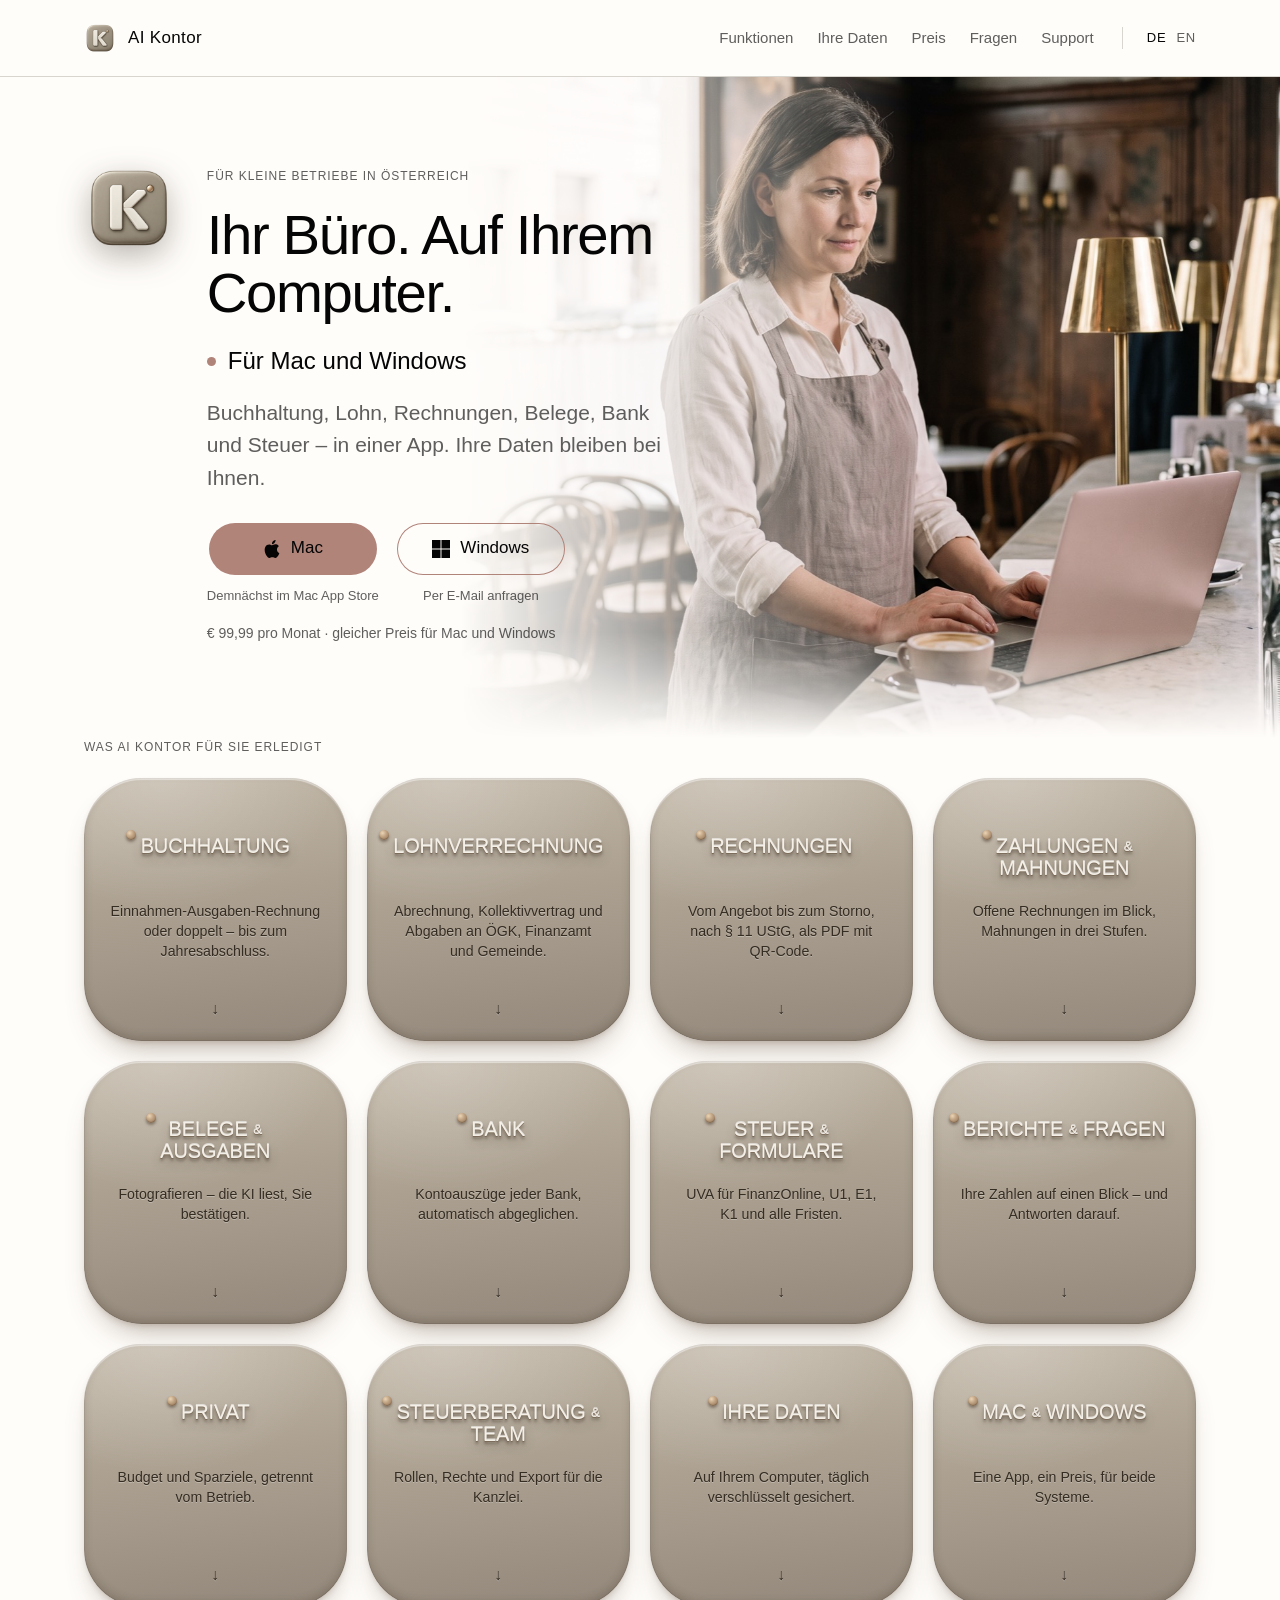
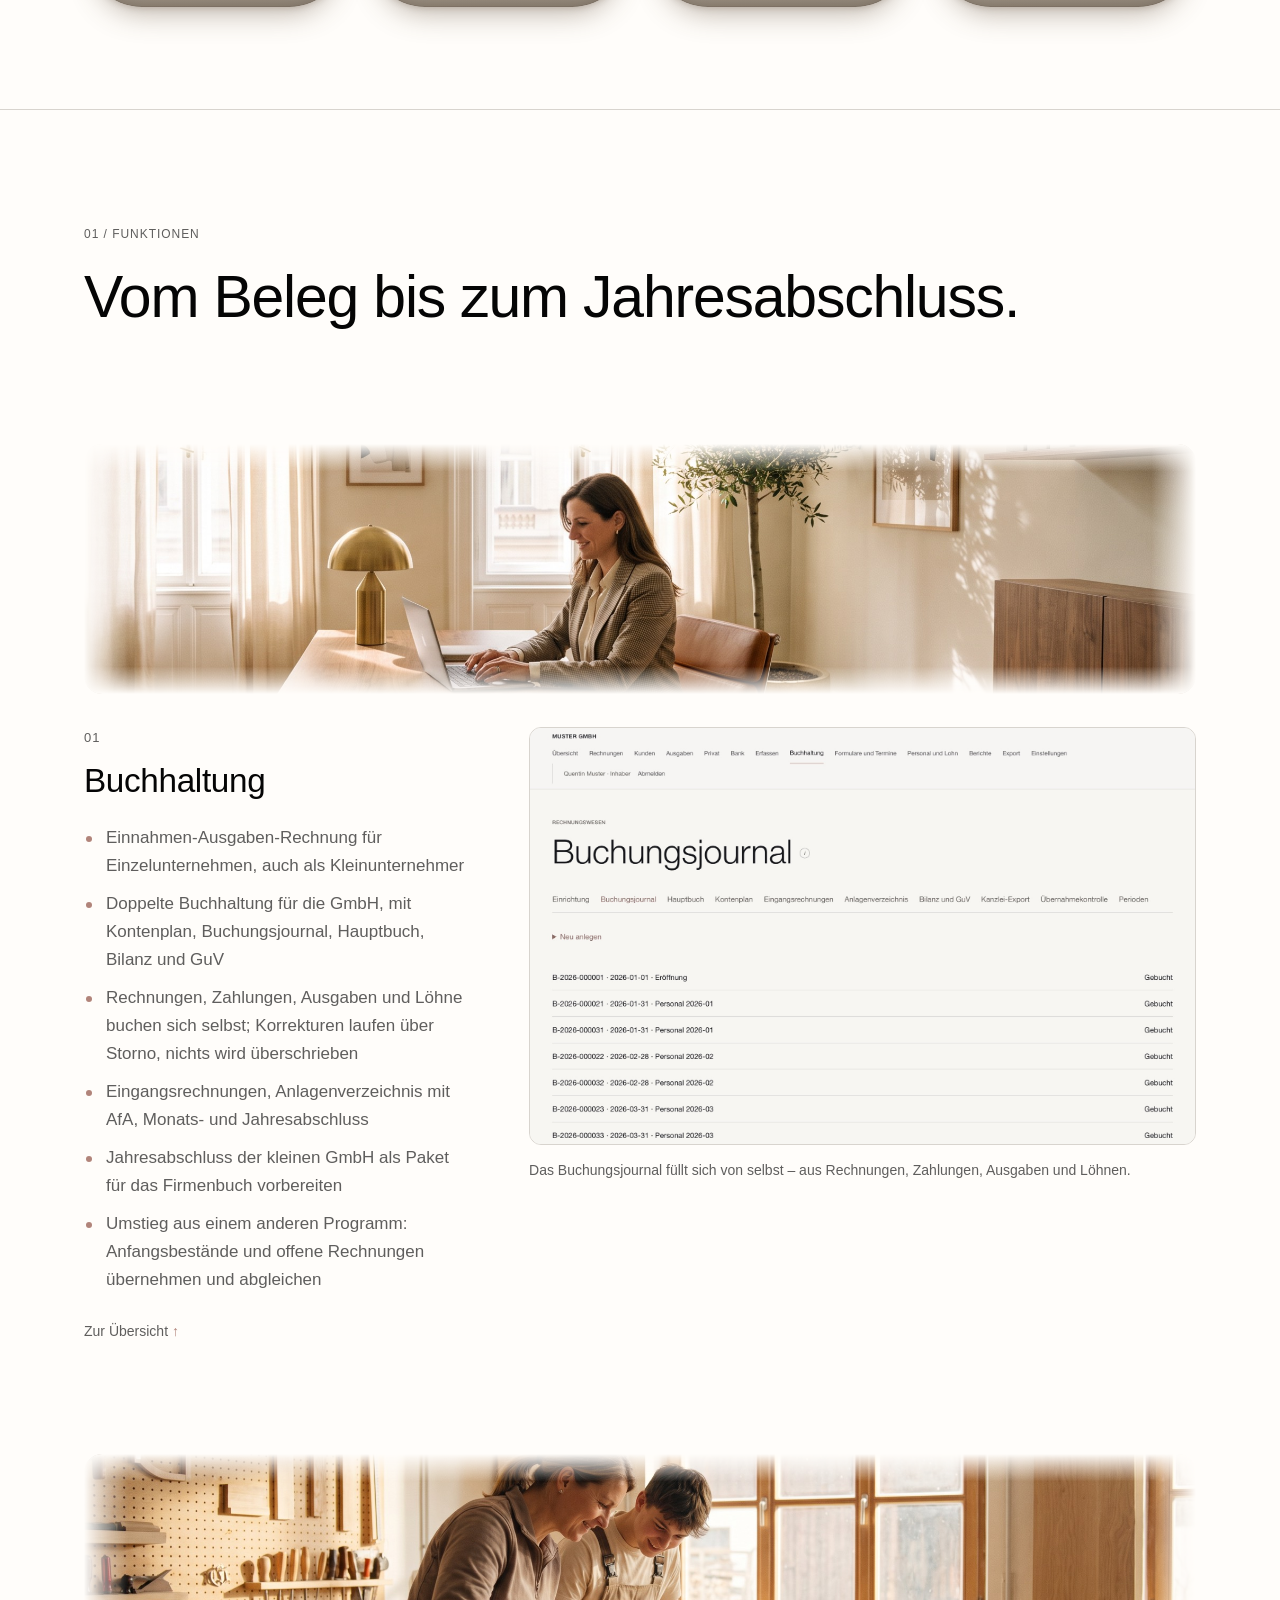
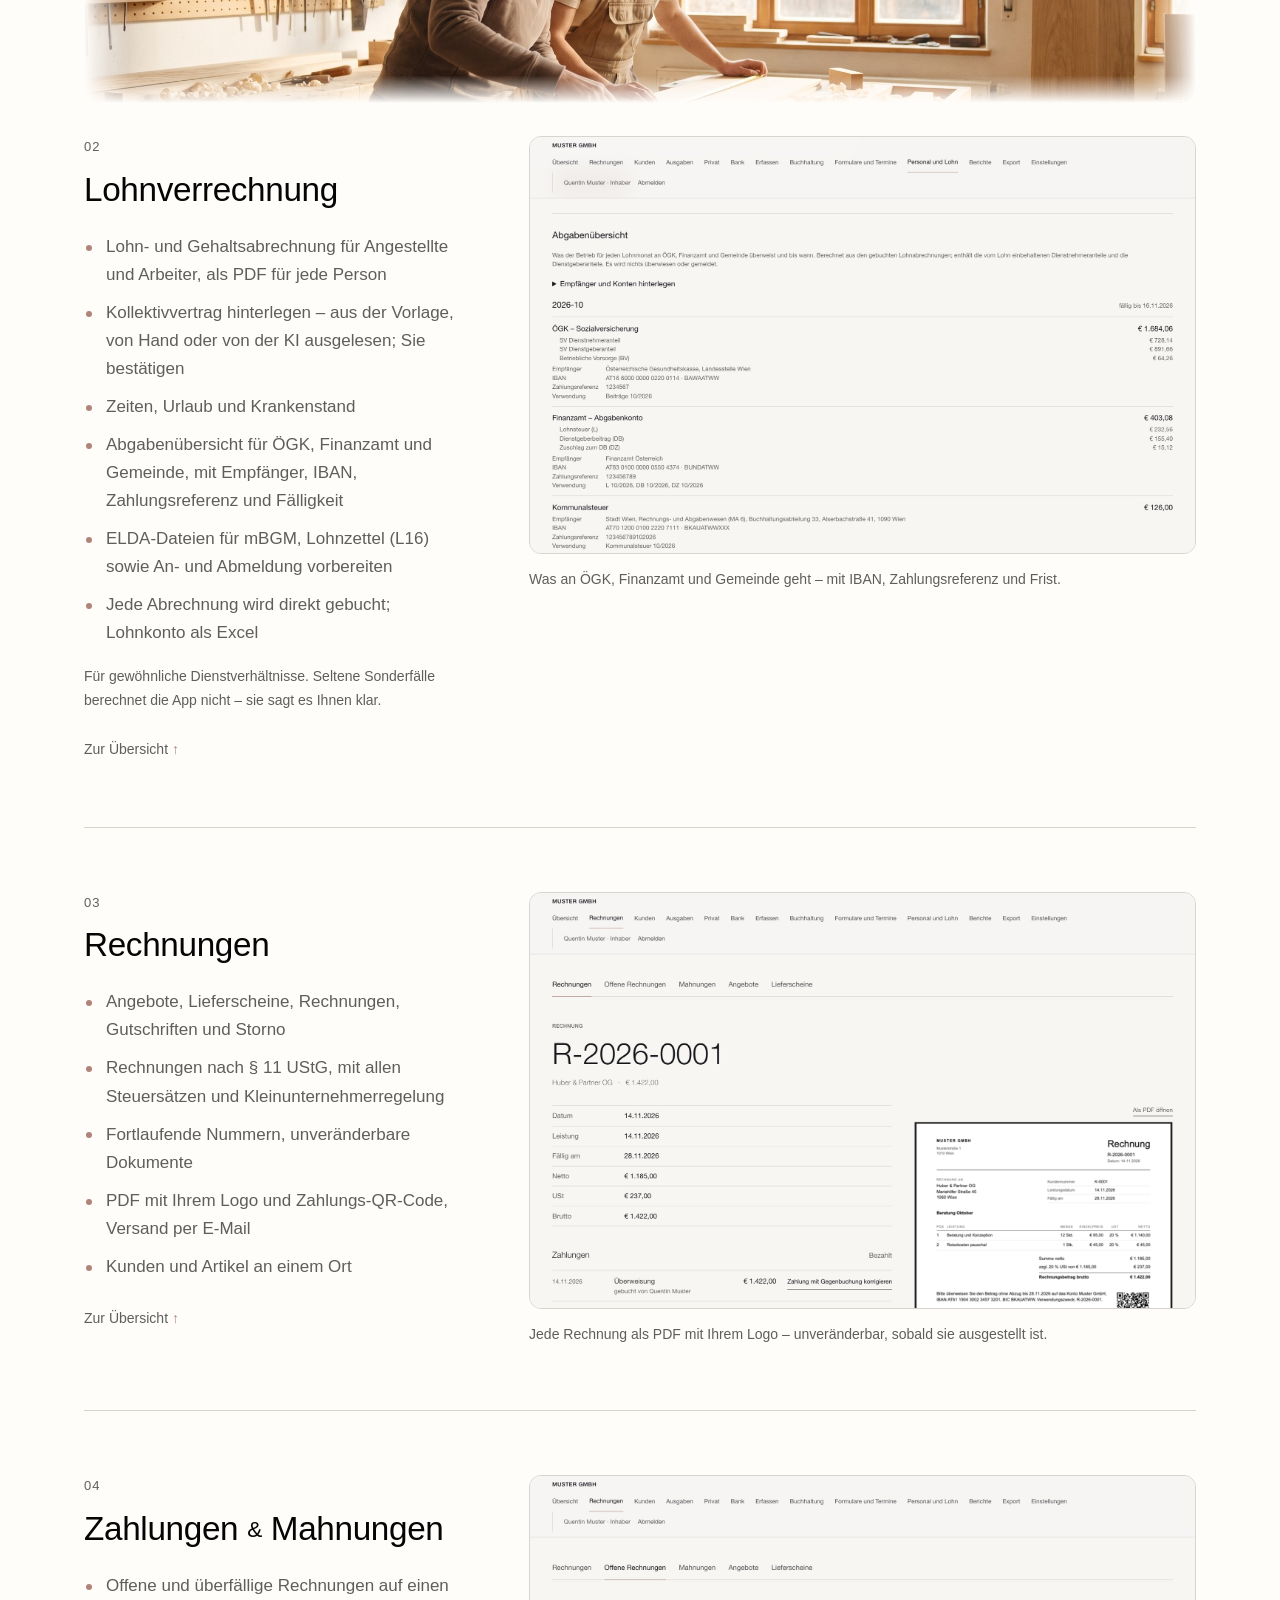
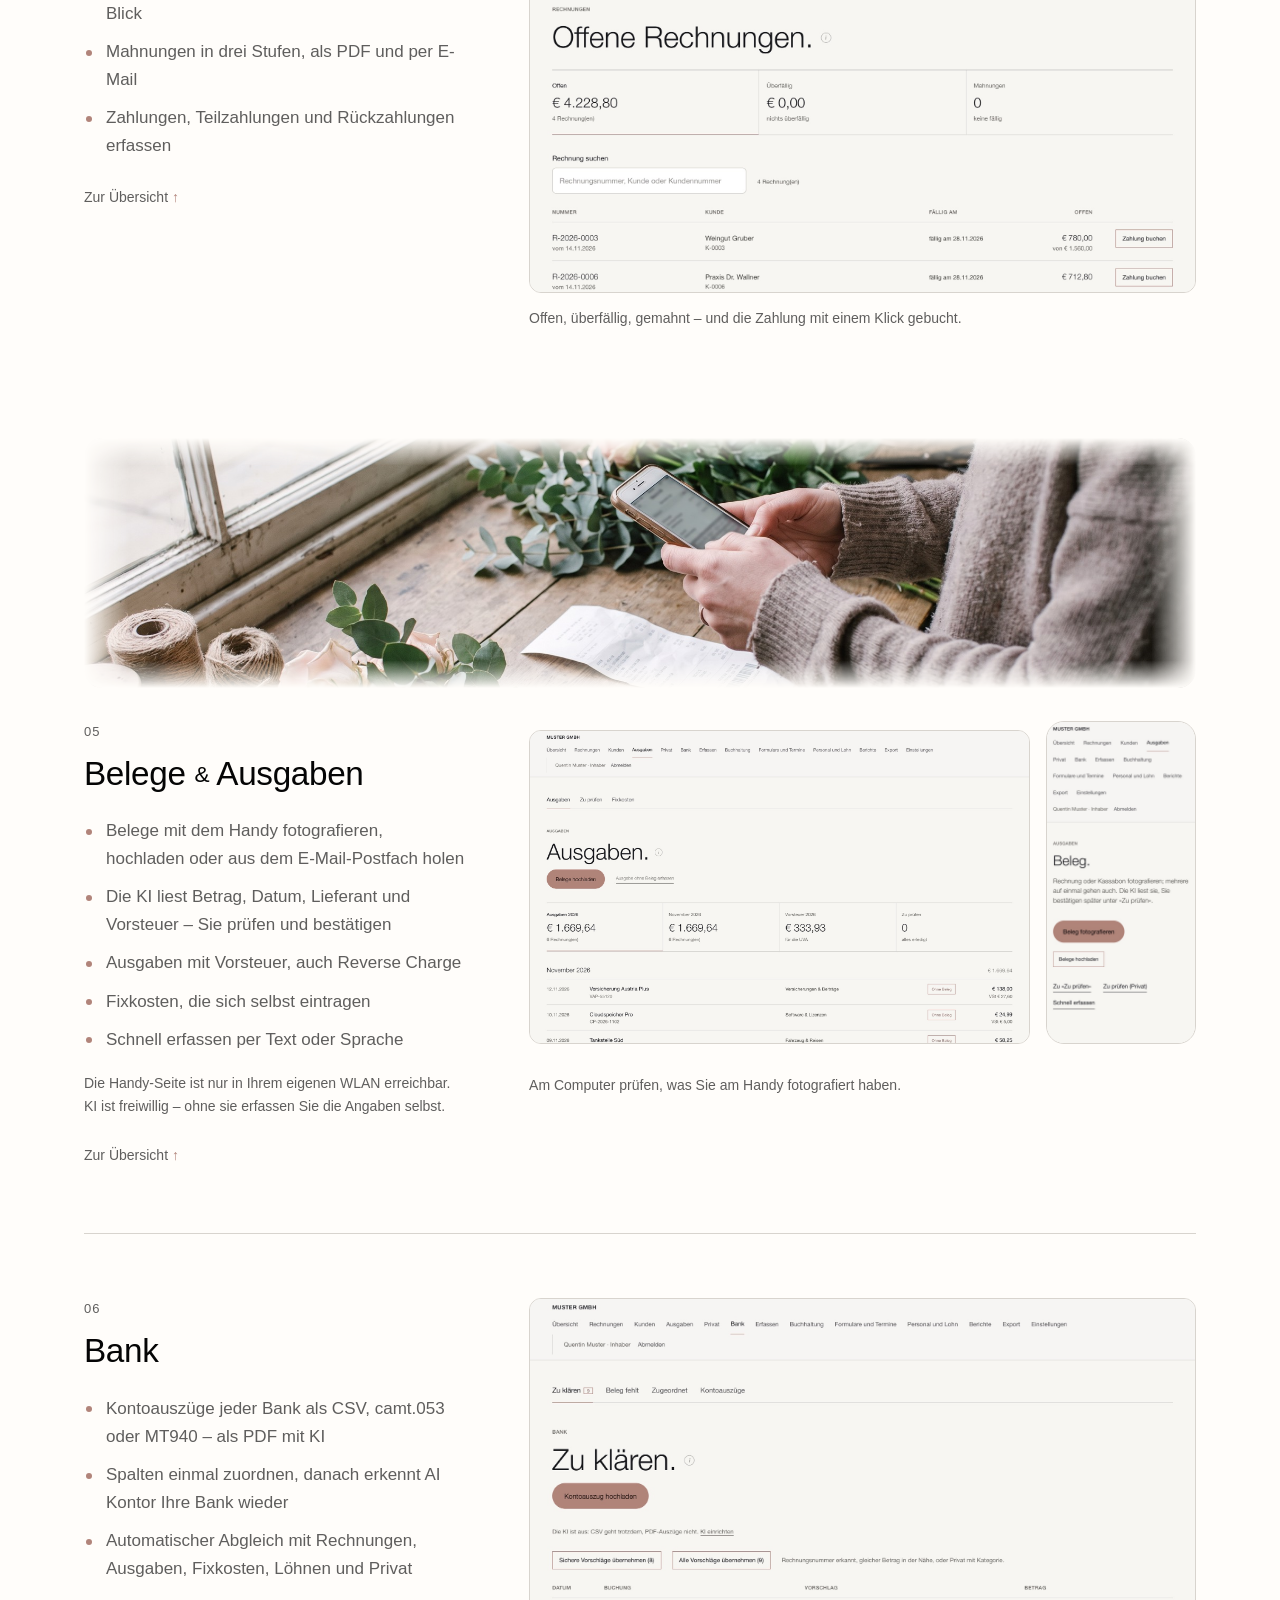
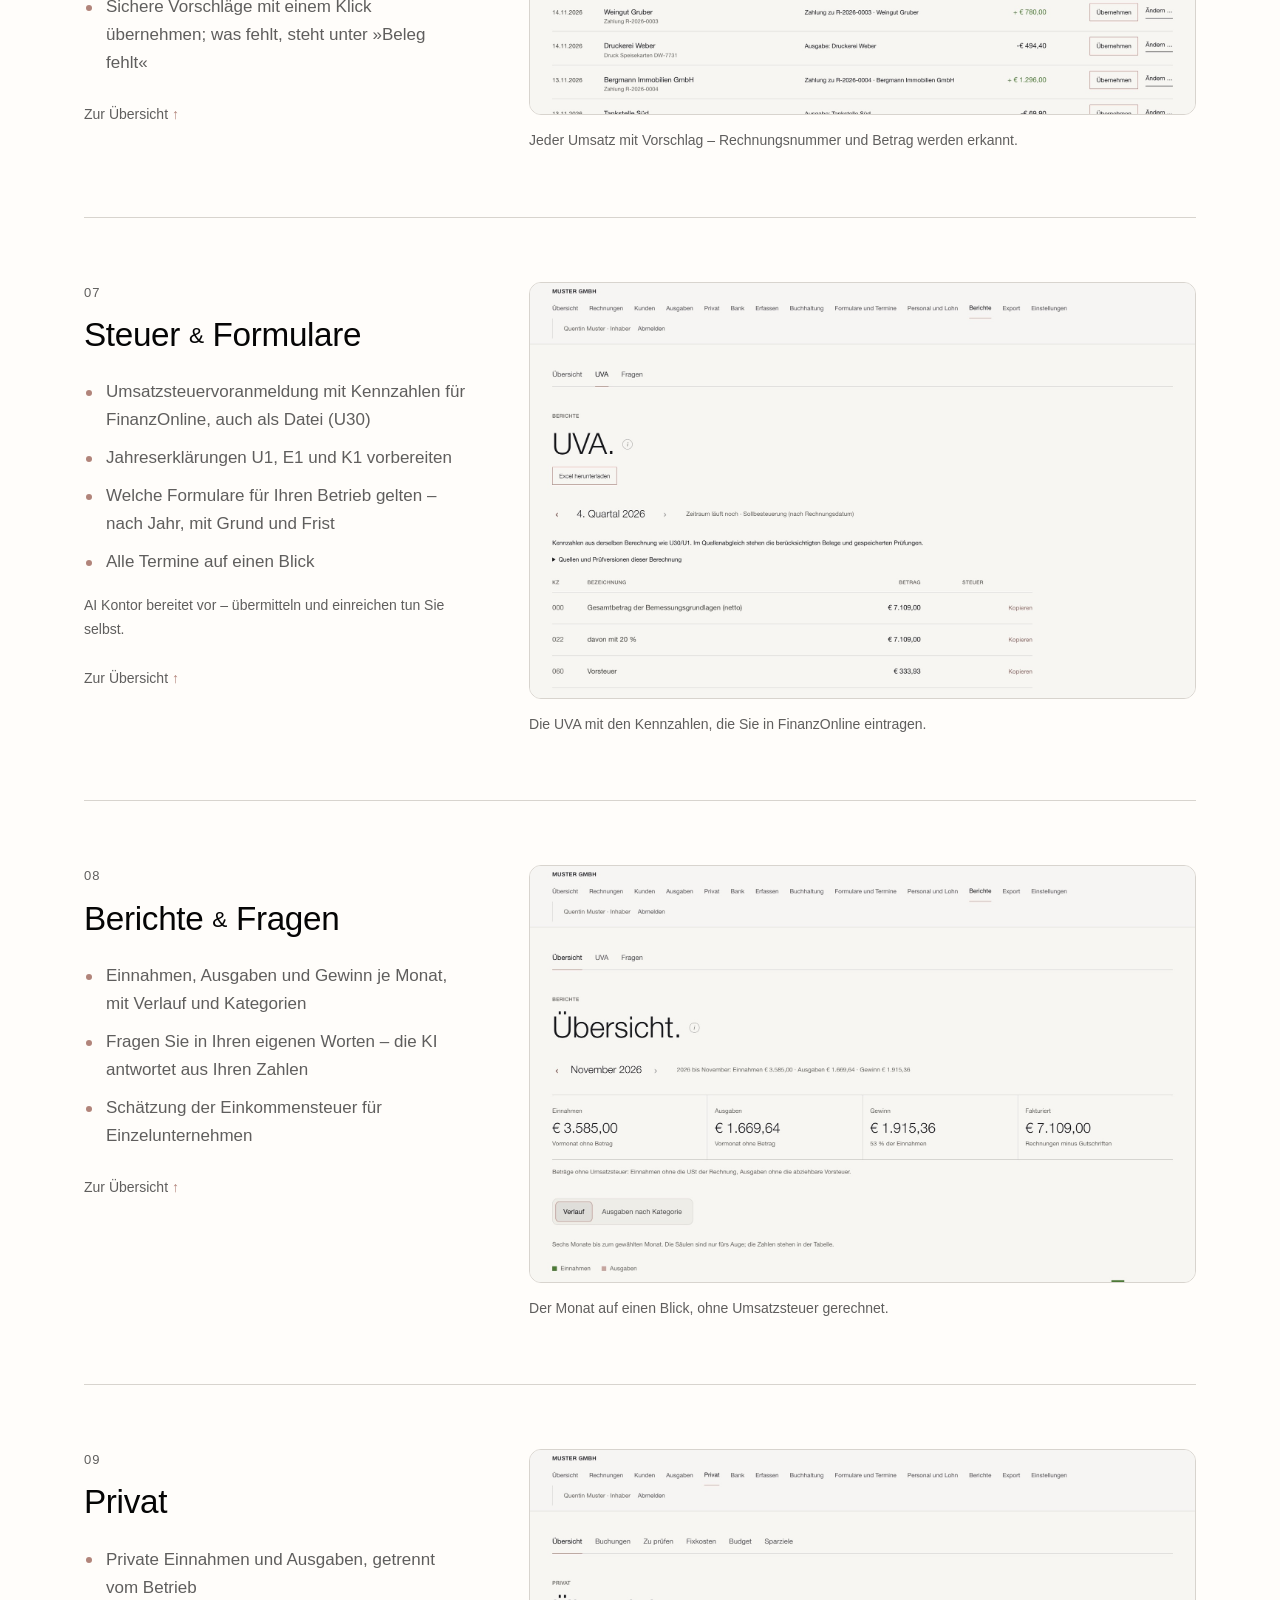
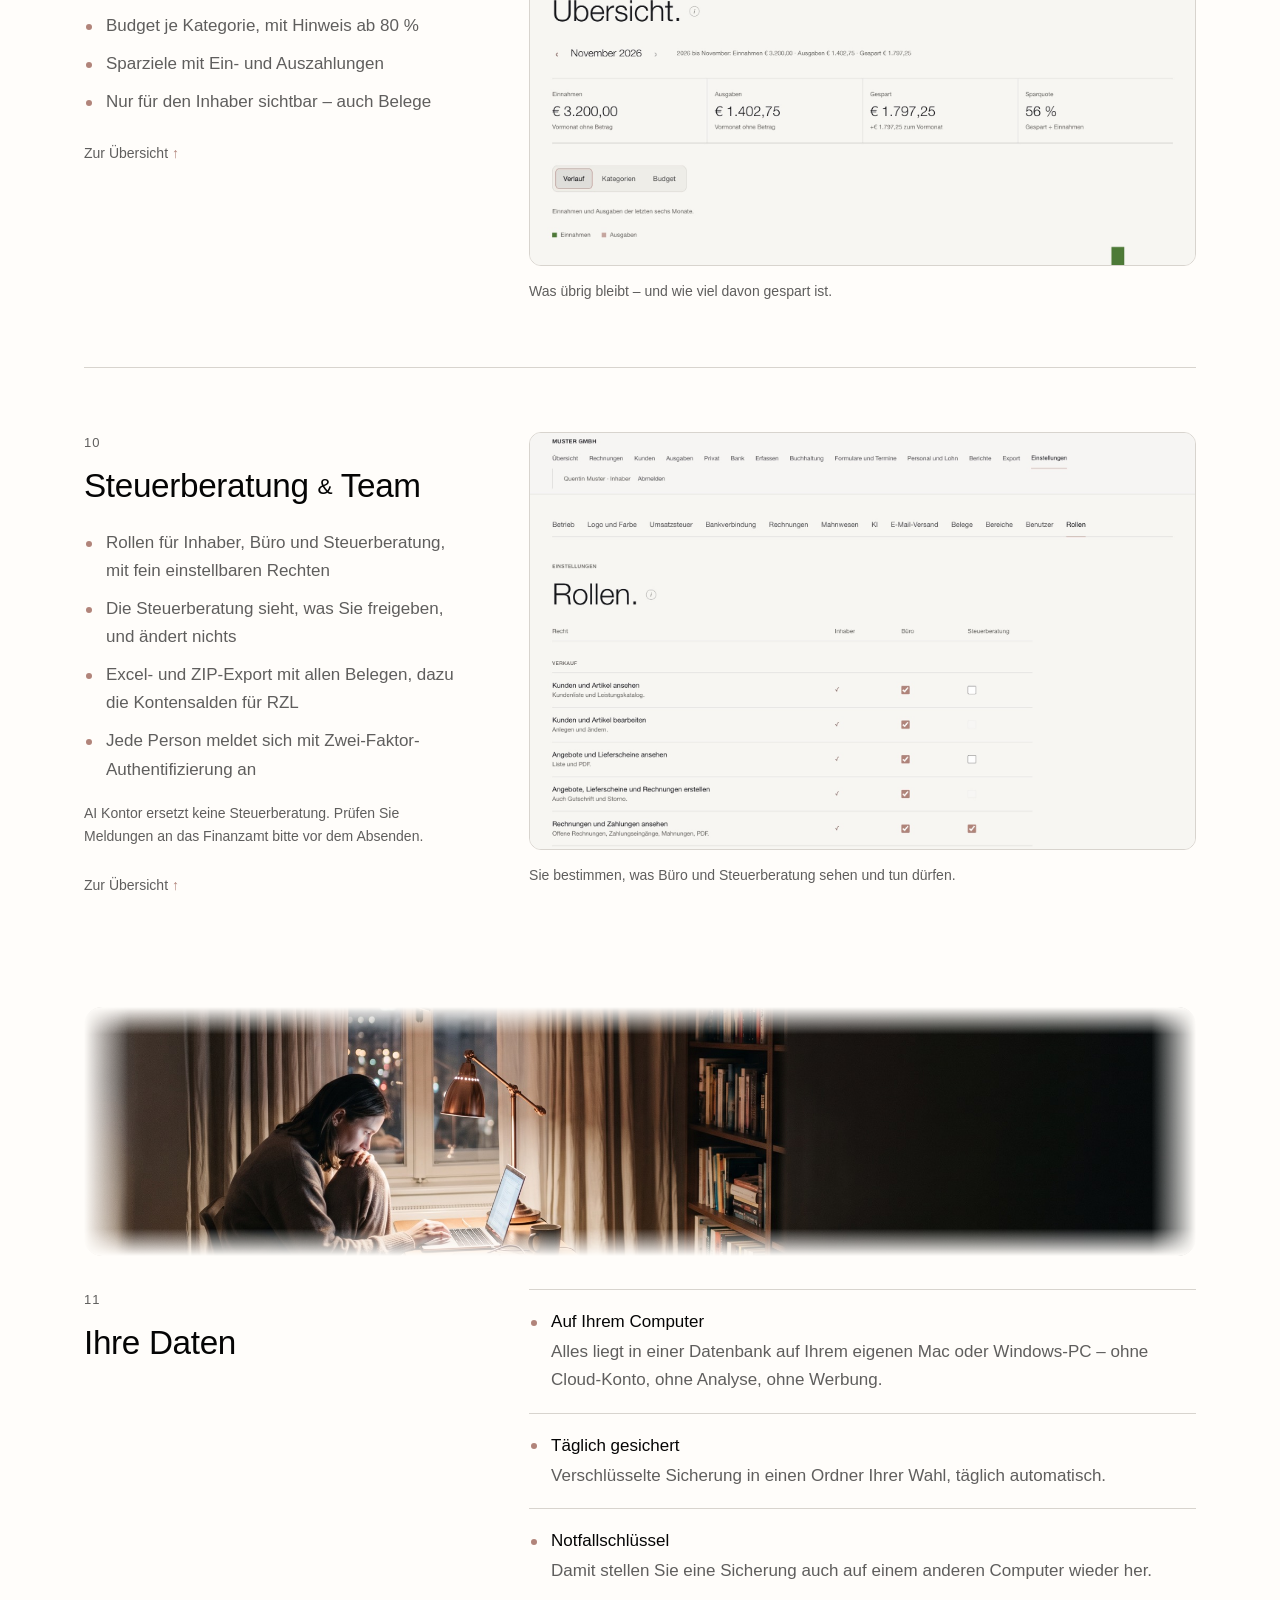
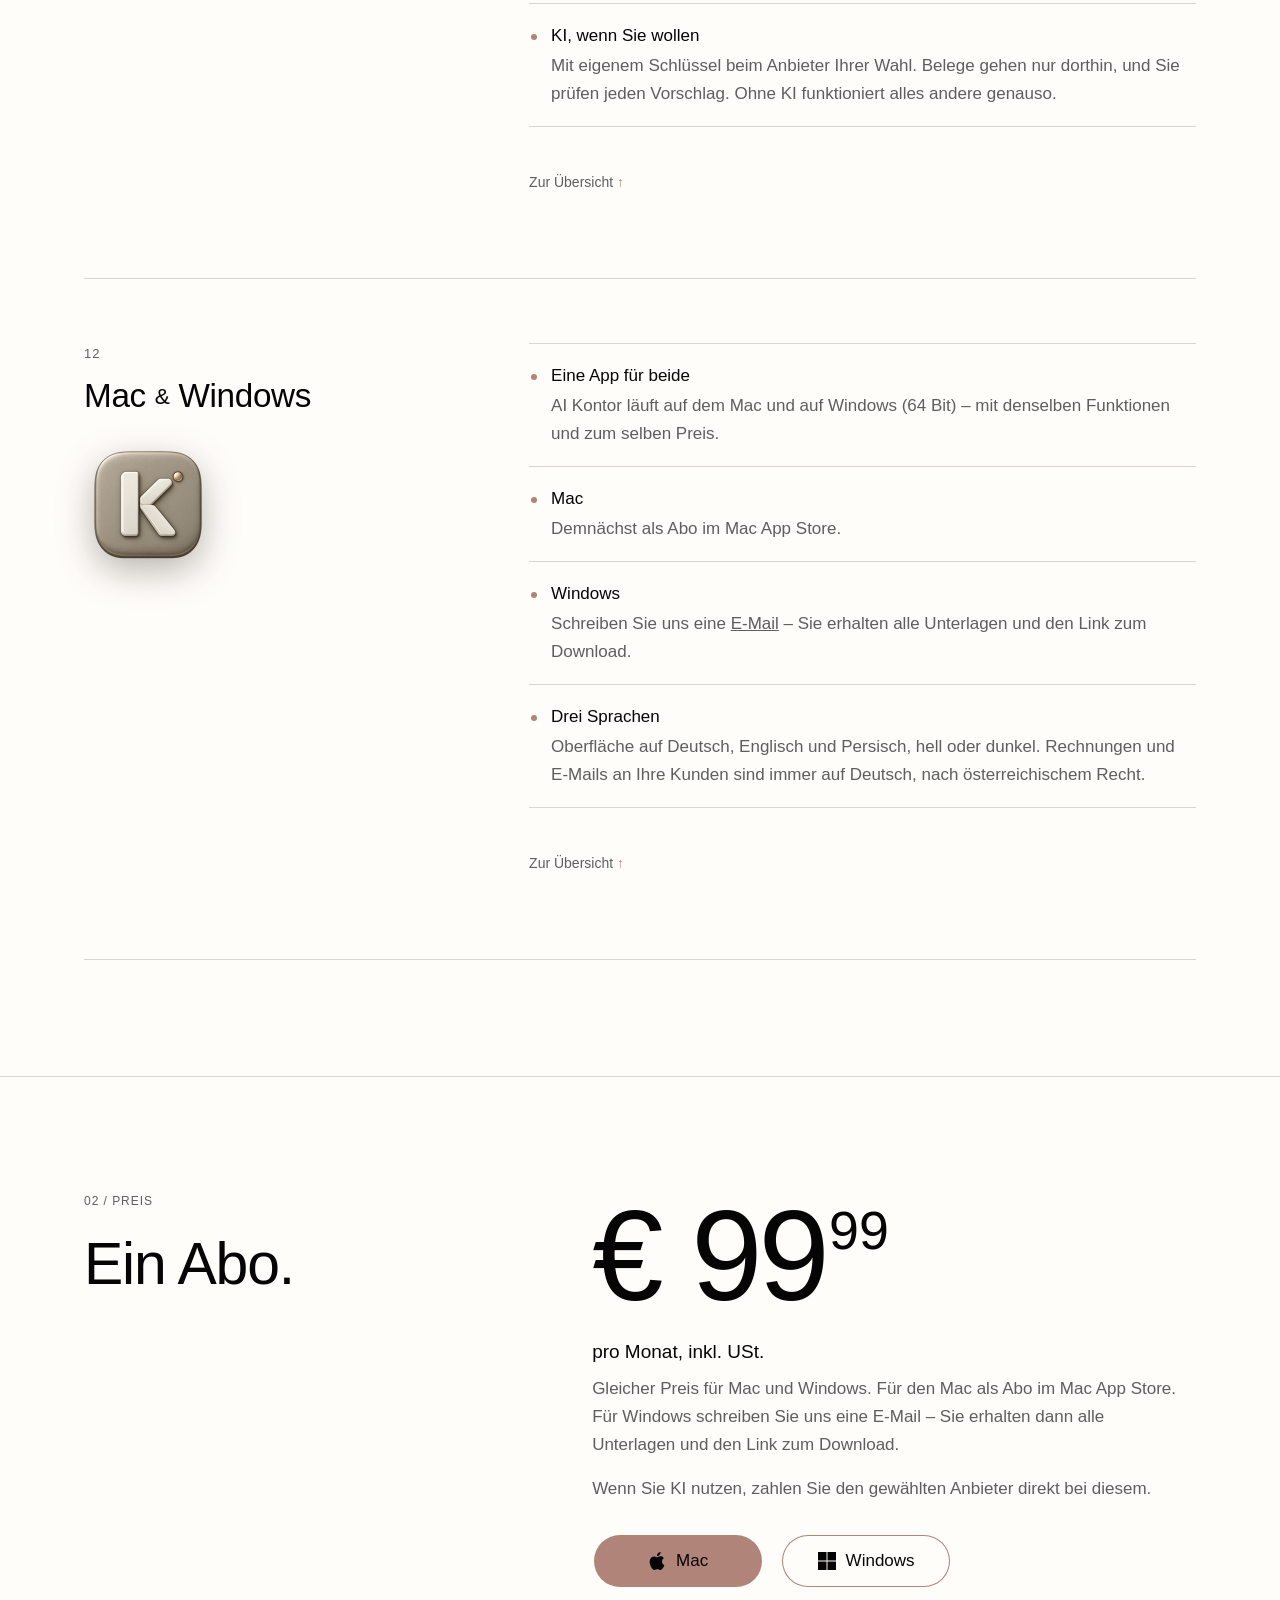
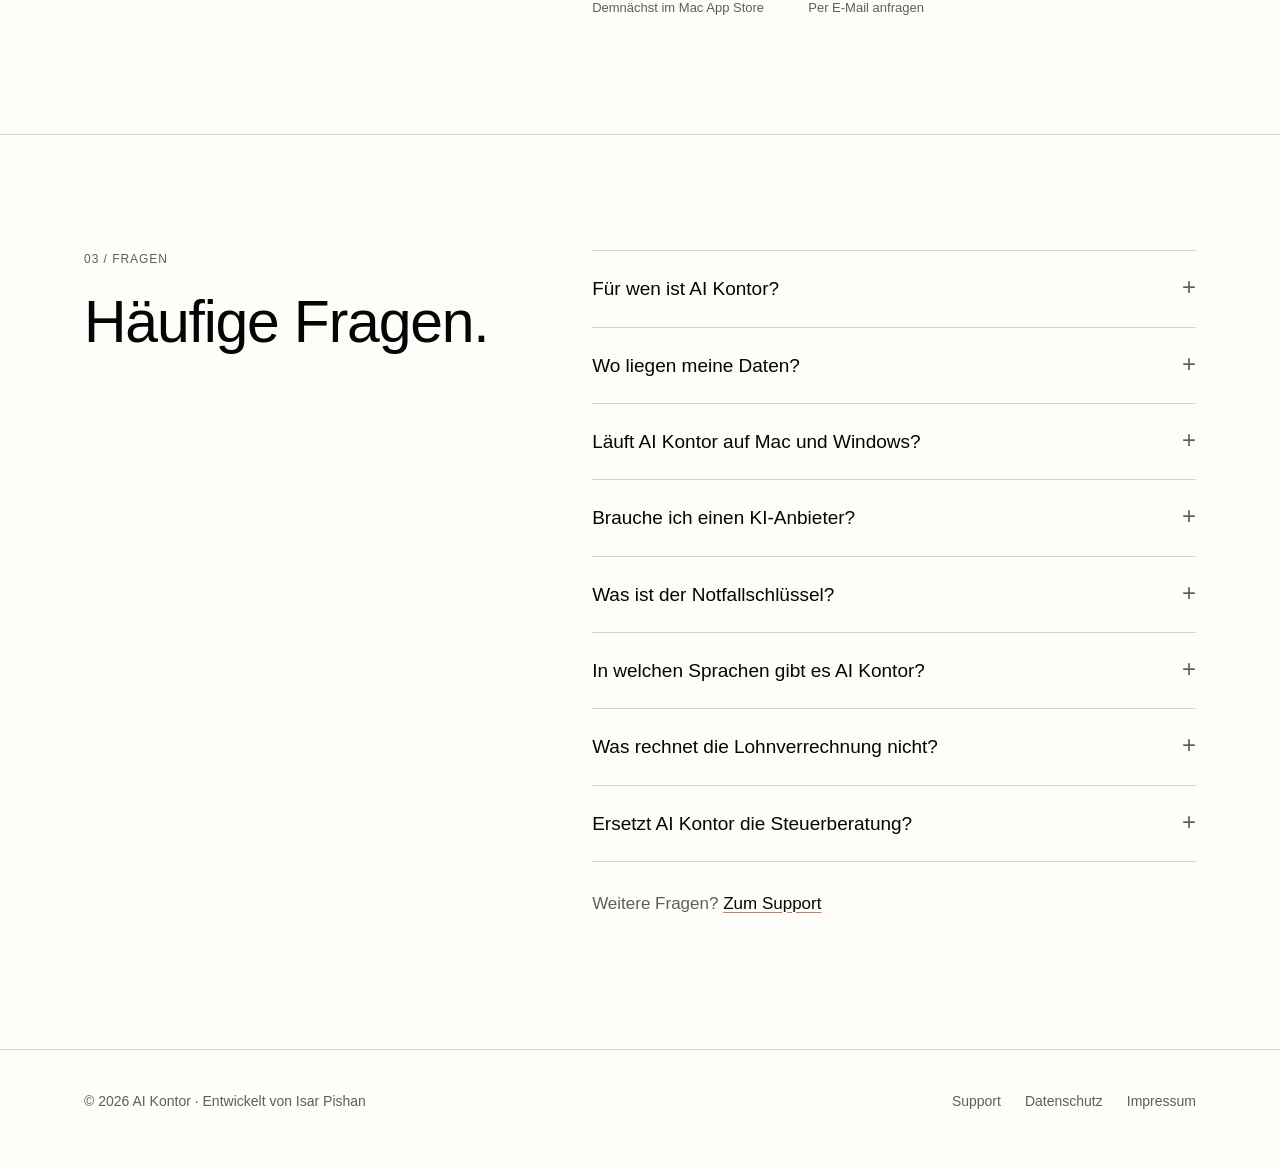
<file: index.html>
<!doctype html>
<html lang="de-AT">
<head>
<meta charset="utf-8">
<meta name="viewport" content="width=device-width, initial-scale=1">
<title>AI Kontor – Buchhaltung, Lohn und Rechnungen für kleine Betriebe in Österreich</title>
<meta name="description" content="Buchhaltung, Lohnverrechnung, Rechnungen nach UStG, Belege mit KI, Bank und UVA – in einer App auf Ihrem Computer, für Mac und Windows. Ihre Daten bleiben bei Ihnen.">
<meta name="color-scheme" content="dark light">
<link rel="icon" href="bilder/icon-64.png">
<link rel="apple-touch-icon" href="bilder/icon-256.png">
<link rel="alternate" hreflang="de" href="index.html">
<link rel="alternate" hreflang="en" href="en/index.html">
<link rel="stylesheet" href="stil.css">
</head>
<body>

<header class="kopf">
  <div class="rahmen">
    <a class="marke" href="index.html"><img src="bilder/icon-64.png" alt="" width="32" height="32">AI Kontor</a>
    <nav class="navi" aria-label="Seite">
      <a href="#uebersicht">Funktionen</a>
      <a href="#daten">Ihre Daten</a>
      <a href="#preis">Preis</a>
      <a href="#fragen">Fragen</a>
      <a href="support.html">Support</a>
    </nav>
    <nav class="sprachen" aria-label="Sprache">
      <a href="index.html" aria-current="page" lang="de">DE</a>
      <a href="en/index.html" lang="en" hreflang="en">EN</a>
    </nav>
  </div>
</header>

<main>
  <section class="hero rahmen">
    <div class="hero-inhalt">
      <img class="hero-icon" src="bilder/icon-256.png" alt="" width="96" height="96">
      <p class="label">Für kleine Betriebe in Österreich</p>
      <h1>Ihr Büro. Auf Ihrem Computer.</h1>
      <p class="plattform">Für Mac und Windows</p>
      <p class="einleitung">Buchhaltung, Lohn, Rechnungen, Belege, Bank und Steuer – in einer App. Ihre Daten bleiben bei Ihnen.</p>
      <div class="knopf-zeile plattform-wahl">
        <div class="wahl"><span class="knopf"><svg class="logo" viewBox="0 0 24 24" aria-hidden="true"><path fill="currentColor" d="M12.152 6.896c-.948 0-2.415-1.078-3.96-1.04-2.04.027-3.91 1.183-4.961 3.014-2.117 3.675-.546 9.103 1.519 12.09 1.013 1.454 2.208 3.09 3.792 3.039 1.52-.065 2.09-.987 3.935-.987 1.831 0 2.35.987 3.96.948 1.637-.026 2.676-1.48 3.676-2.948 1.156-1.688 1.636-3.325 1.662-3.415-.039-.013-3.182-1.221-3.22-4.857-.026-3.04 2.48-4.494 2.597-4.559-1.429-2.09-3.623-2.324-4.39-2.376-2-.156-3.675 1.09-4.61 1.09zM15.53 3.83c.843-1.012 1.4-2.427 1.245-3.83-1.207.052-2.662.805-3.532 1.818-.78.896-1.454 2.338-1.273 3.714 1.338.104 2.715-.688 3.559-1.701"/></svg>Mac</span><span class="wahl-text">Demnächst im Mac App Store</span></div>
        <div class="wahl"><a class="knopf knopf-rand" href="mailto:isar.pishan@gmail.com?subject=AI%20Kontor%20f%C3%BCr%20Windows" aria-label="Für Windows per E-Mail anfragen"><svg class="logo" viewBox="0 0 24 24" aria-hidden="true"><path fill="currentColor" d="M0 0h11.377v11.372H0zm12.623 0H24v11.372H12.623zM0 12.623h11.377V24H0zm12.623 0H24V24H12.623z"/></svg>Windows</a><span class="wahl-text">Per E-Mail anfragen</span></div>
      </div>
      <p class="klein">€ 99,99 pro Monat · gleicher Preis für Mac und Windows</p>
    </div>
    <figure class="hero-foto"><img src="bilder/foto-hero.jpg" width="1208" height="1500" fetchpriority="high" alt="Inhaberin eines Wiener Cafés am Morgen an der Theke, mit Laptop, Kaffee und Belegen"></figure>
  </section>

  <section class="uebersicht rahmen" id="uebersicht" aria-labelledby="ueberblick-titel">
    <p class="label" id="ueberblick-titel">Was AI Kontor für Sie erledigt</p>
    <ul class="kacheln">
      <li><a class="kachel" href="#buchhaltung"><span class="kachel-titel"><span class="titel-wort">Buchhaltung</span></span><span class="kachel-text">Einnahmen-Ausgaben-Rechnung oder doppelt – bis zum Jahresabschluss.</span><span class="kachel-pfeil" aria-hidden="true">↓</span></a></li>
      <li><a class="kachel" href="#lohn"><span class="kachel-titel"><span class="titel-wort">Lohnverrechnung</span></span><span class="kachel-text">Abrechnung, Kollektivvertrag und Abgaben an ÖGK, Finanzamt und Gemeinde.</span><span class="kachel-pfeil" aria-hidden="true">↓</span></a></li>
      <li><a class="kachel" href="#rechnungen"><span class="kachel-titel"><span class="titel-wort">Rechnungen</span></span><span class="kachel-text">Vom Angebot bis zum Storno, nach § 11 UStG, als PDF mit QR-Code.</span><span class="kachel-pfeil" aria-hidden="true">↓</span></a></li>
      <li><a class="kachel" href="#zahlungen"><span class="kachel-titel"><span class="titel-wort">Zahlungen <span class="und">&amp;</span><br>Mahnungen</span></span><span class="kachel-text">Offene Rechnungen im Blick, Mahnungen in drei Stufen.</span><span class="kachel-pfeil" aria-hidden="true">↓</span></a></li>
      <li><a class="kachel" href="#belege"><span class="kachel-titel"><span class="titel-wort">Belege <span class="und">&amp;</span><br>Ausgaben</span></span><span class="kachel-text">Fotografieren – die KI liest, Sie bestätigen.</span><span class="kachel-pfeil" aria-hidden="true">↓</span></a></li>
      <li><a class="kachel" href="#bank"><span class="kachel-titel"><span class="titel-wort">Bank</span></span><span class="kachel-text">Kontoauszüge jeder Bank, automatisch abgeglichen.</span><span class="kachel-pfeil" aria-hidden="true">↓</span></a></li>
      <li><a class="kachel" href="#steuer"><span class="kachel-titel"><span class="titel-wort">Steuer <span class="und">&amp;</span><br>Formulare</span></span><span class="kachel-text">UVA für FinanzOnline, U1, E1, K1 und alle Fristen.</span><span class="kachel-pfeil" aria-hidden="true">↓</span></a></li>
      <li><a class="kachel" href="#berichte"><span class="kachel-titel"><span class="titel-wort">Berichte <span class="und">&amp;</span> Fragen</span></span><span class="kachel-text">Ihre Zahlen auf einen Blick – und Antworten darauf.</span><span class="kachel-pfeil" aria-hidden="true">↓</span></a></li>
      <li><a class="kachel" href="#privat"><span class="kachel-titel"><span class="titel-wort">Privat</span></span><span class="kachel-text">Budget und Sparziele, getrennt vom Betrieb.</span><span class="kachel-pfeil" aria-hidden="true">↓</span></a></li>
      <li><a class="kachel" href="#team"><span class="kachel-titel"><span class="titel-wort">Steuerberatung <span class="und">&amp;</span><br>Team</span></span><span class="kachel-text">Rollen, Rechte und Export für die Kanzlei.</span><span class="kachel-pfeil" aria-hidden="true">↓</span></a></li>
      <li><a class="kachel" href="#daten"><span class="kachel-titel"><span class="titel-wort">Ihre Daten</span></span><span class="kachel-text">Auf Ihrem Computer, täglich verschlüsselt gesichert.</span><span class="kachel-pfeil" aria-hidden="true">↓</span></a></li>
      <li><a class="kachel" href="#plattform"><span class="kachel-titel"><span class="titel-wort">Mac <span class="und">&amp;</span> Windows</span></span><span class="kachel-text">Eine App, ein Preis, für beide Systeme.</span><span class="kachel-pfeil" aria-hidden="true">↓</span></a></li>
    </ul>
  </section>


  <section class="abschnitt" aria-labelledby="funktionen-titel">
    <div class="rahmen">
      <p class="label">01 / Funktionen</p>
      <h2 id="funktionen-titel">Vom Beleg bis zum Jahresabschluss.</h2>

      <div class="funktionen">
        <figure class="band"><img src="bilder/foto-buchhaltung.jpg" style="--fokus: 45% 58%" width="2100" height="1339" loading="lazy" alt="Inhaberin einer kleinen Beratung in ihrem hellen, eleganten Büro im Altbau, am Laptop"></figure>

        <article class="funktion" id="buchhaltung">
          <div class="funktion-text">
            <span class="nr">01</span>
            <h3>Buchhaltung</h3>
            <ul class="punkte">
              <li>Einnahmen-Ausgaben-Rechnung für Einzelunternehmen, auch als Kleinunternehmer</li>
              <li>Doppelte Buchhaltung für die GmbH, mit Kontenplan, Buchungsjournal, Hauptbuch, Bilanz und GuV</li>
              <li>Rechnungen, Zahlungen, Ausgaben und Löhne buchen sich selbst; Korrekturen laufen über Storno, nichts wird überschrieben</li>
              <li>Eingangsrechnungen, Anlagenverzeichnis mit AfA, Monats- und Jahresabschluss</li>
              <li>Jahresabschluss der kleinen GmbH als Paket für das Firmenbuch vorbereiten</li>
              <li>Umstieg aus einem anderen Programm: Anfangsbestände und offene Rechnungen übernehmen und abgleichen</li>
            </ul>
            <a class="nach-oben" href="#uebersicht">Zur Übersicht <span aria-hidden="true">↑</span></a>
          </div>
          <figure class="bild">
            <picture>
              <source media="(prefers-color-scheme: dark)" srcset="bilder/07-buchhaltung-de-dunkel.jpg">
              <img src="bilder/07-buchhaltung-de-hell.jpg" width="1800" height="1125" loading="lazy"
                   alt="Das Buchungsjournal in AI Kontor mit Eröffnung und gebuchten Lohnabrechnungen">
            </picture>
            <figcaption>Das Buchungsjournal füllt sich von selbst – aus Rechnungen, Zahlungen, Ausgaben und Löhnen.</figcaption>
          </figure>
        </article>

        <figure class="band"><img src="bilder/foto-lohn.jpg" style="--fokus: 42% 48%" width="2100" height="891" loading="lazy" alt="Tischlermeisterin und Lehrling messen gemeinsam ein Brett in einer hellen Werkstatt"></figure>

        <article class="funktion" id="lohn">
          <div class="funktion-text">
            <span class="nr">02</span>
            <h3>Lohnverrechnung</h3>
            <ul class="punkte">
              <li>Lohn- und Gehaltsabrechnung für Angestellte und Arbeiter, als PDF für jede Person</li>
              <li>Kollektivvertrag hinterlegen – aus der Vorlage, von Hand oder von der KI ausgelesen; Sie bestätigen</li>
              <li>Zeiten, Urlaub und Krankenstand</li>
              <li>Abgabenübersicht für ÖGK, Finanzamt und Gemeinde, mit Empfänger, IBAN, Zahlungsreferenz und Fälligkeit</li>
              <li>ELDA-Dateien für mBGM, Lohnzettel (L16) sowie An- und Abmeldung vorbereiten</li>
              <li>Jede Abrechnung wird direkt gebucht; Lohnkonto als Excel</li>
            </ul>
            <p class="hinweis">Für gewöhnliche Dienstverhältnisse. Seltene Sonderfälle berechnet die App nicht – sie sagt es Ihnen klar.</p>
            <a class="nach-oben" href="#uebersicht">Zur Übersicht <span aria-hidden="true">↑</span></a>
          </div>
          <figure class="bild">
            <picture>
              <source media="(prefers-color-scheme: dark)" srcset="bilder/09-lohn-de-dunkel.jpg">
              <img src="bilder/09-lohn-de-hell.jpg" width="1800" height="1125" loading="lazy"
                   alt="Abgabenübersicht in AI Kontor: Beträge für ÖGK, Finanzamt und Kommunalsteuer mit Empfänger, IBAN und Zahlungsreferenz">
            </picture>
            <figcaption>Was an ÖGK, Finanzamt und Gemeinde geht – mit IBAN, Zahlungsreferenz und Frist.</figcaption>
          </figure>
        </article>

        <article class="funktion" id="rechnungen">
          <div class="funktion-text">
            <span class="nr">03</span>
            <h3>Rechnungen</h3>
            <ul class="punkte">
              <li>Angebote, Lieferscheine, Rechnungen, Gutschriften und Storno</li>
              <li>Rechnungen nach § 11 UStG, mit allen Steuersätzen und Kleinunternehmerregelung</li>
              <li>Fortlaufende Nummern, unveränderbare Dokumente</li>
              <li>PDF mit Ihrem Logo und Zahlungs-QR-Code, Versand per E-Mail</li>
              <li>Kunden und Artikel an einem Ort</li>
            </ul>
            <a class="nach-oben" href="#uebersicht">Zur Übersicht <span aria-hidden="true">↑</span></a>
          </div>
          <figure class="bild">
            <picture>
              <source media="(prefers-color-scheme: dark)" srcset="bilder/02-rechnung-de-dunkel.jpg">
              <img src="bilder/02-rechnung-de-hell.jpg" width="1800" height="1125" loading="lazy"
                   alt="Eine Rechnung in AI Kontor mit Vorschau des PDF">
            </picture>
            <figcaption>Jede Rechnung als PDF mit Ihrem Logo – unveränderbar, sobald sie ausgestellt ist.</figcaption>
          </figure>
        </article>

        <article class="funktion" id="zahlungen">
          <div class="funktion-text">
            <span class="nr">04</span>
            <h3>Zahlungen <span class="und">&amp;</span> Mahnungen</h3>
            <ul class="punkte">
              <li>Offene und überfällige Rechnungen auf einen Blick</li>
              <li>Mahnungen in drei Stufen, als PDF und per E-Mail</li>
              <li>Zahlungen, Teilzahlungen und Rückzahlungen erfassen</li>
            </ul>
            <a class="nach-oben" href="#uebersicht">Zur Übersicht <span aria-hidden="true">↑</span></a>
          </div>
          <figure class="bild">
            <picture>
              <source media="(prefers-color-scheme: dark)" srcset="bilder/03-offen-de-dunkel.jpg">
              <img src="bilder/03-offen-de-hell.jpg" width="1800" height="1125" loading="lazy"
                   alt="Offene Rechnungen in AI Kontor mit Summe, Fälligkeit und Knopf zum Buchen der Zahlung">
            </picture>
            <figcaption>Offen, überfällig, gemahnt – und die Zahlung mit einem Klick gebucht.</figcaption>
          </figure>
        </article>

        <figure class="band"><img src="bilder/foto-belege.jpg" style="--fokus: 58% 45%" width="2100" height="891" loading="lazy" alt="Floristin fotografiert in ihrem Blumengeschäft einen Beleg mit dem Handy"></figure>

        <article class="funktion" id="belege">
          <div class="funktion-text">
            <span class="nr">05</span>
            <h3>Belege <span class="und">&amp;</span> Ausgaben</h3>
            <ul class="punkte">
              <li>Belege mit dem Handy fotografieren, hochladen oder aus dem E-Mail-Postfach holen</li>
              <li>Die KI liest Betrag, Datum, Lieferant und Vorsteuer – Sie prüfen und bestätigen</li>
              <li>Ausgaben mit Vorsteuer, auch Reverse Charge</li>
              <li>Fixkosten, die sich selbst eintragen</li>
              <li>Schnell erfassen per Text oder Sprache</li>
            </ul>
            <p class="hinweis">Die Handy-Seite ist nur in Ihrem eigenen WLAN erreichbar. KI ist freiwillig – ohne sie erfassen Sie die Angaben selbst.</p>
            <a class="nach-oben" href="#uebersicht">Zur Übersicht <span aria-hidden="true">↑</span></a>
          </div>
          <figure class="bild paar">
            <picture>
              <source media="(prefers-color-scheme: dark)" srcset="bilder/04-ausgaben-de-dunkel.jpg">
              <img src="bilder/04-ausgaben-de-hell.jpg" width="1800" height="1125" loading="lazy"
                   alt="Ausgaben in AI Kontor mit Lieferant, Kategorie und Vorsteuer">
            </picture>
            <picture class="handy">
              <source media="(prefers-color-scheme: dark)" srcset="bilder/15-beleg-handy-de-dunkel.jpg">
              <img src="bilder/15-beleg-handy-de-hell.jpg" width="600" height="1300" loading="lazy"
                   alt="Die Handy-Seite von AI Kontor mit dem Knopf »Beleg fotografieren«">
            </picture>
            <figcaption>Am Computer prüfen, was Sie am Handy fotografiert haben.</figcaption>
          </figure>
        </article>

        <article class="funktion" id="bank">
          <div class="funktion-text">
            <span class="nr">06</span>
            <h3>Bank</h3>
            <ul class="punkte">
              <li>Kontoauszüge jeder Bank als CSV, camt.053 oder MT940 – als PDF mit KI</li>
              <li>Spalten einmal zuordnen, danach erkennt AI Kontor Ihre Bank wieder</li>
              <li>Automatischer Abgleich mit Rechnungen, Ausgaben, Fixkosten, Löhnen und Privat</li>
              <li>Sichere Vorschläge mit einem Klick übernehmen; was fehlt, steht unter »Beleg fehlt«</li>
            </ul>
            <a class="nach-oben" href="#uebersicht">Zur Übersicht <span aria-hidden="true">↑</span></a>
          </div>
          <figure class="bild">
            <picture>
              <source media="(prefers-color-scheme: dark)" srcset="bilder/10-bank-de-dunkel.jpg">
              <img src="bilder/10-bank-de-hell.jpg" width="1800" height="1125" loading="lazy"
                   alt="Bankabgleich in AI Kontor: Umsätze mit Vorschlägen zu Rechnungen und Ausgaben">
            </picture>
            <figcaption>Jeder Umsatz mit Vorschlag – Rechnungsnummer und Betrag werden erkannt.</figcaption>
          </figure>
        </article>

        <article class="funktion" id="steuer">
          <div class="funktion-text">
            <span class="nr">07</span>
            <h3>Steuer <span class="und">&amp;</span> Formulare</h3>
            <ul class="punkte">
              <li>Umsatzsteuervoranmeldung mit Kennzahlen für FinanzOnline, auch als Datei (U30)</li>
              <li>Jahreserklärungen U1, E1 und K1 vorbereiten</li>
              <li>Welche Formulare für Ihren Betrieb gelten – nach Jahr, mit Grund und Frist</li>
              <li>Alle Termine auf einen Blick</li>
            </ul>
            <p class="hinweis">AI Kontor bereitet vor – übermitteln und einreichen tun Sie selbst.</p>
            <a class="nach-oben" href="#uebersicht">Zur Übersicht <span aria-hidden="true">↑</span></a>
          </div>
          <figure class="bild">
            <picture>
              <source media="(prefers-color-scheme: dark)" srcset="bilder/06-uva-de-dunkel.jpg">
              <img src="bilder/06-uva-de-hell.jpg" width="1800" height="1125" loading="lazy"
                   alt="Umsatzsteuervoranmeldung in AI Kontor mit Kennzahlen für FinanzOnline">
            </picture>
            <figcaption>Die UVA mit den Kennzahlen, die Sie in FinanzOnline eintragen.</figcaption>
          </figure>
        </article>

        <article class="funktion" id="berichte">
          <div class="funktion-text">
            <span class="nr">08</span>
            <h3>Berichte <span class="und">&amp;</span> Fragen</h3>
            <ul class="punkte">
              <li>Einnahmen, Ausgaben und Gewinn je Monat, mit Verlauf und Kategorien</li>
              <li>Fragen Sie in Ihren eigenen Worten – die KI antwortet aus Ihren Zahlen</li>
              <li>Schätzung der Einkommensteuer für Einzelunternehmen</li>
            </ul>
            <a class="nach-oben" href="#uebersicht">Zur Übersicht <span aria-hidden="true">↑</span></a>
          </div>
          <figure class="bild">
            <picture>
              <source media="(prefers-color-scheme: dark)" srcset="bilder/05-berichte-de-dunkel.jpg">
              <img src="bilder/05-berichte-de-hell.jpg" width="1800" height="1125" loading="lazy"
                   alt="Übersicht in AI Kontor mit Einnahmen, Ausgaben, Gewinn und Fakturiert für den Monat">
            </picture>
            <figcaption>Der Monat auf einen Blick, ohne Umsatzsteuer gerechnet.</figcaption>
          </figure>
        </article>

        <article class="funktion" id="privat">
          <div class="funktion-text">
            <span class="nr">09</span>
            <h3>Privat</h3>
            <ul class="punkte">
              <li>Private Einnahmen und Ausgaben, getrennt vom Betrieb</li>
              <li>Budget je Kategorie, mit Hinweis ab 80 %</li>
              <li>Sparziele mit Ein- und Auszahlungen</li>
              <li>Nur für den Inhaber sichtbar – auch Belege</li>
            </ul>
            <a class="nach-oben" href="#uebersicht">Zur Übersicht <span aria-hidden="true">↑</span></a>
          </div>
          <figure class="bild">
            <picture>
              <source media="(prefers-color-scheme: dark)" srcset="bilder/12-privat-de-dunkel.jpg">
              <img src="bilder/12-privat-de-hell.jpg" width="1800" height="1125" loading="lazy"
                   alt="Private Übersicht in AI Kontor mit Einnahmen, Ausgaben, Gespart und Sparquote">
            </picture>
            <figcaption>Was übrig bleibt – und wie viel davon gespart ist.</figcaption>
          </figure>
        </article>

        <article class="funktion" id="team">
          <div class="funktion-text">
            <span class="nr">10</span>
            <h3>Steuerberatung <span class="und">&amp;</span> Team</h3>
            <ul class="punkte">
              <li>Rollen für Inhaber, Büro und Steuerberatung, mit fein einstellbaren Rechten</li>
              <li>Die Steuerberatung sieht, was Sie freigeben, und ändert nichts</li>
              <li>Excel- und ZIP-Export mit allen Belegen, dazu die Kontensalden für RZL</li>
              <li>Jede Person meldet sich mit Zwei-Faktor-Authentifizierung an</li>
            </ul>
            <p class="hinweis">AI Kontor ersetzt keine Steuerberatung. Prüfen Sie Meldungen an das Finanzamt bitte vor dem Absenden.</p>
            <a class="nach-oben" href="#uebersicht">Zur Übersicht <span aria-hidden="true">↑</span></a>
          </div>
          <figure class="bild">
            <picture>
              <source media="(prefers-color-scheme: dark)" srcset="bilder/14-rollen-de-dunkel.jpg">
              <img src="bilder/14-rollen-de-hell.jpg" width="1800" height="1125" loading="lazy"
                   alt="Rollen in AI Kontor: Rechte für Inhaber, Büro und Steuerberatung zum Ankreuzen">
            </picture>
            <figcaption>Sie bestimmen, was Büro und Steuerberatung sehen und tun dürfen.</figcaption>
          </figure>
        </article>

        <figure class="band"><img src="bilder/foto-daten.jpg" style="--fokus: 28% 55%" width="2100" height="891" loading="lazy" alt="Selbstständige arbeitet abends zu Hause im Altbau am Laptop, daneben eine externe Festplatte"></figure>

        <article class="funktion ohne-bild" id="daten">
          <div class="funktion-text">
            <span class="nr">11</span>
            <h3>Ihre Daten</h3>
          </div>
          <ul class="punkte gross">
            <li><strong>Auf Ihrem Computer</strong>Alles liegt in einer Datenbank auf Ihrem eigenen Mac oder Windows-PC – ohne Cloud-Konto, ohne Analyse, ohne Werbung.</li>
            <li><strong>Täglich gesichert</strong>Verschlüsselte Sicherung in einen Ordner Ihrer Wahl, täglich automatisch.</li>
            <li><strong>Notfallschlüssel</strong>Damit stellen Sie eine Sicherung auch auf einem anderen Computer wieder her.</li>
            <li><strong>KI, wenn Sie wollen</strong>Mit eigenem Schlüssel beim Anbieter Ihrer Wahl. Belege gehen nur dorthin, und Sie prüfen jeden Vorschlag. Ohne KI funktioniert alles andere genauso.</li>
            <li class="ohne-punkt"><a class="nach-oben" href="#uebersicht">Zur Übersicht <span aria-hidden="true">↑</span></a></li>
          </ul>
        </article>

        <article class="funktion ohne-bild" id="plattform">
          <div class="funktion-text">
            <span class="nr">12</span>
            <h3>Mac <span class="und">&amp;</span> Windows</h3>
            <img class="plattform-icon" src="bilder/icon-256.png" alt="Das App-Symbol von AI Kontor" width="128" height="128" loading="lazy">
          </div>
          <ul class="punkte gross">
            <li><strong>Eine App für beide</strong>AI Kontor läuft auf dem Mac und auf Windows (64 Bit) – mit denselben Funktionen und zum selben Preis.</li>
            <li><strong>Mac</strong>Demnächst als Abo im Mac App Store.</li>
            <li><strong>Windows</strong>Schreiben Sie uns eine <a href="mailto:isar.pishan@gmail.com?subject=AI%20Kontor%20f%C3%BCr%20Windows">E-Mail</a> – Sie erhalten alle Unterlagen und den Link zum Download.</li>
            <li><strong>Drei Sprachen</strong>Oberfläche auf Deutsch, Englisch und Persisch, hell oder dunkel. Rechnungen und E-Mails an Ihre Kunden sind immer auf Deutsch, nach österreichischem Recht.</li>
            <li class="ohne-punkt"><a class="nach-oben" href="#uebersicht">Zur Übersicht <span aria-hidden="true">↑</span></a></li>
          </ul>
        </article>
      </div>
    </div>
  </section>

  <section class="abschnitt" id="preis">
    <div class="rahmen zweispaltig">
      <div>
        <p class="label">02 / Preis</p>
        <h2>Ein Abo.</h2>
      </div>
      <div class="preis-block">
        <p class="preis" aria-label="€ 99,99"><span aria-hidden="true">€ 99<span class="cent">99</span></span></p>
        <p class="preis-zusatz">pro Monat, inkl. USt.</p>
        <p>Gleicher Preis für Mac und Windows. Für den Mac als Abo im Mac App Store. Für Windows schreiben Sie uns eine E-Mail – Sie erhalten dann alle Unterlagen und den Link zum Download.</p>
        <p>Wenn Sie KI nutzen, zahlen Sie den gewählten Anbieter direkt bei diesem.</p>
        <div class="knopf-zeile plattform-wahl">
          <div class="wahl"><span class="knopf"><svg class="logo" viewBox="0 0 24 24" aria-hidden="true"><path fill="currentColor" d="M12.152 6.896c-.948 0-2.415-1.078-3.96-1.04-2.04.027-3.91 1.183-4.961 3.014-2.117 3.675-.546 9.103 1.519 12.09 1.013 1.454 2.208 3.09 3.792 3.039 1.52-.065 2.09-.987 3.935-.987 1.831 0 2.35.987 3.96.948 1.637-.026 2.676-1.48 3.676-2.948 1.156-1.688 1.636-3.325 1.662-3.415-.039-.013-3.182-1.221-3.22-4.857-.026-3.04 2.48-4.494 2.597-4.559-1.429-2.09-3.623-2.324-4.39-2.376-2-.156-3.675 1.09-4.61 1.09zM15.53 3.83c.843-1.012 1.4-2.427 1.245-3.83-1.207.052-2.662.805-3.532 1.818-.78.896-1.454 2.338-1.273 3.714 1.338.104 2.715-.688 3.559-1.701"/></svg>Mac</span><span class="wahl-text">Demnächst im Mac App Store</span></div>
          <div class="wahl"><a class="knopf knopf-rand" href="mailto:isar.pishan@gmail.com?subject=AI%20Kontor%20f%C3%BCr%20Windows" aria-label="Für Windows per E-Mail anfragen"><svg class="logo" viewBox="0 0 24 24" aria-hidden="true"><path fill="currentColor" d="M0 0h11.377v11.372H0zm12.623 0H24v11.372H12.623zM0 12.623h11.377V24H0zm12.623 0H24V24H12.623z"/></svg>Windows</a><span class="wahl-text">Per E-Mail anfragen</span></div>
        </div>
      </div>
    </div>
  </section>

  <section class="abschnitt" id="fragen">
    <div class="rahmen zweispaltig">
      <div>
        <p class="label">03 / Fragen</p>
        <h2>Häufige Fragen.</h2>
      </div>
      <div>
        <div class="fragen">
          <details>
            <summary>Für wen ist AI Kontor?</summary>
            <p>Für kleine Betriebe in Österreich: Einzelunternehmen mit Einnahmen-Ausgaben-Rechnung und kleine GmbHs mit doppelter Buchhaltung, mit oder ohne Mitarbeiter. Rechnungen nach österreichischem Umsatzsteuergesetz, Kleinunternehmerregelung und UVA für FinanzOnline sind dabei.</p>
          </details>
          <details>
            <summary>Wo liegen meine Daten?</summary>
            <p>Ausschließlich auf Ihrem Computer. Wir haben keinen Zugriff darauf. Wählen Sie unter <strong>AI Kontor → Desktop-Einstellungen → Sicherungsordner wählen</strong> einen Ordner, zum Beispiel auf einem externen Laufwerk; AI Kontor sichert dann täglich verschlüsselt.</p>
          </details>
          <details>
            <summary>Läuft AI Kontor auf Mac und Windows?</summary>
            <p>Ja. AI Kontor gibt es für Mac und für Windows (64 Bit). Für den Mac demnächst im Mac App Store; für Windows schreiben Sie uns eine <a href="mailto:isar.pishan@gmail.com?subject=AI%20Kontor%20f%C3%BCr%20Windows">E-Mail</a>, dann erhalten Sie alle Unterlagen und den Link zum Download. Alle Daten bleiben auf dem Computer, auf dem AI Kontor läuft.</p>
          </details>
          <details>
            <summary>Brauche ich einen KI-Anbieter?</summary>
            <p>Nein. Mit einem eigenen Schlüssel liest AI Kontor Belege und Kontoauszüge automatisch; ohne Schlüssel erfassen Sie die Angaben selbst. Alles andere funktioniert genauso.</p>
          </details>
          <details>
            <summary>Was ist der Notfallschlüssel?</summary>
            <p>Ohne ihn lässt sich eine Sicherung auf einem anderen Computer nicht wiederherstellen. Speichern oder drucken Sie ihn einmal und bewahren Sie ihn getrennt von der Sicherung auf.</p>
          </details>
          <details>
            <summary>In welchen Sprachen gibt es AI Kontor?</summary>
            <p>Die Oberfläche gibt es auf Deutsch, Englisch und Persisch. Rechnungen, Mahnungen und E-Mails an Ihre Kunden sind immer auf Deutsch, nach österreichischem Recht.</p>
          </details>
          <details>
            <summary>Was rechnet die Lohnverrechnung nicht?</summary>
            <p>AI Kontor rechnet gewöhnliche Dienstverhältnisse von Angestellten und Arbeitern. Seltene Sonderfälle berechnet die App nicht; sie sagt das klar, damit Sie diese Fälle mit Ihrer Steuerberatung oder Lohnverrechnung klären.</p>
          </details>
          <details>
            <summary>Ersetzt AI Kontor die Steuerberatung?</summary>
            <p>Nein. AI Kontor führt Ihre Bücher, bereitet UVA, Erklärungen und Meldedateien vor und exportiert alles für Ihre Steuerberatung. Prüfen Sie Meldungen bitte vor dem Absenden.</p>
          </details>
        </div>
        <p class="fragen-mehr">Weitere Fragen? <a href="support.html">Zum Support</a></p>
      </div>
    </div>
  </section>
</main>

<footer class="fuss">
  <div class="rahmen">
    <p>© 2026 AI Kontor · Entwickelt von Isar Pishan</p>
    <nav aria-label="Rechtliches">
      <a href="support.html">Support</a>
      <a href="datenschutz.html">Datenschutz</a>
      <a href="impressum.html">Impressum</a>
    </nav>
  </div>
</footer>

</body>
</html>
</file>
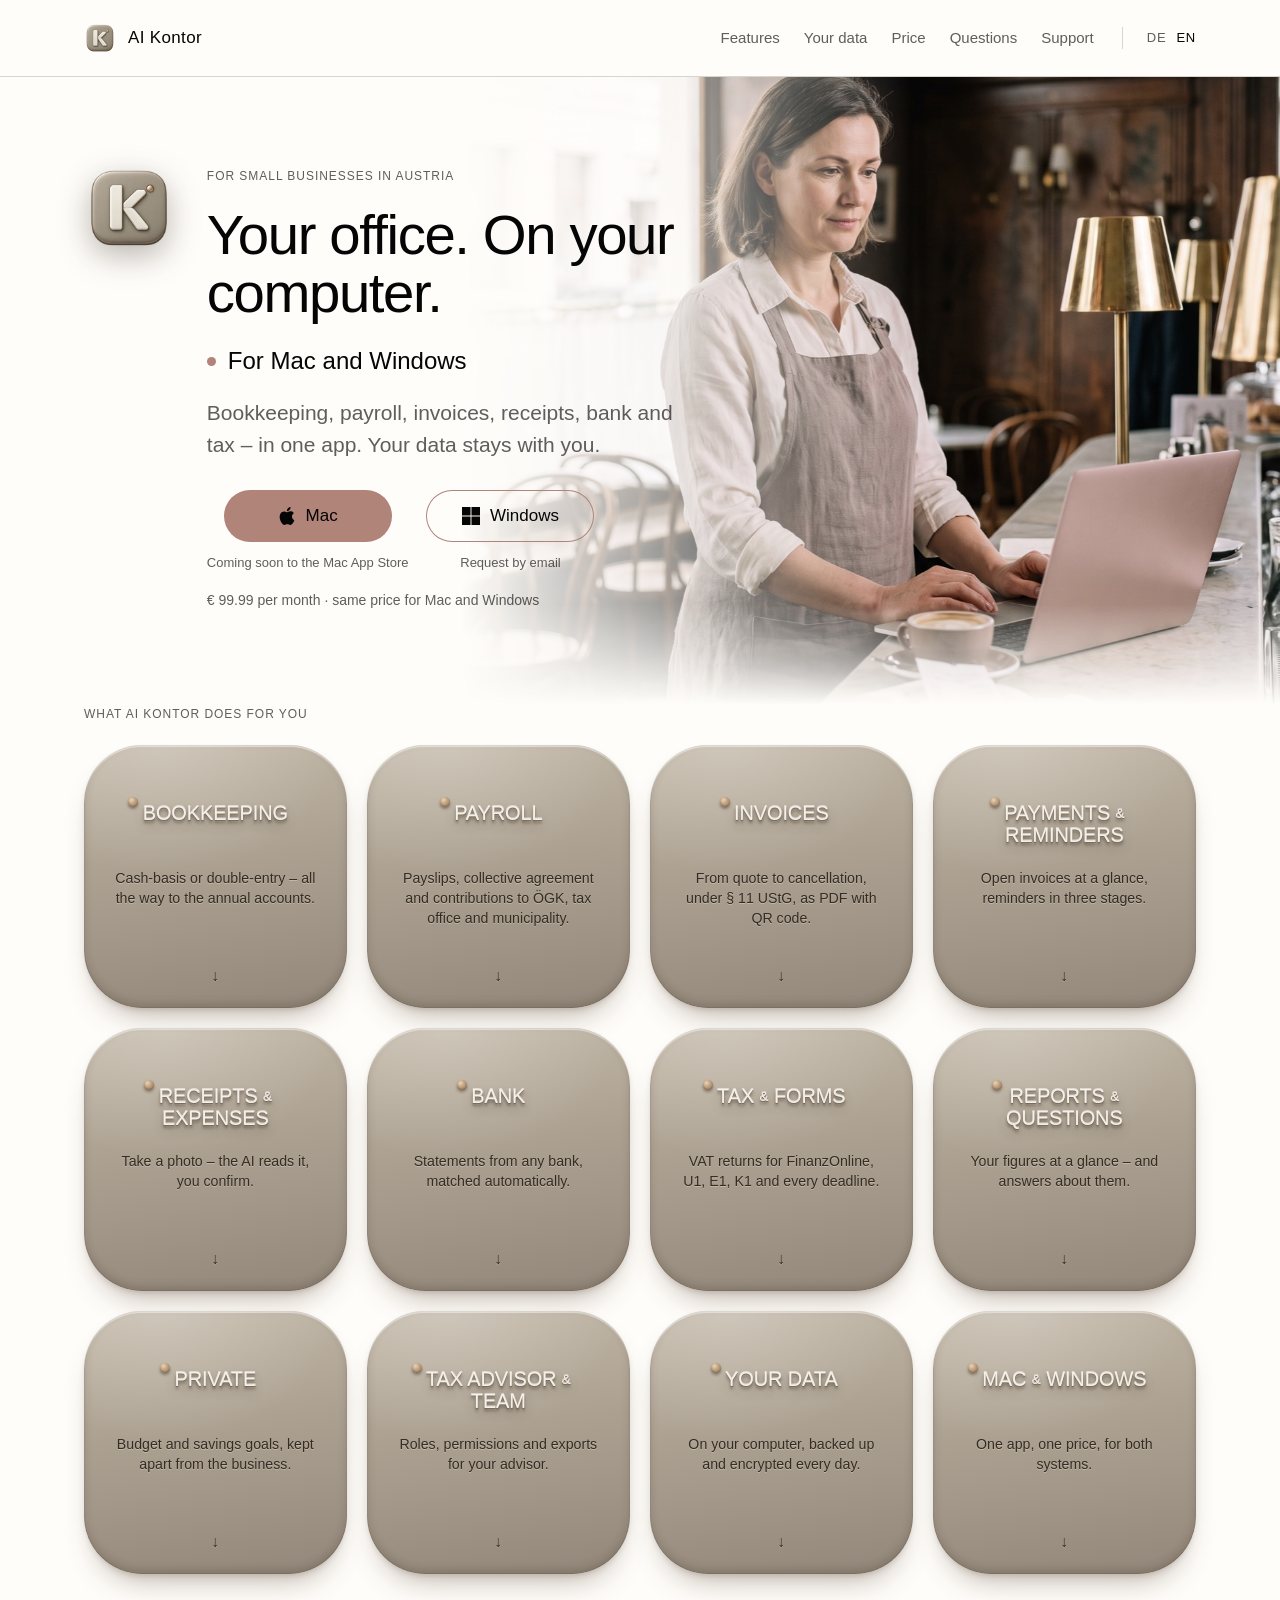
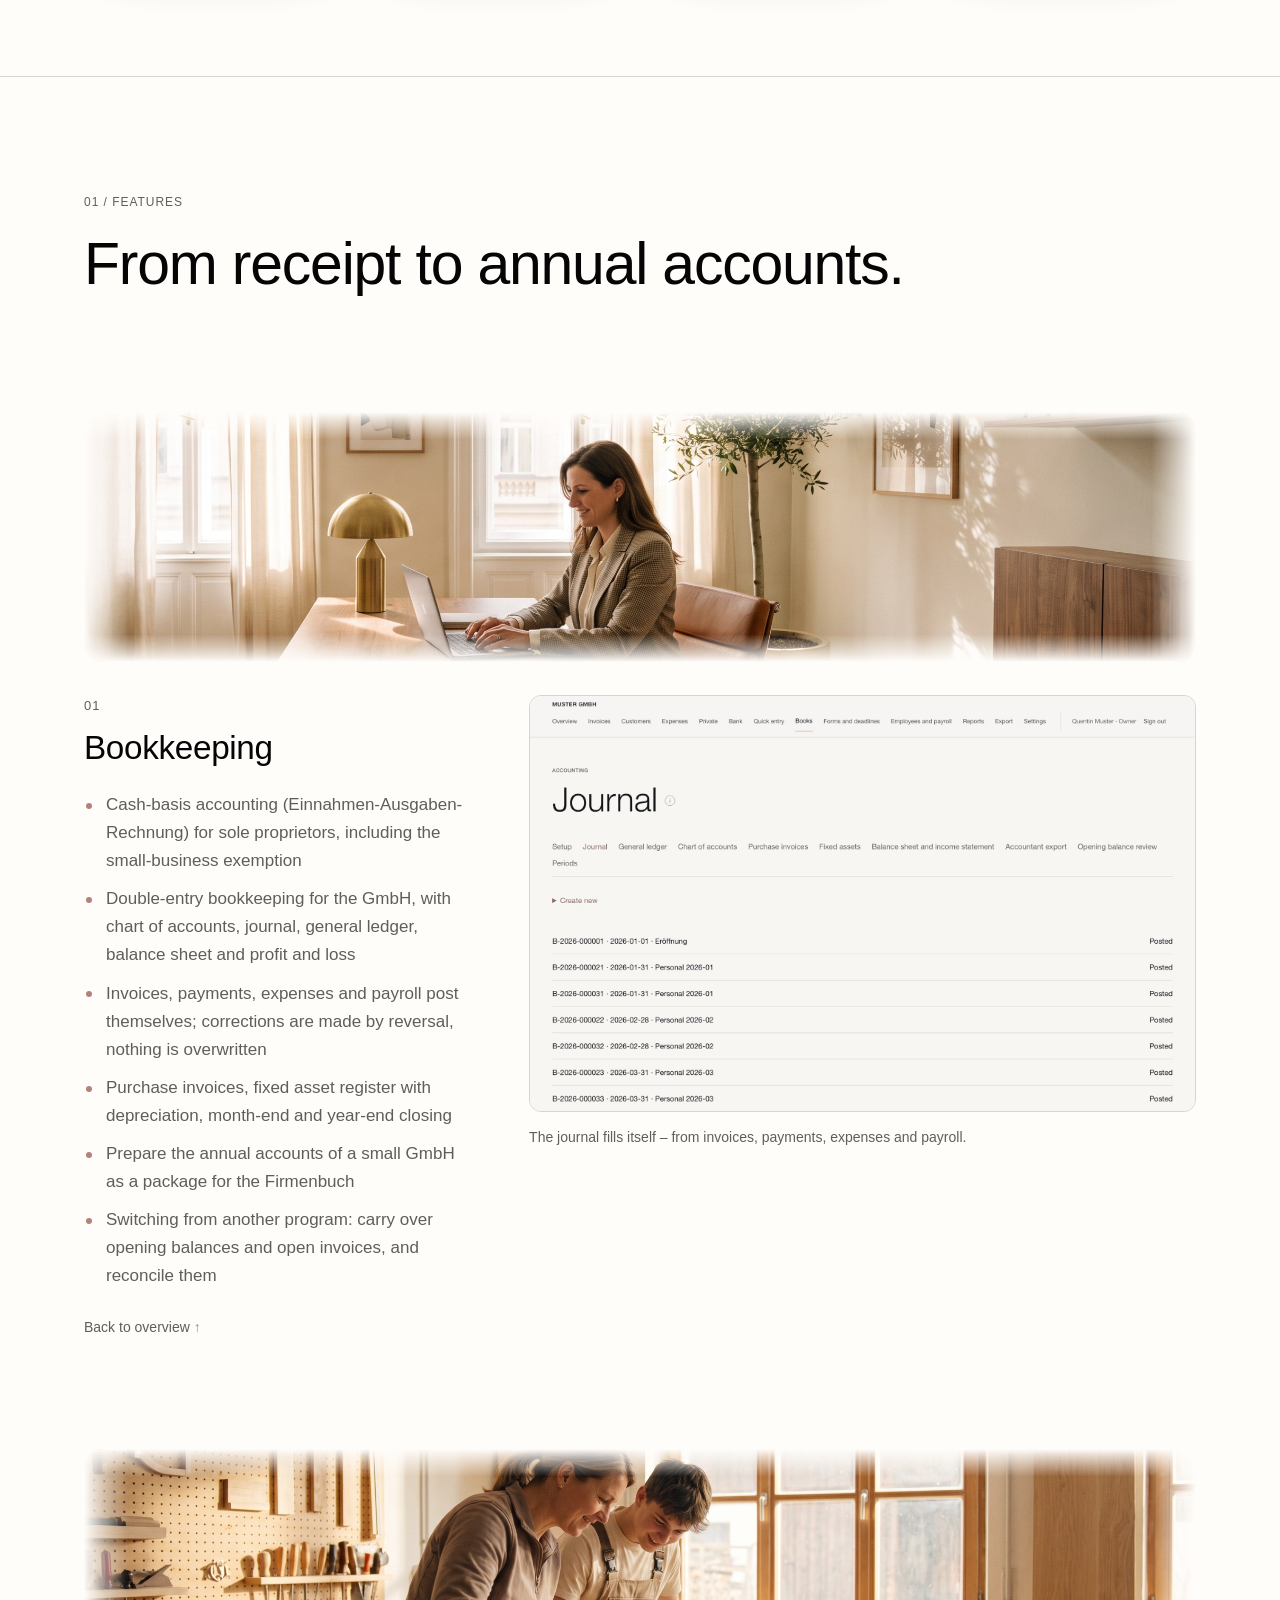
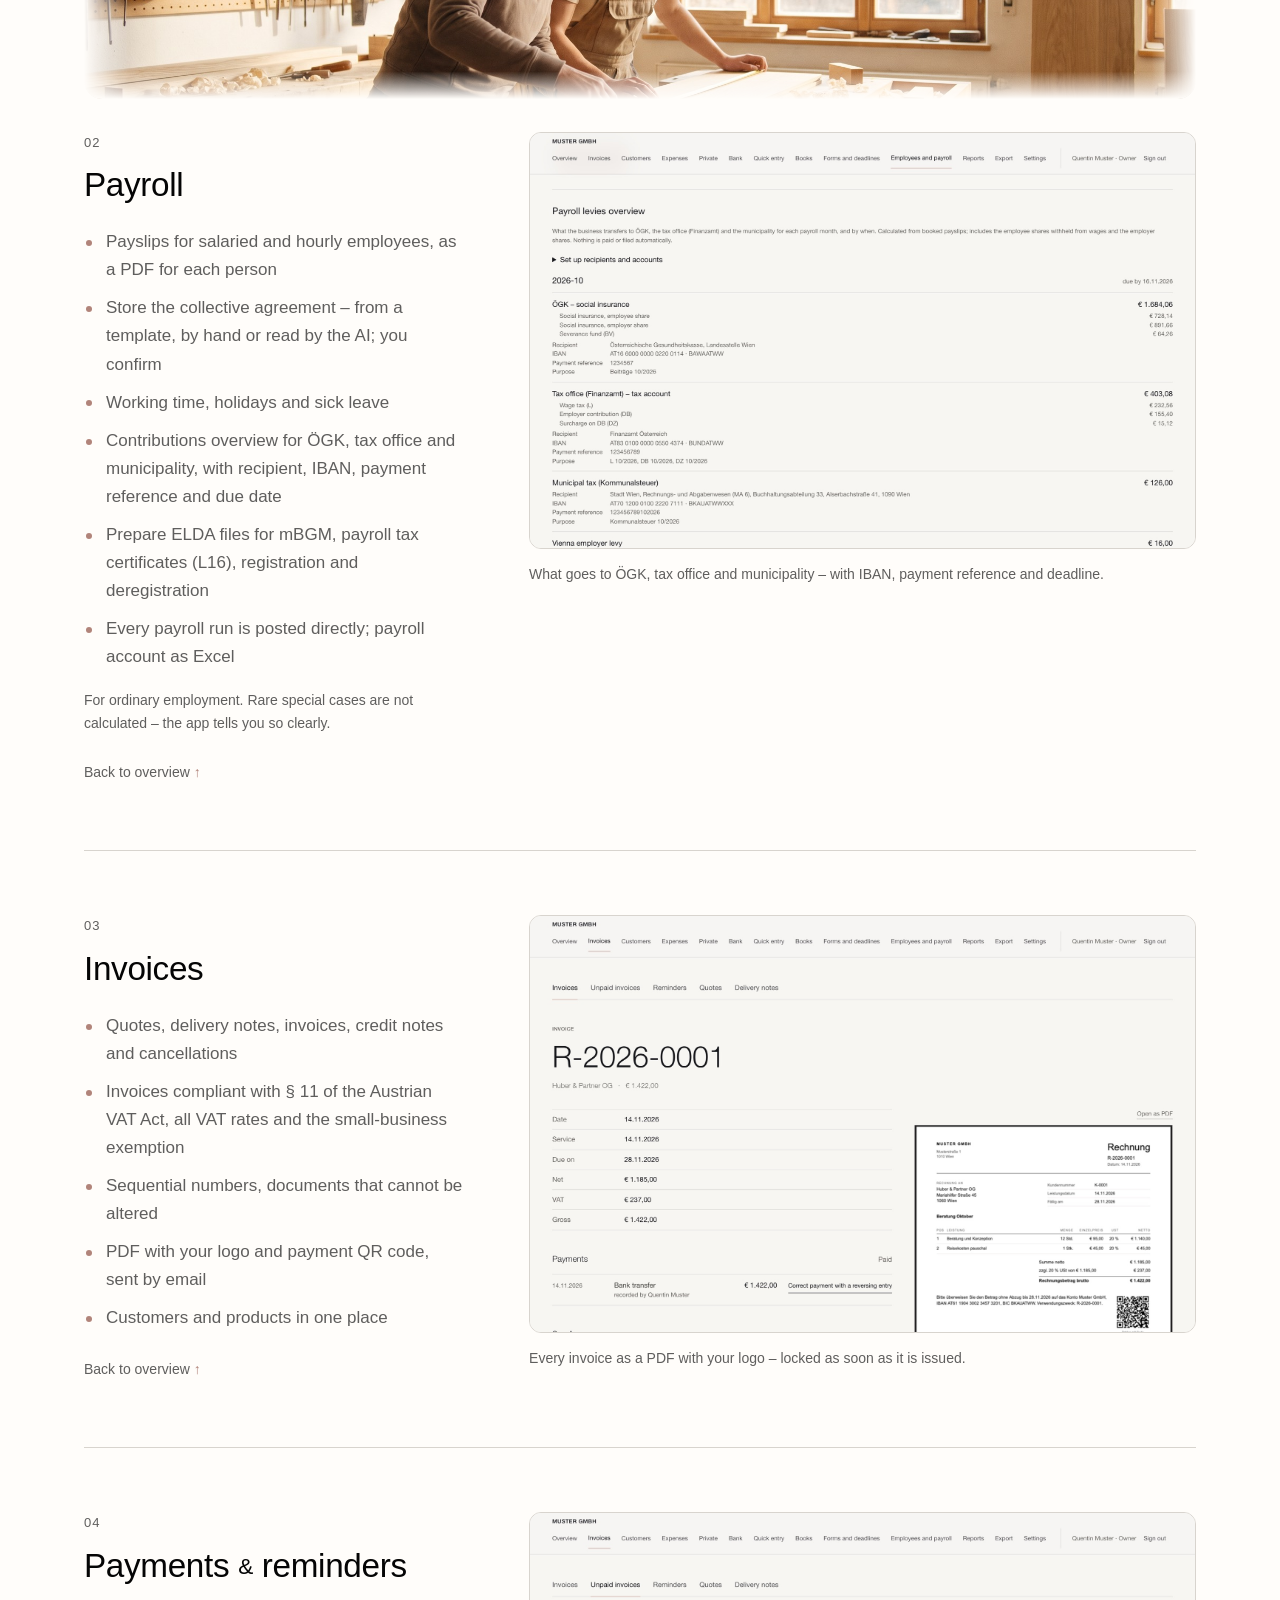
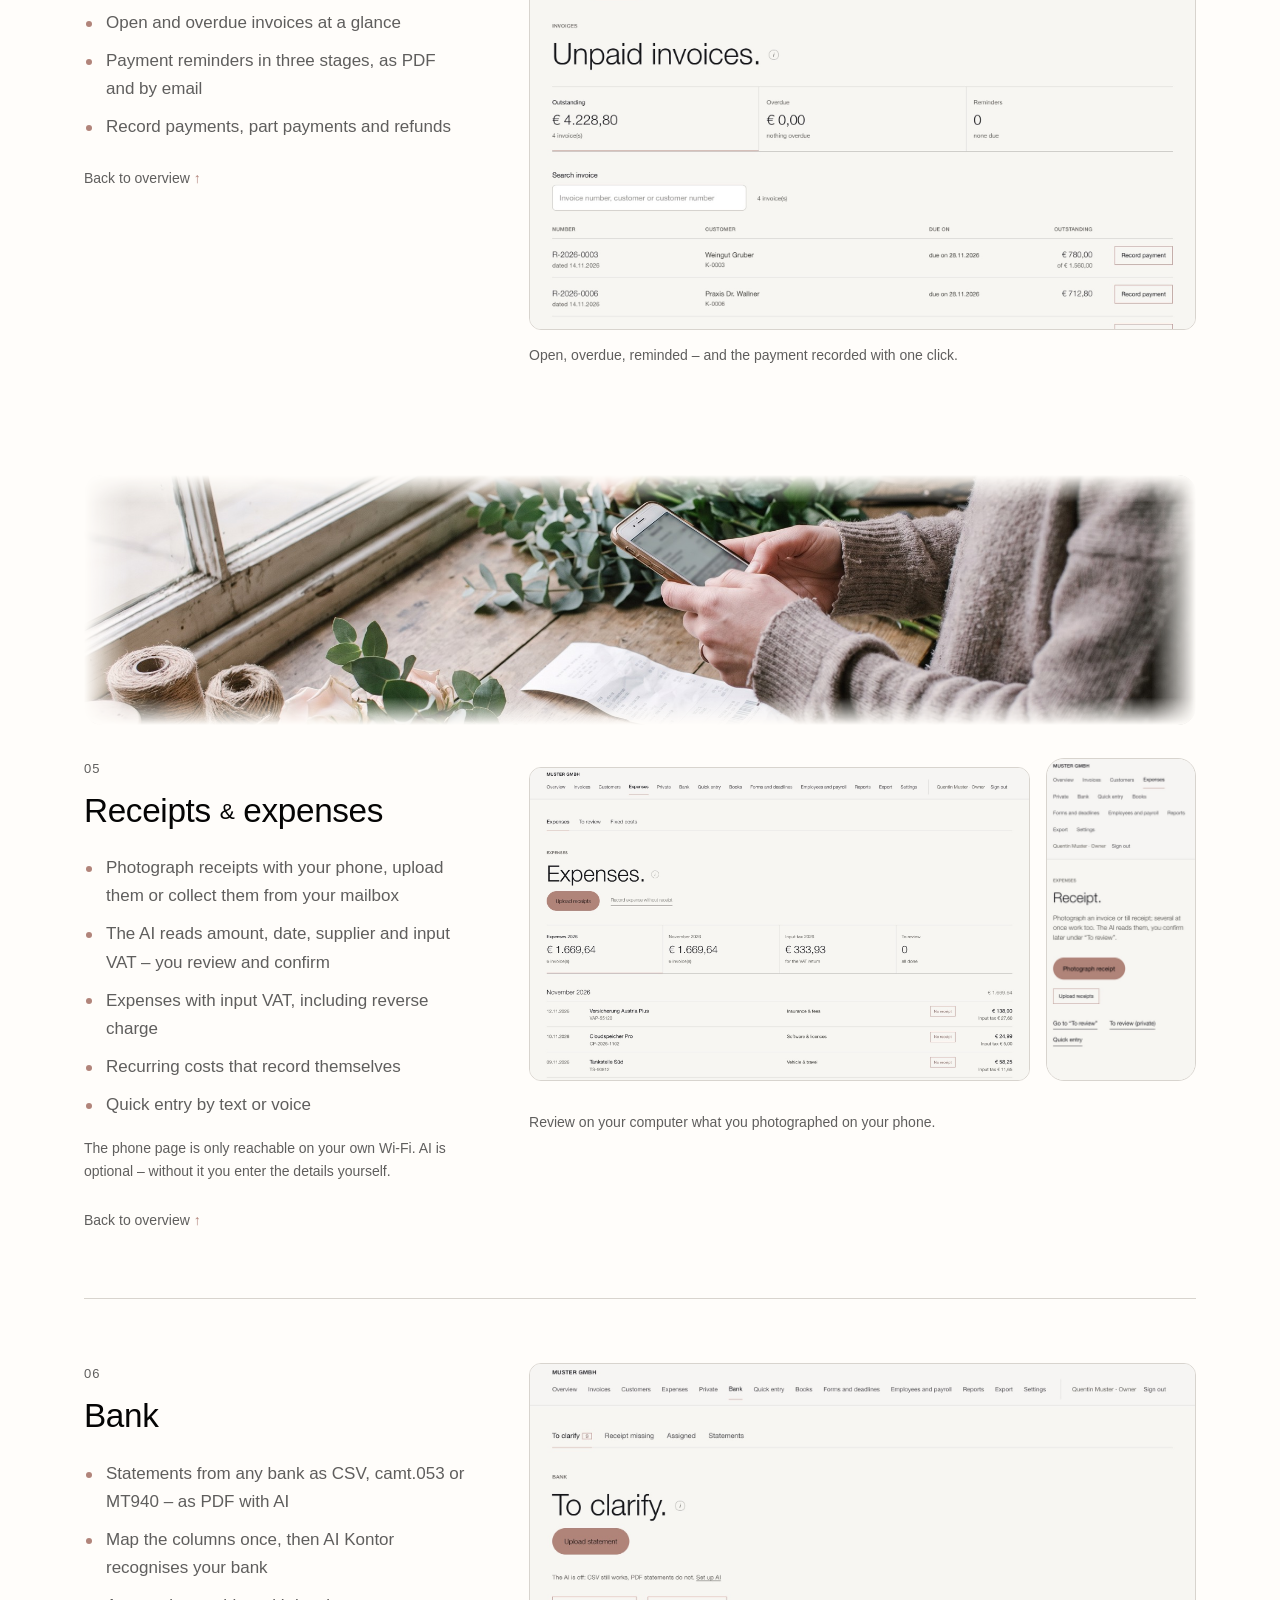
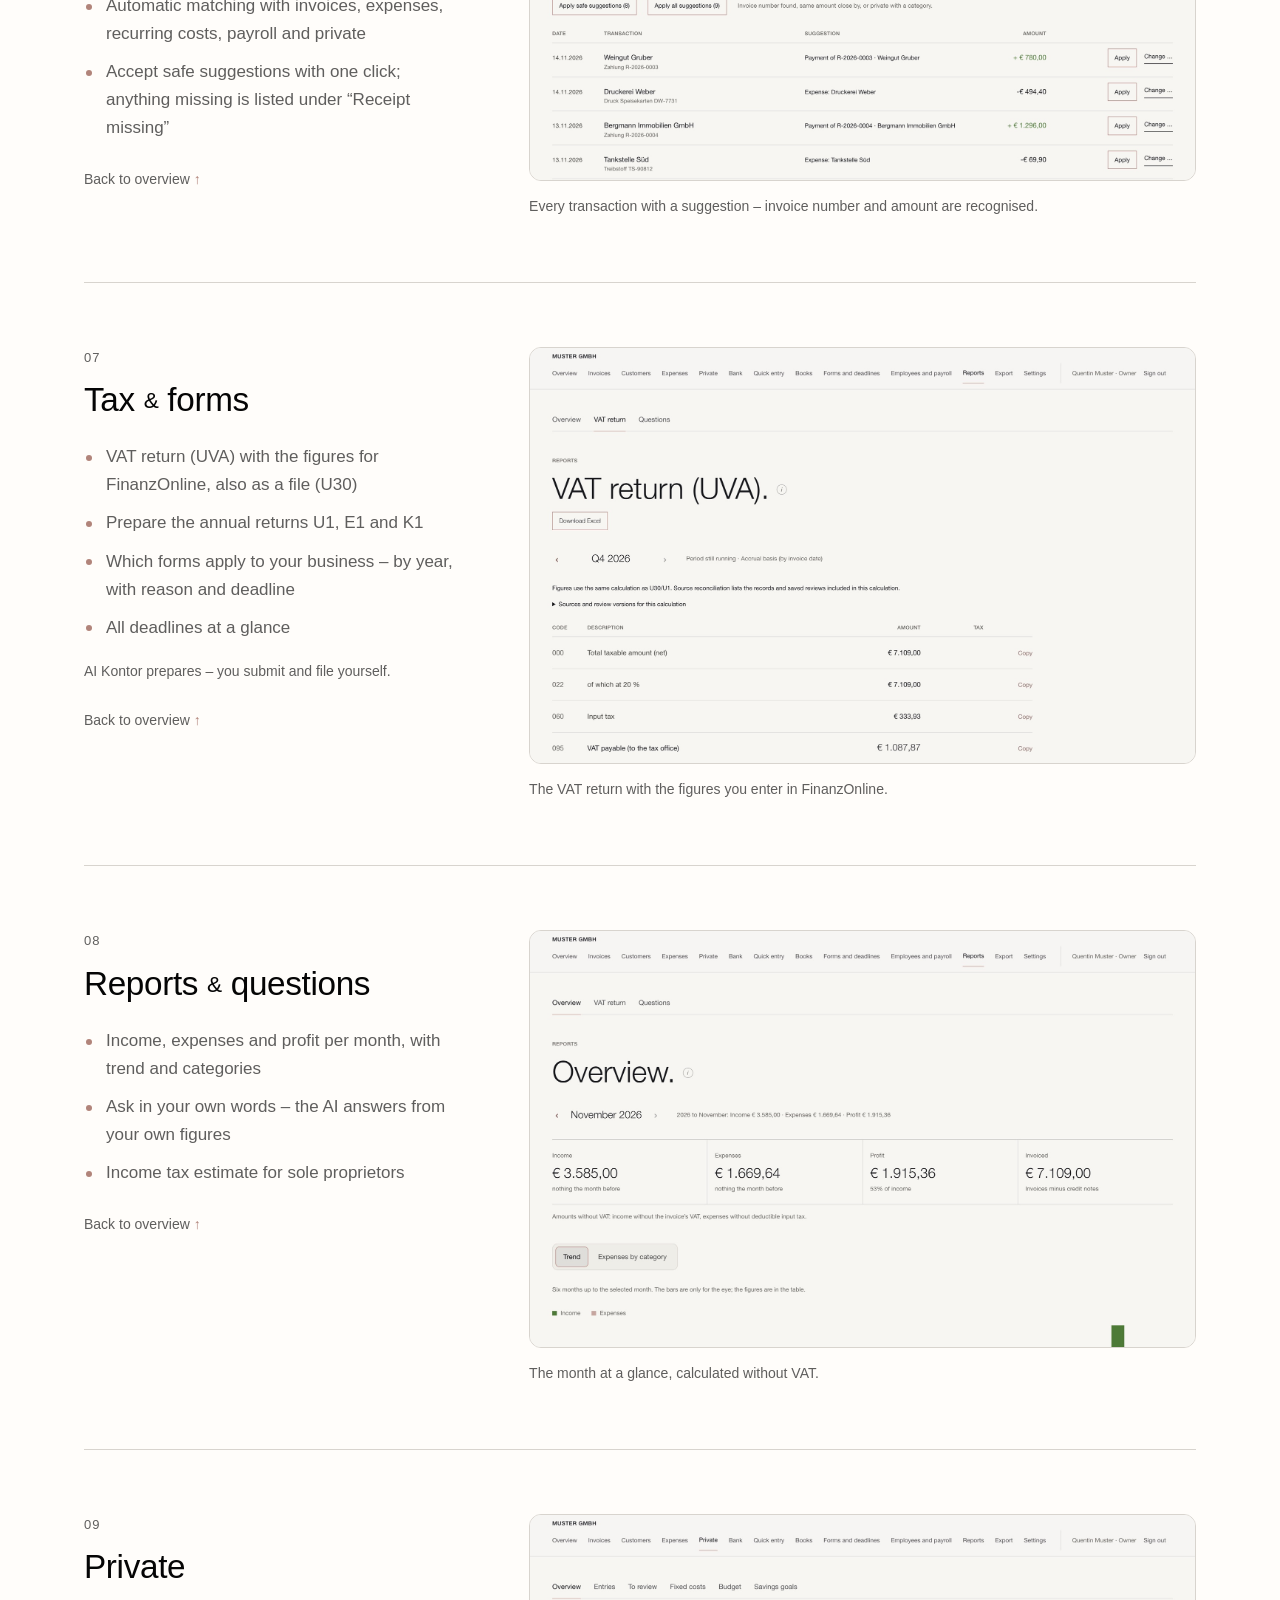
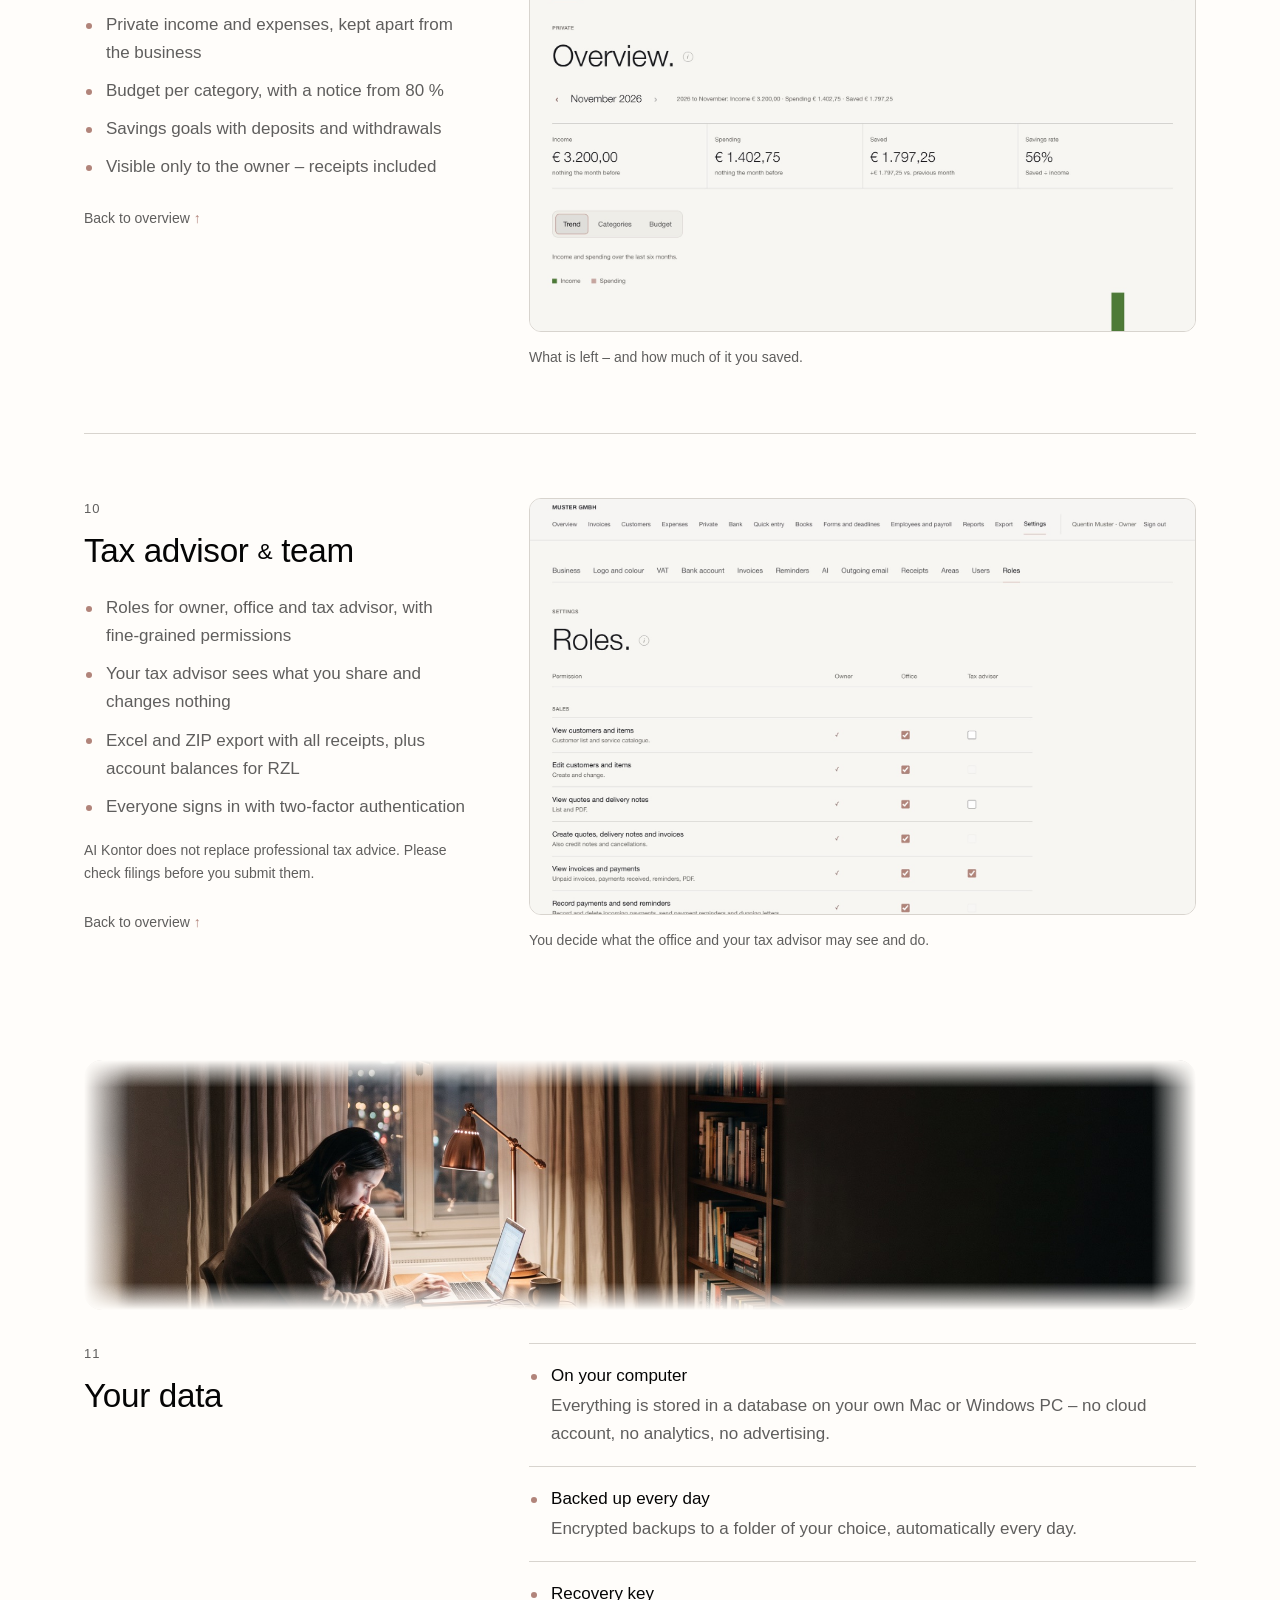
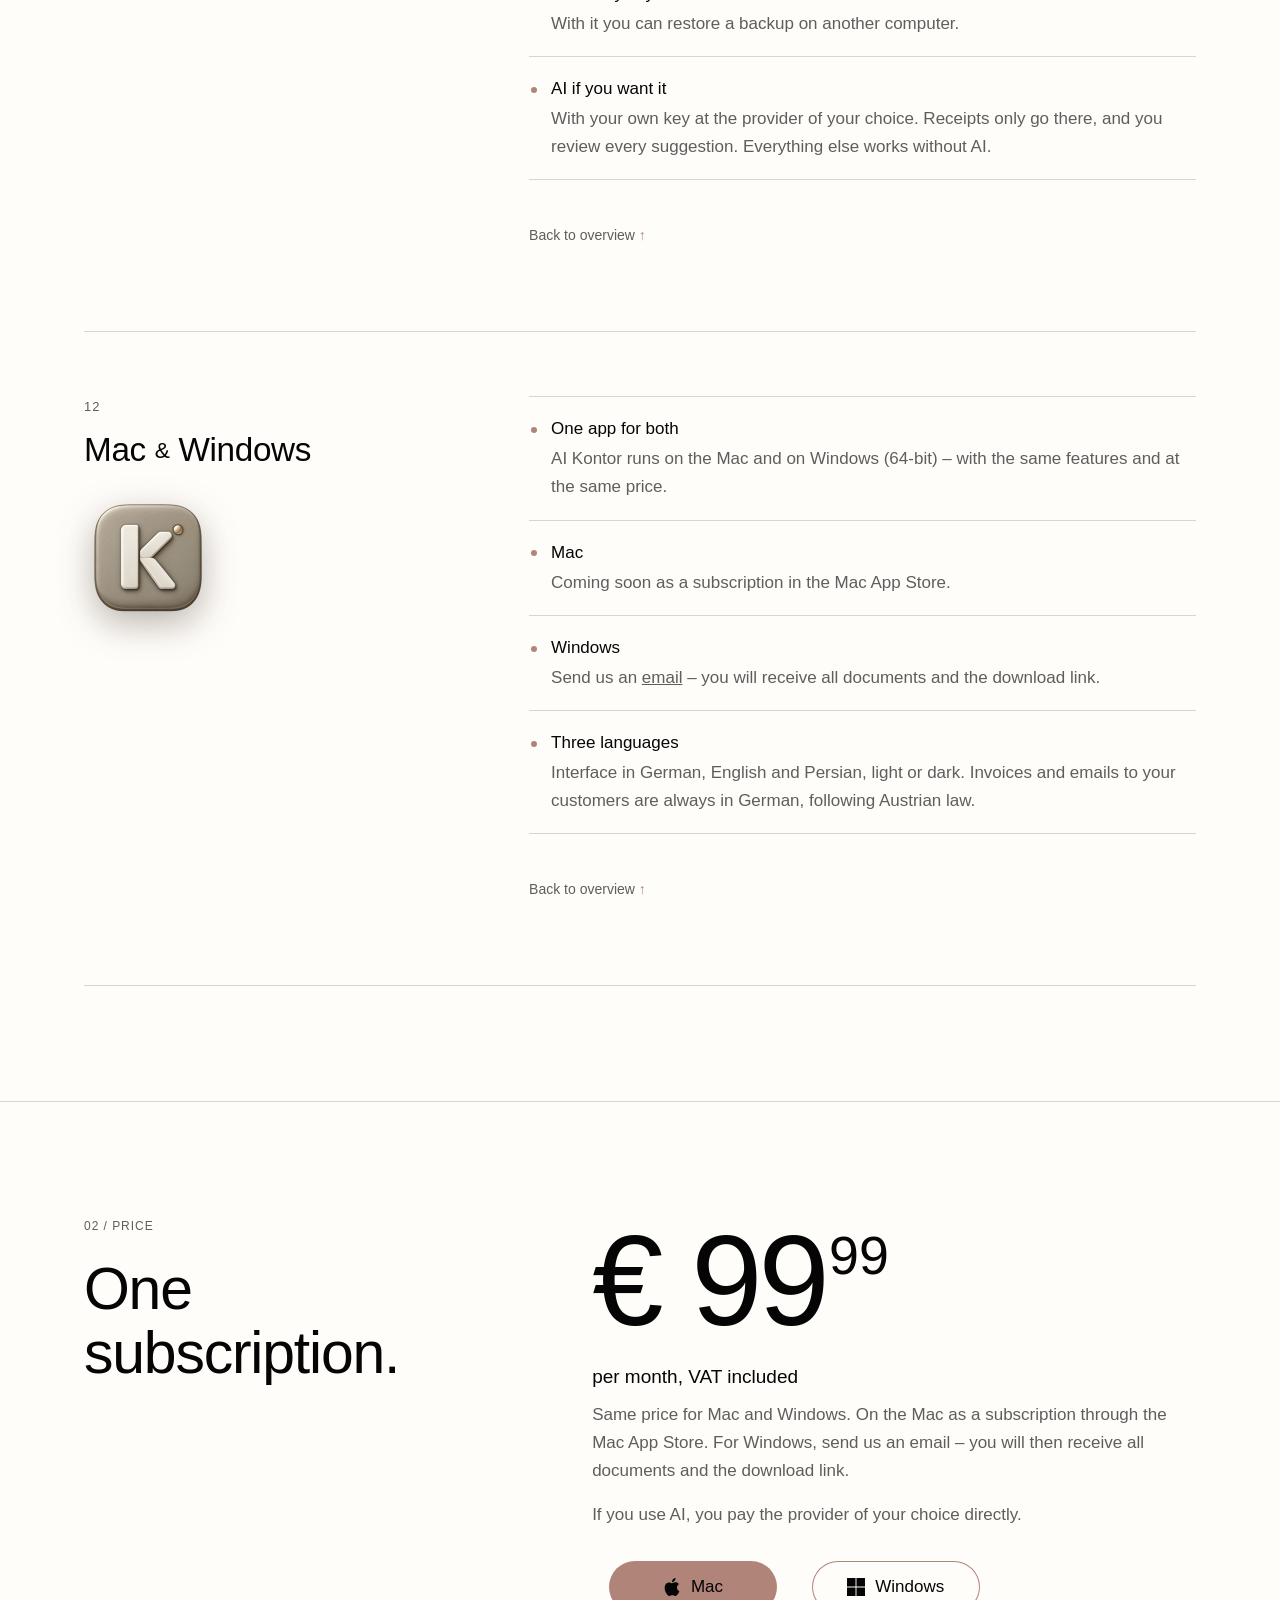
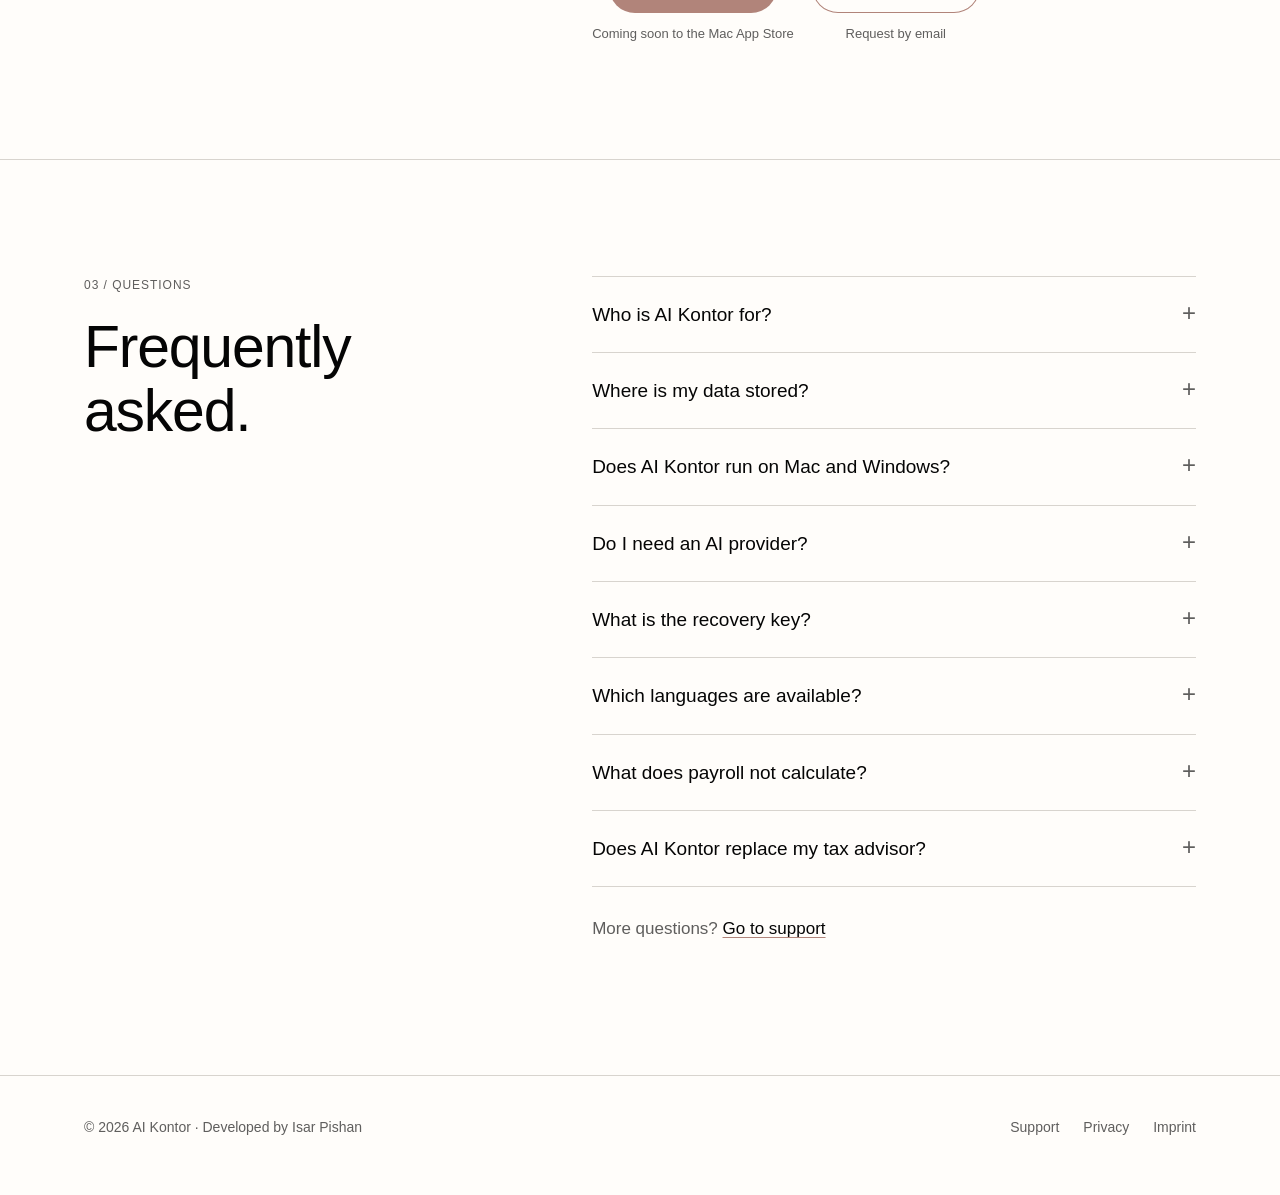
<file: en/index.html>
<!doctype html>
<html lang="en">
<head>
<meta charset="utf-8">
<meta name="viewport" content="width=device-width, initial-scale=1">
<title>AI Kontor – Bookkeeping, payroll and invoices for small businesses in Austria</title>
<meta name="description" content="Bookkeeping, payroll, Austrian VAT invoices, AI receipt capture, bank and VAT returns – in one app on your own computer, for Mac and Windows. Your data stays with you.">
<meta name="color-scheme" content="dark light">
<link rel="icon" href="../bilder/icon-64.png">
<link rel="apple-touch-icon" href="../bilder/icon-256.png">
<link rel="alternate" hreflang="de" href="../index.html">
<link rel="alternate" hreflang="en" href="index.html">
<link rel="stylesheet" href="../stil.css">
</head>
<body>

<header class="kopf">
  <div class="rahmen">
    <a class="marke" href="index.html"><img src="../bilder/icon-64.png" alt="" width="32" height="32">AI Kontor</a>
    <nav class="navi" aria-label="Page">
      <a href="#overview">Features</a>
      <a href="#data">Your data</a>
      <a href="#price">Price</a>
      <a href="#questions">Questions</a>
      <a href="../support.html#english" hreflang="de">Support</a>
    </nav>
    <nav class="sprachen" aria-label="Language">
      <a href="../index.html" lang="de" hreflang="de">DE</a>
      <a href="index.html" aria-current="page" lang="en">EN</a>
    </nav>
  </div>
</header>

<main>
  <section class="hero rahmen">
    <div class="hero-inhalt">
      <img class="hero-icon" src="../bilder/icon-256.png" alt="" width="96" height="96">
      <p class="label">For small businesses in Austria</p>
      <h1>Your office. On your computer.</h1>
      <p class="plattform">For Mac and Windows</p>
      <p class="einleitung">Bookkeeping, payroll, invoices, receipts, bank and tax – in one app. Your data stays with you.</p>
      <div class="knopf-zeile plattform-wahl">
        <div class="wahl"><span class="knopf"><svg class="logo" viewBox="0 0 24 24" aria-hidden="true"><path fill="currentColor" d="M12.152 6.896c-.948 0-2.415-1.078-3.96-1.04-2.04.027-3.91 1.183-4.961 3.014-2.117 3.675-.546 9.103 1.519 12.09 1.013 1.454 2.208 3.09 3.792 3.039 1.52-.065 2.09-.987 3.935-.987 1.831 0 2.35.987 3.96.948 1.637-.026 2.676-1.48 3.676-2.948 1.156-1.688 1.636-3.325 1.662-3.415-.039-.013-3.182-1.221-3.22-4.857-.026-3.04 2.48-4.494 2.597-4.559-1.429-2.09-3.623-2.324-4.39-2.376-2-.156-3.675 1.09-4.61 1.09zM15.53 3.83c.843-1.012 1.4-2.427 1.245-3.83-1.207.052-2.662.805-3.532 1.818-.78.896-1.454 2.338-1.273 3.714 1.338.104 2.715-.688 3.559-1.701"/></svg>Mac</span><span class="wahl-text">Coming soon to the Mac App Store</span></div>
        <div class="wahl"><a class="knopf knopf-rand" href="mailto:isar.pishan@gmail.com?subject=AI%20Kontor%20for%20Windows" aria-label="Request the Windows version by email"><svg class="logo" viewBox="0 0 24 24" aria-hidden="true"><path fill="currentColor" d="M0 0h11.377v11.372H0zm12.623 0H24v11.372H12.623zM0 12.623h11.377V24H0zm12.623 0H24V24H12.623z"/></svg>Windows</a><span class="wahl-text">Request by email</span></div>
      </div>
      <p class="klein">€ 99.99 per month · same price for Mac and Windows</p>
    </div>
    <figure class="hero-foto"><img src="../bilder/foto-hero.jpg" width="1208" height="1500" fetchpriority="high" alt="Owner of a Viennese café in the morning at the counter, with laptop, coffee and receipts"></figure>
  </section>

  <section class="uebersicht rahmen" id="overview" aria-labelledby="overview-title">
    <p class="label" id="overview-title">What AI Kontor does for you</p>
    <ul class="kacheln">
      <li><a class="kachel" href="#bookkeeping"><span class="kachel-titel"><span class="titel-wort">Bookkeeping</span></span><span class="kachel-text">Cash-basis or double-entry – all the way to the annual accounts.</span><span class="kachel-pfeil" aria-hidden="true">↓</span></a></li>
      <li><a class="kachel" href="#payroll"><span class="kachel-titel"><span class="titel-wort">Payroll</span></span><span class="kachel-text">Payslips, collective agreement and contributions to ÖGK, tax office and municipality.</span><span class="kachel-pfeil" aria-hidden="true">↓</span></a></li>
      <li><a class="kachel" href="#invoices"><span class="kachel-titel"><span class="titel-wort">Invoices</span></span><span class="kachel-text">From quote to cancellation, under § 11 UStG, as PDF with QR code.</span><span class="kachel-pfeil" aria-hidden="true">↓</span></a></li>
      <li><a class="kachel" href="#payments"><span class="kachel-titel"><span class="titel-wort">Payments <span class="und">&amp;</span><br>reminders</span></span><span class="kachel-text">Open invoices at a glance, reminders in three stages.</span><span class="kachel-pfeil" aria-hidden="true">↓</span></a></li>
      <li><a class="kachel" href="#receipts"><span class="kachel-titel"><span class="titel-wort">Receipts <span class="und">&amp;</span><br>expenses</span></span><span class="kachel-text">Take a photo – the AI reads it, you confirm.</span><span class="kachel-pfeil" aria-hidden="true">↓</span></a></li>
      <li><a class="kachel" href="#bank"><span class="kachel-titel"><span class="titel-wort">Bank</span></span><span class="kachel-text">Statements from any bank, matched automatically.</span><span class="kachel-pfeil" aria-hidden="true">↓</span></a></li>
      <li><a class="kachel" href="#tax"><span class="kachel-titel"><span class="titel-wort">Tax <span class="und">&amp;</span> forms</span></span><span class="kachel-text">VAT returns for FinanzOnline, U1, E1, K1 and every deadline.</span><span class="kachel-pfeil" aria-hidden="true">↓</span></a></li>
      <li><a class="kachel" href="#reports"><span class="kachel-titel"><span class="titel-wort">Reports <span class="und">&amp;</span><br>questions</span></span><span class="kachel-text">Your figures at a glance – and answers about them.</span><span class="kachel-pfeil" aria-hidden="true">↓</span></a></li>
      <li><a class="kachel" href="#private"><span class="kachel-titel"><span class="titel-wort">Private</span></span><span class="kachel-text">Budget and savings goals, kept apart from the business.</span><span class="kachel-pfeil" aria-hidden="true">↓</span></a></li>
      <li><a class="kachel" href="#team"><span class="kachel-titel"><span class="titel-wort">Tax advisor <span class="und">&amp;</span><br>team</span></span><span class="kachel-text">Roles, permissions and exports for your advisor.</span><span class="kachel-pfeil" aria-hidden="true">↓</span></a></li>
      <li><a class="kachel" href="#data"><span class="kachel-titel"><span class="titel-wort">Your data</span></span><span class="kachel-text">On your computer, backed up and encrypted every day.</span><span class="kachel-pfeil" aria-hidden="true">↓</span></a></li>
      <li><a class="kachel" href="#platforms"><span class="kachel-titel"><span class="titel-wort">Mac <span class="und">&amp;</span> Windows</span></span><span class="kachel-text">One app, one price, for both systems.</span><span class="kachel-pfeil" aria-hidden="true">↓</span></a></li>
    </ul>
  </section>


  <section class="abschnitt" aria-labelledby="features-title">
    <div class="rahmen">
      <p class="label">01 / Features</p>
      <h2 id="features-title">From receipt to annual accounts.</h2>

      <div class="funktionen">
        <figure class="band"><img src="../bilder/foto-buchhaltung.jpg" style="--fokus: 45% 58%" width="2100" height="1339" loading="lazy" alt="Owner of a small consultancy in her bright, elegant period office, working on a laptop"></figure>

        <article class="funktion" id="bookkeeping">
          <div class="funktion-text">
            <span class="nr">01</span>
            <h3>Bookkeeping</h3>
            <ul class="punkte">
              <li>Cash-basis accounting (Einnahmen-Ausgaben-Rechnung) for sole proprietors, including the small-business exemption</li>
              <li>Double-entry bookkeeping for the GmbH, with chart of accounts, journal, general ledger, balance sheet and profit and loss</li>
              <li>Invoices, payments, expenses and payroll post themselves; corrections are made by reversal, nothing is overwritten</li>
              <li>Purchase invoices, fixed asset register with depreciation, month-end and year-end closing</li>
              <li>Prepare the annual accounts of a small GmbH as a package for the Firmenbuch</li>
              <li>Switching from another program: carry over opening balances and open invoices, and reconcile them</li>
            </ul>
            <a class="nach-oben" href="#overview">Back to overview <span aria-hidden="true">↑</span></a>
          </div>
          <figure class="bild">
            <picture>
              <source media="(prefers-color-scheme: dark)" srcset="../bilder/07-buchhaltung-en-dunkel.jpg">
              <img src="../bilder/07-buchhaltung-en-hell.jpg" width="1800" height="1125" loading="lazy"
                   alt="The journal in AI Kontor with the opening entry and posted payroll">
            </picture>
            <figcaption>The journal fills itself – from invoices, payments, expenses and payroll.</figcaption>
          </figure>
        </article>

        <figure class="band"><img src="../bilder/foto-lohn.jpg" style="--fokus: 42% 48%" width="2100" height="891" loading="lazy" alt="Master carpenter and apprentice measuring a board together in a bright workshop"></figure>

        <article class="funktion" id="payroll">
          <div class="funktion-text">
            <span class="nr">02</span>
            <h3>Payroll</h3>
            <ul class="punkte">
              <li>Payslips for salaried and hourly employees, as a PDF for each person</li>
              <li>Store the collective agreement – from a template, by hand or read by the AI; you confirm</li>
              <li>Working time, holidays and sick leave</li>
              <li>Contributions overview for ÖGK, tax office and municipality, with recipient, IBAN, payment reference and due date</li>
              <li>Prepare ELDA files for mBGM, payroll tax certificates (L16), registration and deregistration</li>
              <li>Every payroll run is posted directly; payroll account as Excel</li>
            </ul>
            <p class="hinweis">For ordinary employment. Rare special cases are not calculated – the app tells you so clearly.</p>
            <a class="nach-oben" href="#overview">Back to overview <span aria-hidden="true">↑</span></a>
          </div>
          <figure class="bild">
            <picture>
              <source media="(prefers-color-scheme: dark)" srcset="../bilder/09-lohn-en-dunkel.jpg">
              <img src="../bilder/09-lohn-en-hell.jpg" width="1800" height="1125" loading="lazy"
                   alt="Contributions overview in AI Kontor: amounts for ÖGK, tax office and municipal tax with recipient, IBAN and payment reference">
            </picture>
            <figcaption>What goes to ÖGK, tax office and municipality – with IBAN, payment reference and deadline.</figcaption>
          </figure>
        </article>

        <article class="funktion" id="invoices">
          <div class="funktion-text">
            <span class="nr">03</span>
            <h3>Invoices</h3>
            <ul class="punkte">
              <li>Quotes, delivery notes, invoices, credit notes and cancellations</li>
              <li>Invoices compliant with § 11 of the Austrian VAT Act, all VAT rates and the small-business exemption</li>
              <li>Sequential numbers, documents that cannot be altered</li>
              <li>PDF with your logo and payment QR code, sent by email</li>
              <li>Customers and products in one place</li>
            </ul>
            <a class="nach-oben" href="#overview">Back to overview <span aria-hidden="true">↑</span></a>
          </div>
          <figure class="bild">
            <picture>
              <source media="(prefers-color-scheme: dark)" srcset="../bilder/02-rechnung-en-dunkel.jpg">
              <img src="../bilder/02-rechnung-en-hell.jpg" width="1800" height="1125" loading="lazy"
                   alt="An invoice in AI Kontor with a PDF preview">
            </picture>
            <figcaption>Every invoice as a PDF with your logo – locked as soon as it is issued.</figcaption>
          </figure>
        </article>

        <article class="funktion" id="payments">
          <div class="funktion-text">
            <span class="nr">04</span>
            <h3>Payments <span class="und">&amp;</span> reminders</h3>
            <ul class="punkte">
              <li>Open and overdue invoices at a glance</li>
              <li>Payment reminders in three stages, as PDF and by email</li>
              <li>Record payments, part payments and refunds</li>
            </ul>
            <a class="nach-oben" href="#overview">Back to overview <span aria-hidden="true">↑</span></a>
          </div>
          <figure class="bild">
            <picture>
              <source media="(prefers-color-scheme: dark)" srcset="../bilder/03-offen-en-dunkel.jpg">
              <img src="../bilder/03-offen-en-hell.jpg" width="1800" height="1125" loading="lazy"
                   alt="Open invoices in AI Kontor with total, due date and a button to record the payment">
            </picture>
            <figcaption>Open, overdue, reminded – and the payment recorded with one click.</figcaption>
          </figure>
        </article>

        <figure class="band"><img src="../bilder/foto-belege.jpg" style="--fokus: 58% 45%" width="2100" height="891" loading="lazy" alt="Florist photographing a receipt with her phone in her flower shop"></figure>

        <article class="funktion" id="receipts">
          <div class="funktion-text">
            <span class="nr">05</span>
            <h3>Receipts <span class="und">&amp;</span> expenses</h3>
            <ul class="punkte">
              <li>Photograph receipts with your phone, upload them or collect them from your mailbox</li>
              <li>The AI reads amount, date, supplier and input VAT – you review and confirm</li>
              <li>Expenses with input VAT, including reverse charge</li>
              <li>Recurring costs that record themselves</li>
              <li>Quick entry by text or voice</li>
            </ul>
            <p class="hinweis">The phone page is only reachable on your own Wi-Fi. AI is optional – without it you enter the details yourself.</p>
            <a class="nach-oben" href="#overview">Back to overview <span aria-hidden="true">↑</span></a>
          </div>
          <figure class="bild paar">
            <picture>
              <source media="(prefers-color-scheme: dark)" srcset="../bilder/04-ausgaben-en-dunkel.jpg">
              <img src="../bilder/04-ausgaben-en-hell.jpg" width="1800" height="1125" loading="lazy"
                   alt="Expenses in AI Kontor with supplier, category and input VAT">
            </picture>
            <picture class="handy">
              <source media="(prefers-color-scheme: dark)" srcset="../bilder/15-beleg-handy-en-dunkel.jpg">
              <img src="../bilder/15-beleg-handy-en-hell.jpg" width="600" height="1300" loading="lazy"
                   alt="The AI Kontor phone page with the button to photograph a receipt">
            </picture>
            <figcaption>Review on your computer what you photographed on your phone.</figcaption>
          </figure>
        </article>

        <article class="funktion" id="bank">
          <div class="funktion-text">
            <span class="nr">06</span>
            <h3>Bank</h3>
            <ul class="punkte">
              <li>Statements from any bank as CSV, camt.053 or MT940 – as PDF with AI</li>
              <li>Map the columns once, then AI Kontor recognises your bank</li>
              <li>Automatic matching with invoices, expenses, recurring costs, payroll and private</li>
              <li>Accept safe suggestions with one click; anything missing is listed under “Receipt missing”</li>
            </ul>
            <a class="nach-oben" href="#overview">Back to overview <span aria-hidden="true">↑</span></a>
          </div>
          <figure class="bild">
            <picture>
              <source media="(prefers-color-scheme: dark)" srcset="../bilder/10-bank-en-dunkel.jpg">
              <img src="../bilder/10-bank-en-hell.jpg" width="1800" height="1125" loading="lazy"
                   alt="Bank matching in AI Kontor: transactions with suggestions for invoices and expenses">
            </picture>
            <figcaption>Every transaction with a suggestion – invoice number and amount are recognised.</figcaption>
          </figure>
        </article>

        <article class="funktion" id="tax">
          <div class="funktion-text">
            <span class="nr">07</span>
            <h3>Tax <span class="und">&amp;</span> forms</h3>
            <ul class="punkte">
              <li>VAT return (UVA) with the figures for FinanzOnline, also as a file (U30)</li>
              <li>Prepare the annual returns U1, E1 and K1</li>
              <li>Which forms apply to your business – by year, with reason and deadline</li>
              <li>All deadlines at a glance</li>
            </ul>
            <p class="hinweis">AI Kontor prepares – you submit and file yourself.</p>
            <a class="nach-oben" href="#overview">Back to overview <span aria-hidden="true">↑</span></a>
          </div>
          <figure class="bild">
            <picture>
              <source media="(prefers-color-scheme: dark)" srcset="../bilder/06-uva-en-dunkel.jpg">
              <img src="../bilder/06-uva-en-hell.jpg" width="1800" height="1125" loading="lazy"
                   alt="VAT return in AI Kontor with the figures for FinanzOnline">
            </picture>
            <figcaption>The VAT return with the figures you enter in FinanzOnline.</figcaption>
          </figure>
        </article>

        <article class="funktion" id="reports">
          <div class="funktion-text">
            <span class="nr">08</span>
            <h3>Reports <span class="und">&amp;</span> questions</h3>
            <ul class="punkte">
              <li>Income, expenses and profit per month, with trend and categories</li>
              <li>Ask in your own words – the AI answers from your own figures</li>
              <li>Income tax estimate for sole proprietors</li>
            </ul>
            <a class="nach-oben" href="#overview">Back to overview <span aria-hidden="true">↑</span></a>
          </div>
          <figure class="bild">
            <picture>
              <source media="(prefers-color-scheme: dark)" srcset="../bilder/05-berichte-en-dunkel.jpg">
              <img src="../bilder/05-berichte-en-hell.jpg" width="1800" height="1125" loading="lazy"
                   alt="Overview in AI Kontor with income, expenses, profit and invoiced amount for the month">
            </picture>
            <figcaption>The month at a glance, calculated without VAT.</figcaption>
          </figure>
        </article>

        <article class="funktion" id="private">
          <div class="funktion-text">
            <span class="nr">09</span>
            <h3>Private</h3>
            <ul class="punkte">
              <li>Private income and expenses, kept apart from the business</li>
              <li>Budget per category, with a notice from 80 %</li>
              <li>Savings goals with deposits and withdrawals</li>
              <li>Visible only to the owner – receipts included</li>
            </ul>
            <a class="nach-oben" href="#overview">Back to overview <span aria-hidden="true">↑</span></a>
          </div>
          <figure class="bild">
            <picture>
              <source media="(prefers-color-scheme: dark)" srcset="../bilder/12-privat-en-dunkel.jpg">
              <img src="../bilder/12-privat-en-hell.jpg" width="1800" height="1125" loading="lazy"
                   alt="Private overview in AI Kontor with income, expenses, saved amount and savings rate">
            </picture>
            <figcaption>What is left – and how much of it you saved.</figcaption>
          </figure>
        </article>

        <article class="funktion" id="team">
          <div class="funktion-text">
            <span class="nr">10</span>
            <h3>Tax advisor <span class="und">&amp;</span> team</h3>
            <ul class="punkte">
              <li>Roles for owner, office and tax advisor, with fine-grained permissions</li>
              <li>Your tax advisor sees what you share and changes nothing</li>
              <li>Excel and ZIP export with all receipts, plus account balances for RZL</li>
              <li>Everyone signs in with two-factor authentication</li>
            </ul>
            <p class="hinweis">AI Kontor does not replace professional tax advice. Please check filings before you submit them.</p>
            <a class="nach-oben" href="#overview">Back to overview <span aria-hidden="true">↑</span></a>
          </div>
          <figure class="bild">
            <picture>
              <source media="(prefers-color-scheme: dark)" srcset="../bilder/14-rollen-en-dunkel.jpg">
              <img src="../bilder/14-rollen-en-hell.jpg" width="1800" height="1125" loading="lazy"
                   alt="Roles in AI Kontor: permissions for owner, office and tax advisor as checkboxes">
            </picture>
            <figcaption>You decide what the office and your tax advisor may see and do.</figcaption>
          </figure>
        </article>

        <figure class="band"><img src="../bilder/foto-daten.jpg" style="--fokus: 28% 55%" width="2100" height="891" loading="lazy" alt="Self-employed woman working at home in the evening on her laptop, an external drive beside it"></figure>

        <article class="funktion ohne-bild" id="data">
          <div class="funktion-text">
            <span class="nr">11</span>
            <h3>Your data</h3>
          </div>
          <ul class="punkte gross">
            <li><strong>On your computer</strong>Everything is stored in a database on your own Mac or Windows PC – no cloud account, no analytics, no advertising.</li>
            <li><strong>Backed up every day</strong>Encrypted backups to a folder of your choice, automatically every day.</li>
            <li><strong>Recovery key</strong>With it you can restore a backup on another computer.</li>
            <li><strong>AI if you want it</strong>With your own key at the provider of your choice. Receipts only go there, and you review every suggestion. Everything else works without AI.</li>
            <li class="ohne-punkt"><a class="nach-oben" href="#overview">Back to overview <span aria-hidden="true">↑</span></a></li>
          </ul>
        </article>

        <article class="funktion ohne-bild" id="platforms">
          <div class="funktion-text">
            <span class="nr">12</span>
            <h3>Mac <span class="und">&amp;</span> Windows</h3>
            <img class="plattform-icon" src="../bilder/icon-256.png" alt="The AI Kontor app icon" width="128" height="128" loading="lazy">
          </div>
          <ul class="punkte gross">
            <li><strong>One app for both</strong>AI Kontor runs on the Mac and on Windows (64-bit) – with the same features and at the same price.</li>
            <li><strong>Mac</strong>Coming soon as a subscription in the Mac App Store.</li>
            <li><strong>Windows</strong>Send us an <a href="mailto:isar.pishan@gmail.com?subject=AI%20Kontor%20for%20Windows">email</a> – you will receive all documents and the download link.</li>
            <li><strong>Three languages</strong>Interface in German, English and Persian, light or dark. Invoices and emails to your customers are always in German, following Austrian law.</li>
            <li class="ohne-punkt"><a class="nach-oben" href="#overview">Back to overview <span aria-hidden="true">↑</span></a></li>
          </ul>
        </article>
      </div>
    </div>
  </section>

  <section class="abschnitt" id="price">
    <div class="rahmen zweispaltig">
      <div>
        <p class="label">02 / Price</p>
        <h2>One subscription.</h2>
      </div>
      <div class="preis-block">
        <p class="preis" aria-label="€ 99.99"><span aria-hidden="true">€ 99<span class="cent">99</span></span></p>
        <p class="preis-zusatz">per month, VAT included</p>
        <p>Same price for Mac and Windows. On the Mac as a subscription through the Mac App Store. For Windows, send us an email – you will then receive all documents and the download link.</p>
        <p>If you use AI, you pay the provider of your choice directly.</p>
        <div class="knopf-zeile plattform-wahl">
          <div class="wahl"><span class="knopf"><svg class="logo" viewBox="0 0 24 24" aria-hidden="true"><path fill="currentColor" d="M12.152 6.896c-.948 0-2.415-1.078-3.96-1.04-2.04.027-3.91 1.183-4.961 3.014-2.117 3.675-.546 9.103 1.519 12.09 1.013 1.454 2.208 3.09 3.792 3.039 1.52-.065 2.09-.987 3.935-.987 1.831 0 2.35.987 3.96.948 1.637-.026 2.676-1.48 3.676-2.948 1.156-1.688 1.636-3.325 1.662-3.415-.039-.013-3.182-1.221-3.22-4.857-.026-3.04 2.48-4.494 2.597-4.559-1.429-2.09-3.623-2.324-4.39-2.376-2-.156-3.675 1.09-4.61 1.09zM15.53 3.83c.843-1.012 1.4-2.427 1.245-3.83-1.207.052-2.662.805-3.532 1.818-.78.896-1.454 2.338-1.273 3.714 1.338.104 2.715-.688 3.559-1.701"/></svg>Mac</span><span class="wahl-text">Coming soon to the Mac App Store</span></div>
          <div class="wahl"><a class="knopf knopf-rand" href="mailto:isar.pishan@gmail.com?subject=AI%20Kontor%20for%20Windows" aria-label="Request the Windows version by email"><svg class="logo" viewBox="0 0 24 24" aria-hidden="true"><path fill="currentColor" d="M0 0h11.377v11.372H0zm12.623 0H24v11.372H12.623zM0 12.623h11.377V24H0zm12.623 0H24V24H12.623z"/></svg>Windows</a><span class="wahl-text">Request by email</span></div>
        </div>
      </div>
    </div>
  </section>

  <section class="abschnitt" id="questions">
    <div class="rahmen zweispaltig">
      <div>
        <p class="label">03 / Questions</p>
        <h2>Frequently asked.</h2>
      </div>
      <div>
        <div class="fragen">
          <details>
            <summary>Who is AI Kontor for?</summary>
            <p>For small businesses in Austria: sole proprietors with cash-basis accounting and small GmbHs with double-entry bookkeeping, with or without employees. Invoices under the Austrian VAT Act, the small-business exemption and VAT returns for FinanzOnline are included.</p>
          </details>
          <details>
            <summary>Where is my data stored?</summary>
            <p>Only on your computer. We have no access to it. Choose a backup folder in the app's desktop settings, for example on an external drive; AI Kontor then backs up every day, encrypted.</p>
          </details>
          <details>
            <summary>Does AI Kontor run on Mac and Windows?</summary>
            <p>Yes. AI Kontor is available for Mac and for Windows (64-bit). For the Mac, soon in the Mac App Store; for Windows, send us an <a href="mailto:isar.pishan@gmail.com?subject=AI%20Kontor%20for%20Windows">email</a> and you will receive all documents and the download link. All data stays on the computer AI Kontor runs on.</p>
          </details>
          <details>
            <summary>Do I need an AI provider?</summary>
            <p>No. With your own key, AI Kontor reads receipts and bank statements automatically; without a key you enter the details yourself. Everything else works the same.</p>
          </details>
          <details>
            <summary>What is the recovery key?</summary>
            <p>Without it, a backup cannot be restored on another computer. Save or print it once and keep it apart from the backup.</p>
          </details>
          <details>
            <summary>Which languages are available?</summary>
            <p>The interface is available in German, English and Persian. Invoices, reminders and emails to your customers are always in German, following Austrian law.</p>
          </details>
          <details>
            <summary>What does payroll not calculate?</summary>
            <p>AI Kontor calculates ordinary employment of salaried and hourly employees. Rare special cases are not calculated; the app says so clearly, so you can settle them with your tax advisor or payroll service.</p>
          </details>
          <details>
            <summary>Does AI Kontor replace my tax advisor?</summary>
            <p>No. AI Kontor keeps your books, prepares VAT returns, annual returns and filing files, and exports everything for your tax advisor. Please check filings before you submit them.</p>
          </details>
        </div>
        <p class="fragen-mehr">More questions? <a href="../support.html#english" hreflang="de">Go to support</a></p>
      </div>
    </div>
  </section>
</main>

<footer class="fuss">
  <div class="rahmen">
    <p>© 2026 AI Kontor · Developed by Isar Pishan</p>
    <nav aria-label="Legal">
      <a href="../support.html#english" hreflang="de">Support</a>
      <a href="../datenschutz.html#english" hreflang="de">Privacy</a>
      <a href="../impressum.html" hreflang="de">Imprint</a>
    </nav>
  </div>
</footer>

</body>
</html>
</file>
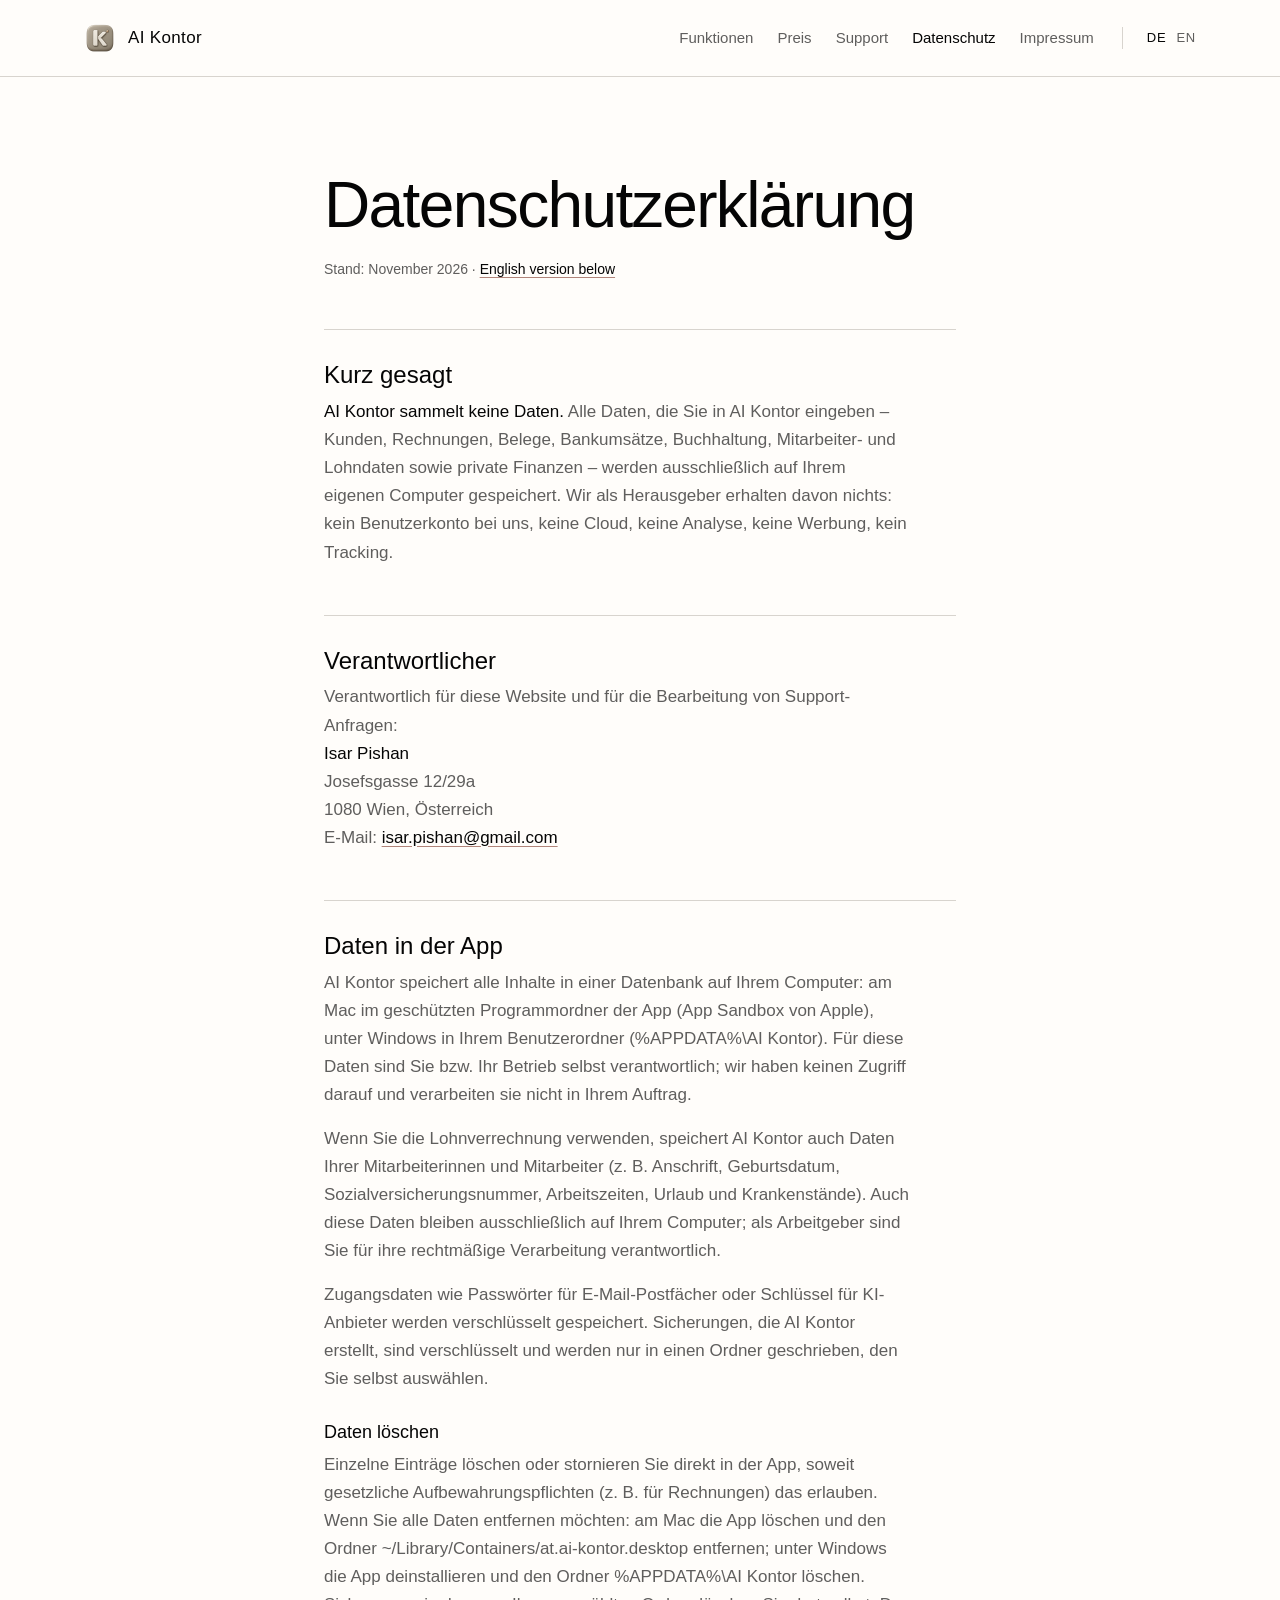
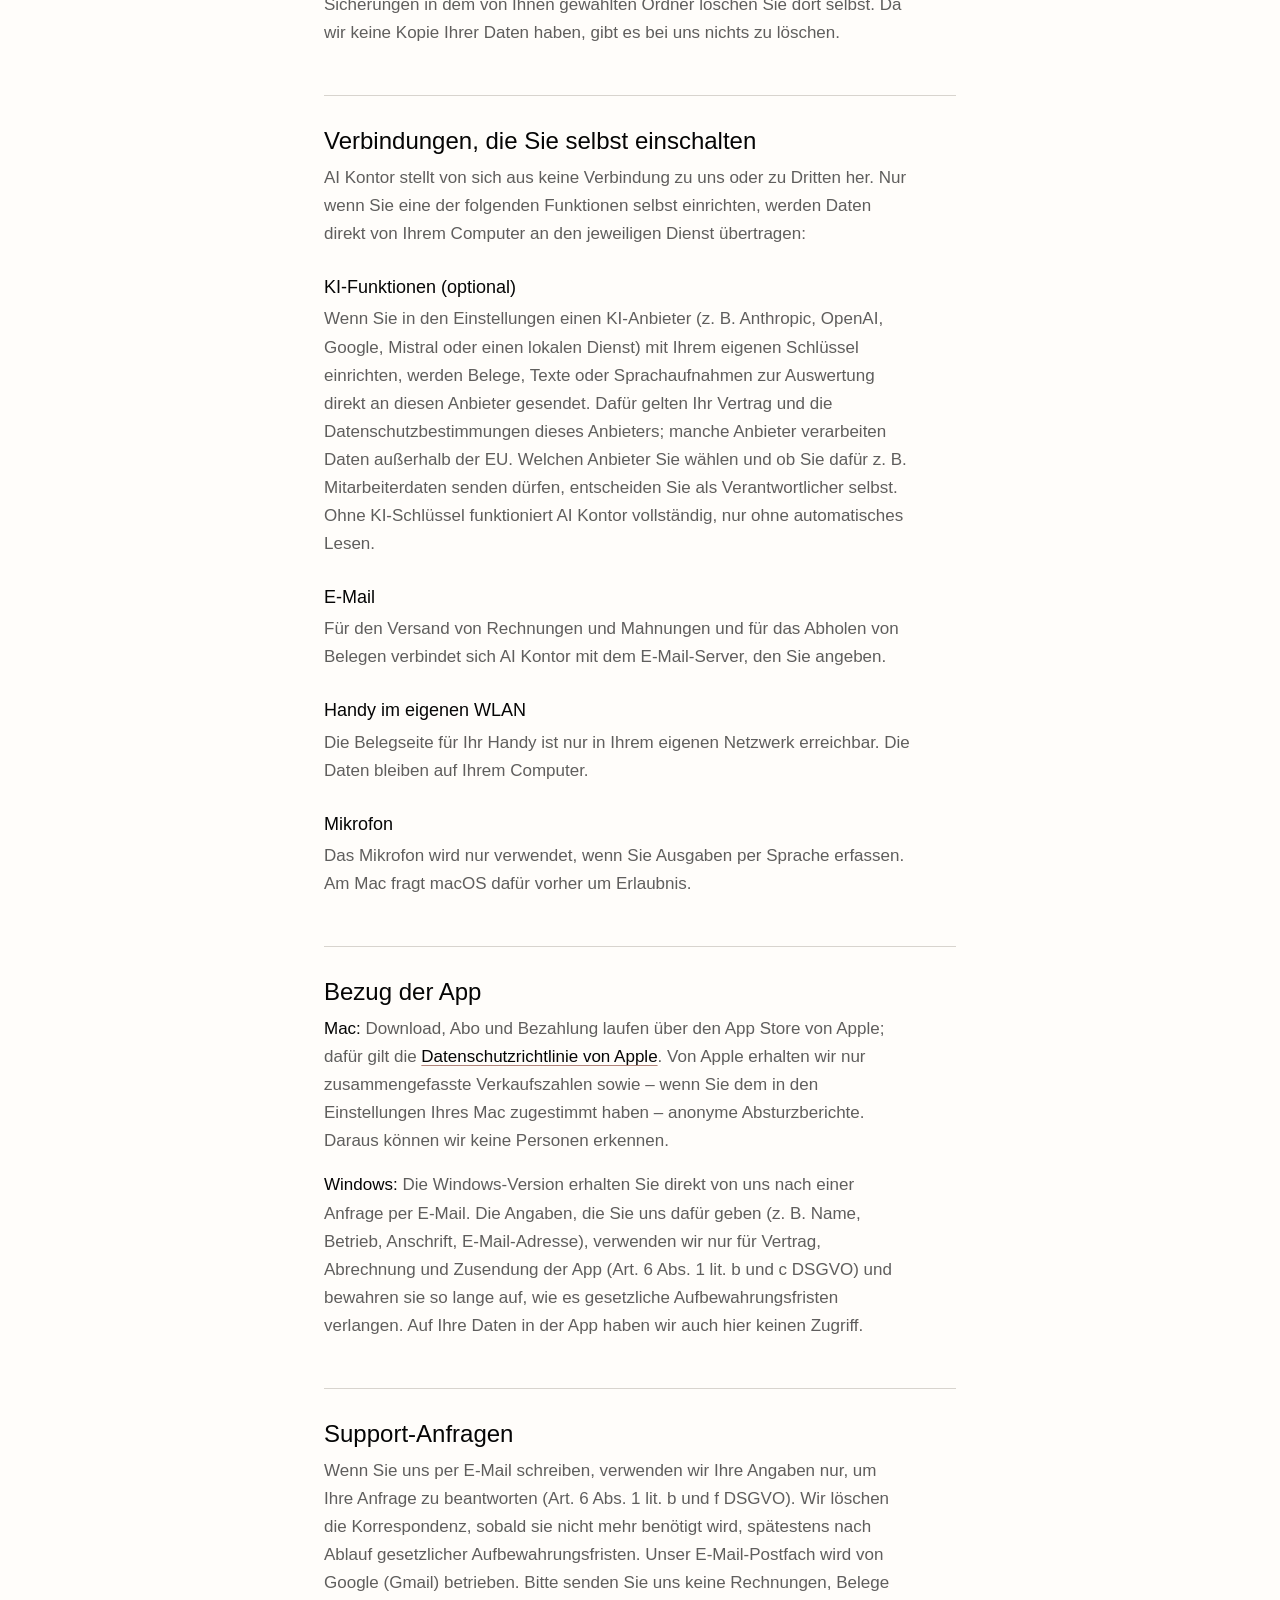
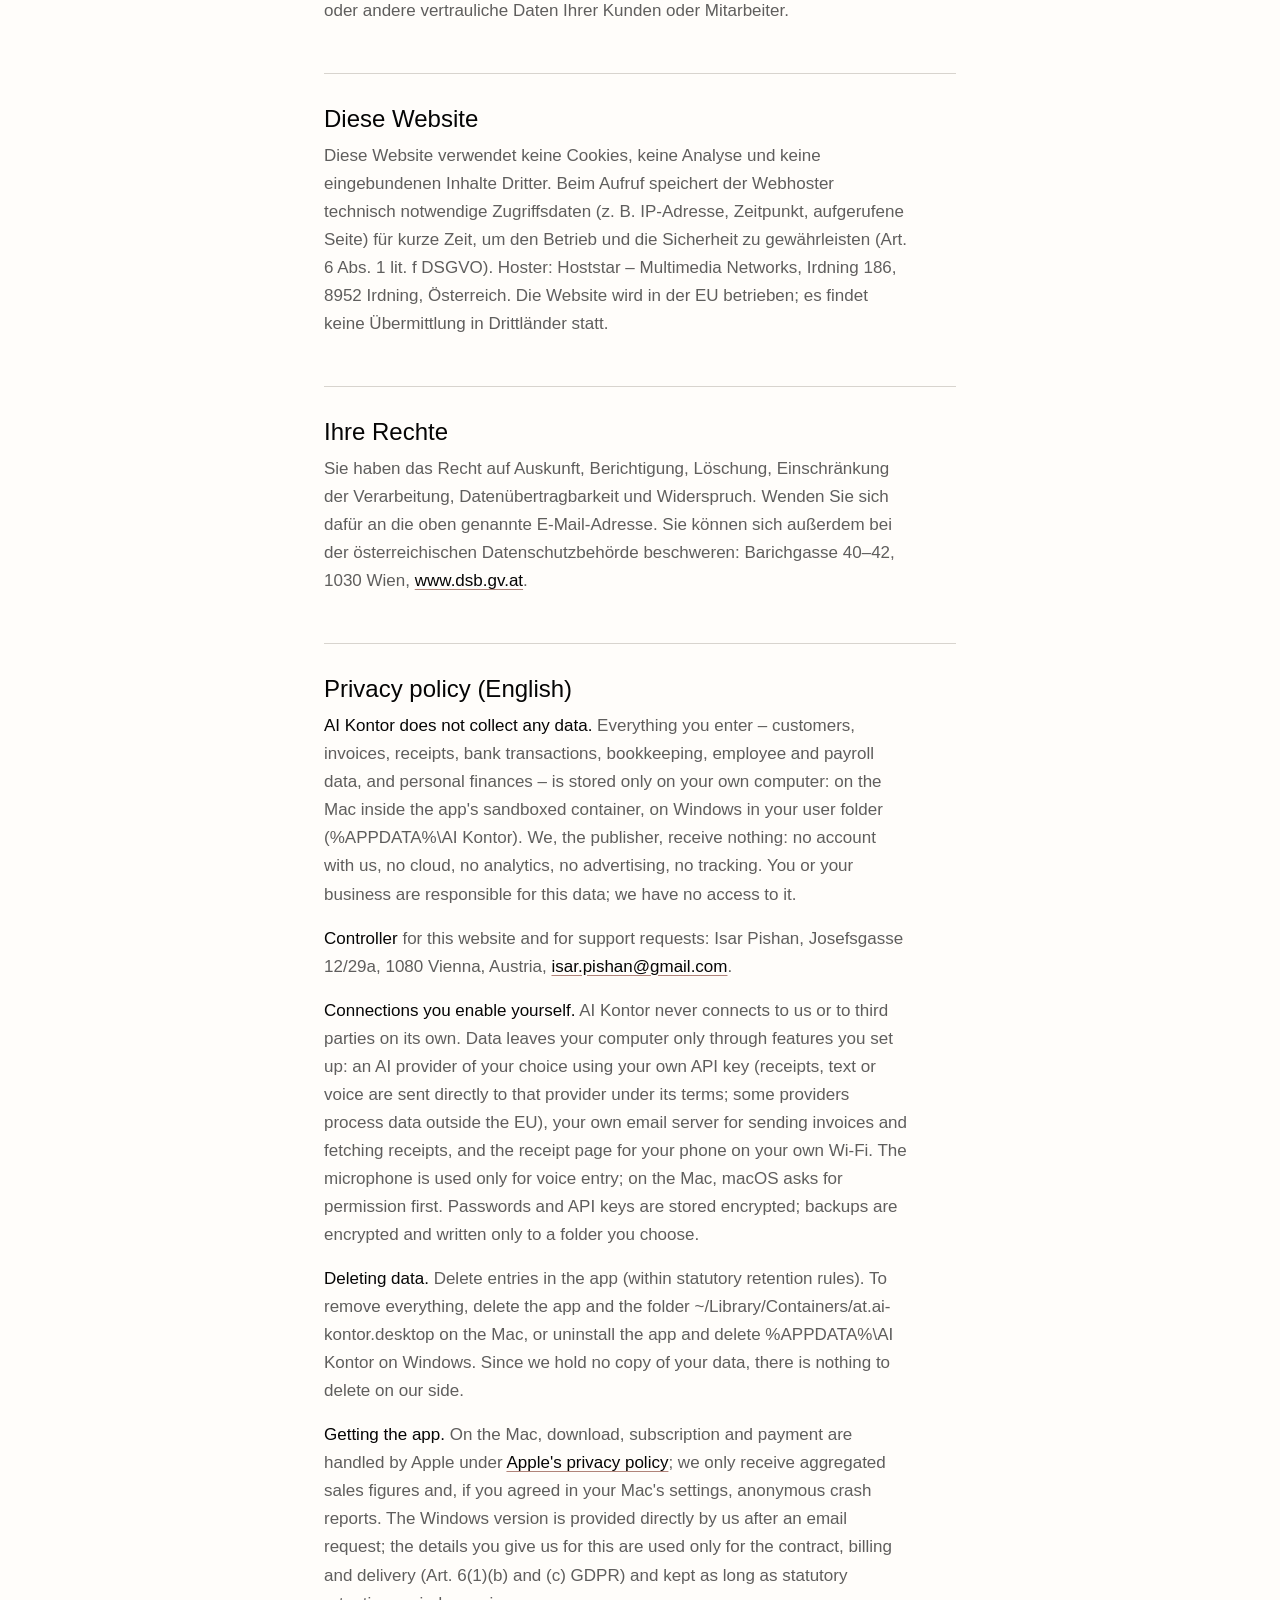
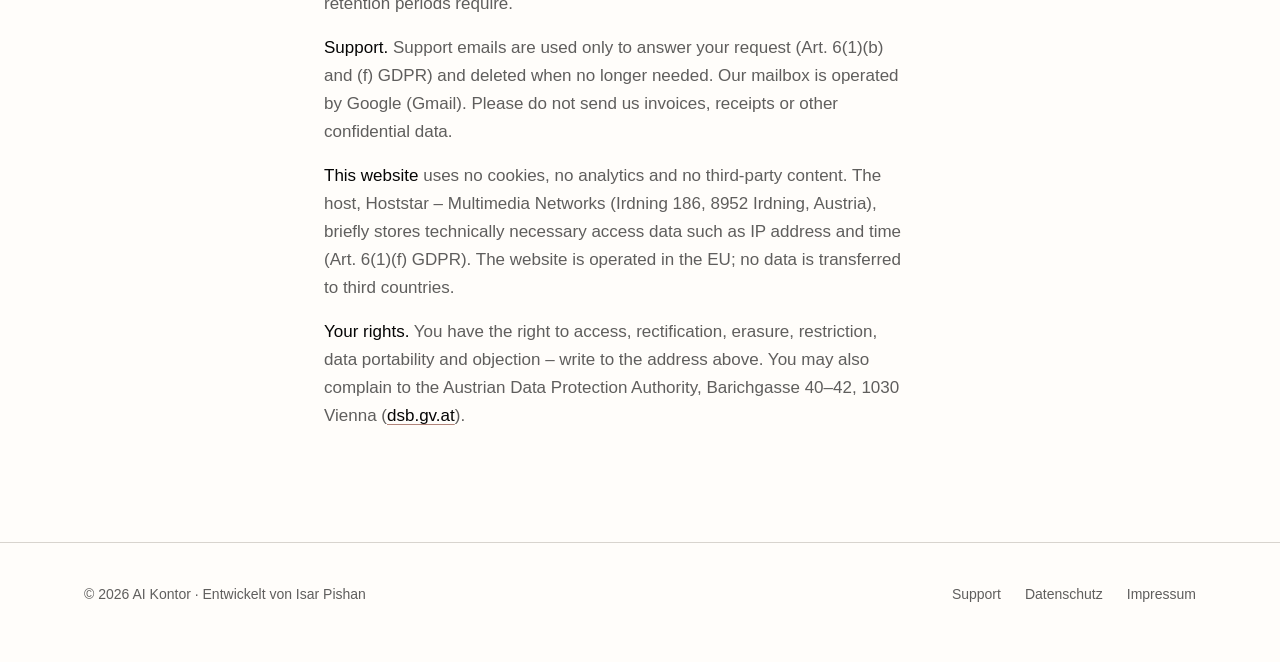
<file: datenschutz.html>
<!doctype html>
<html lang="de">
<head>
<meta charset="utf-8">
<meta name="viewport" content="width=device-width, initial-scale=1">
<title>Datenschutz – AI Kontor</title>
<link rel="icon" href="bilder/icon-64.png">
<meta name="color-scheme" content="dark light">
<link rel="stylesheet" href="stil.css">
</head>
<body>
<header class="kopf">
  <div class="rahmen">
    <a class="marke" href="index.html"><img src="bilder/icon-64.png" alt="" width="32" height="32">AI Kontor</a>
    <nav class="navi" aria-label="Seite">
      <a href="index.html#funktionen">Funktionen</a>
      <a href="index.html#preis">Preis</a>
      <a href="support.html">Support</a>
      <a href="datenschutz.html" aria-current="page">Datenschutz</a>
      <a href="impressum.html">Impressum</a>
    </nav>
    <nav class="sprachen" aria-label="Sprache">
      <a href="datenschutz.html" aria-current="page" lang="de">DE</a>
      <a href="en/index.html" lang="en" hreflang="en">EN</a>
    </nav>
  </div>
</header>

<main class="text">

<h1>Datenschutzerklärung</h1>
<p class="stand">Stand: November 2026 · <a href="#english">English version below</a></p>

<h2>Kurz gesagt</h2>
<p><strong>AI Kontor sammelt keine Daten.</strong> Alle Daten, die Sie in AI Kontor eingeben – Kunden, Rechnungen, Belege, Bankumsätze, Buchhaltung, Mitarbeiter- und Lohndaten sowie private Finanzen – werden ausschließlich auf Ihrem eigenen Computer gespeichert. Wir als Herausgeber erhalten davon nichts: kein Benutzerkonto bei uns, keine Cloud, keine Analyse, keine Werbung, kein Tracking.</p>

<h2>Verantwortlicher</h2>
<p>Verantwortlich für diese Website und für die Bearbeitung von Support-Anfragen:<br>
<strong>Isar Pishan</strong><br>
Josefsgasse 12/29a<br>
1080 Wien, Österreich<br>
E-Mail: <a href="mailto:isar.pishan@gmail.com">isar.pishan@gmail.com</a></p>

<h2>Daten in der App</h2>
<p>AI Kontor speichert alle Inhalte in einer Datenbank auf Ihrem Computer: am Mac im geschützten Programmordner der App (App Sandbox von Apple), unter Windows in Ihrem Benutzerordner (<span class="ltr">%APPDATA%\AI Kontor</span>). Für diese Daten sind Sie bzw. Ihr Betrieb selbst verantwortlich; wir haben keinen Zugriff darauf und verarbeiten sie nicht in Ihrem Auftrag.</p>
<p>Wenn Sie die Lohnverrechnung verwenden, speichert AI Kontor auch Daten Ihrer Mitarbeiterinnen und Mitarbeiter (z. B. Anschrift, Geburtsdatum, Sozialversicherungsnummer, Arbeitszeiten, Urlaub und Krankenstände). Auch diese Daten bleiben ausschließlich auf Ihrem Computer; als Arbeitgeber sind Sie für ihre rechtmäßige Verarbeitung verantwortlich.</p>
<p>Zugangsdaten wie Passwörter für E-Mail-Postfächer oder Schlüssel für KI-Anbieter werden verschlüsselt gespeichert. Sicherungen, die AI Kontor erstellt, sind verschlüsselt und werden nur in einen Ordner geschrieben, den Sie selbst auswählen.</p>

<h3>Daten löschen</h3>
<p>Einzelne Einträge löschen oder stornieren Sie direkt in der App, soweit gesetzliche Aufbewahrungspflichten (z. B. für Rechnungen) das erlauben. Wenn Sie alle Daten entfernen möchten: am Mac die App löschen und den Ordner <span class="ltr">~/Library/Containers/at.ai-kontor.desktop</span> entfernen; unter Windows die App deinstallieren und den Ordner <span class="ltr">%APPDATA%\AI Kontor</span> löschen. Sicherungen in dem von Ihnen gewählten Ordner löschen Sie dort selbst. Da wir keine Kopie Ihrer Daten haben, gibt es bei uns nichts zu löschen.</p>

<h2>Verbindungen, die Sie selbst einschalten</h2>
<p>AI Kontor stellt von sich aus keine Verbindung zu uns oder zu Dritten her. Nur wenn Sie eine der folgenden Funktionen selbst einrichten, werden Daten direkt von Ihrem Computer an den jeweiligen Dienst übertragen:</p>
<h3>KI-Funktionen (optional)</h3>
<p>Wenn Sie in den Einstellungen einen KI-Anbieter (z. B. Anthropic, OpenAI, Google, Mistral oder einen lokalen Dienst) mit Ihrem eigenen Schlüssel einrichten, werden Belege, Texte oder Sprachaufnahmen zur Auswertung direkt an diesen Anbieter gesendet. Dafür gelten Ihr Vertrag und die Datenschutzbestimmungen dieses Anbieters; manche Anbieter verarbeiten Daten außerhalb der EU. Welchen Anbieter Sie wählen und ob Sie dafür z. B. Mitarbeiterdaten senden dürfen, entscheiden Sie als Verantwortlicher selbst. Ohne KI-Schlüssel funktioniert AI Kontor vollständig, nur ohne automatisches Lesen.</p>
<h3>E-Mail</h3>
<p>Für den Versand von Rechnungen und Mahnungen und für das Abholen von Belegen verbindet sich AI Kontor mit dem E-Mail-Server, den Sie angeben.</p>
<h3>Handy im eigenen WLAN</h3>
<p>Die Belegseite für Ihr Handy ist nur in Ihrem eigenen Netzwerk erreichbar. Die Daten bleiben auf Ihrem Computer.</p>
<h3>Mikrofon</h3>
<p>Das Mikrofon wird nur verwendet, wenn Sie Ausgaben per Sprache erfassen. Am Mac fragt macOS dafür vorher um Erlaubnis.</p>

<h2>Bezug der App</h2>
<p><strong>Mac:</strong> Download, Abo und Bezahlung laufen über den App Store von Apple; dafür gilt die <a href="https://www.apple.com/legal/privacy/">Datenschutzrichtlinie von Apple</a>. Von Apple erhalten wir nur zusammengefasste Verkaufszahlen sowie – wenn Sie dem in den Einstellungen Ihres Mac zugestimmt haben – anonyme Absturzberichte. Daraus können wir keine Personen erkennen.</p>
<p><strong>Windows:</strong> Die Windows-Version erhalten Sie direkt von uns nach einer Anfrage per E-Mail. Die Angaben, die Sie uns dafür geben (z. B. Name, Betrieb, Anschrift, E-Mail-Adresse), verwenden wir nur für Vertrag, Abrechnung und Zusendung der App (Art. 6 Abs. 1 lit. b und c DSGVO) und bewahren sie so lange auf, wie es gesetzliche Aufbewahrungsfristen verlangen. Auf Ihre Daten in der App haben wir auch hier keinen Zugriff.</p>

<h2>Support-Anfragen</h2>
<p>Wenn Sie uns per E-Mail schreiben, verwenden wir Ihre Angaben nur, um Ihre Anfrage zu beantworten (Art. 6 Abs. 1 lit. b und f DSGVO). Wir löschen die Korrespondenz, sobald sie nicht mehr benötigt wird, spätestens nach Ablauf gesetzlicher Aufbewahrungsfristen. Unser E-Mail-Postfach wird von Google (Gmail) betrieben. Bitte senden Sie uns keine Rechnungen, Belege oder andere vertrauliche Daten Ihrer Kunden oder Mitarbeiter.</p>

<h2>Diese Website</h2>
<p>Diese Website verwendet keine Cookies, keine Analyse und keine eingebundenen Inhalte Dritter. Beim Aufruf speichert der Webhoster technisch notwendige Zugriffsdaten (z. B. IP-Adresse, Zeitpunkt, aufgerufene Seite) für kurze Zeit, um den Betrieb und die Sicherheit zu gewährleisten (Art. 6 Abs. 1 lit. f DSGVO). Hoster: Hoststar – Multimedia Networks, Irdning 186, 8952 Irdning, Österreich. Die Website wird in der EU betrieben; es findet keine Übermittlung in Drittländer statt.</p>

<h2>Ihre Rechte</h2>
<p>Sie haben das Recht auf Auskunft, Berichtigung, Löschung, Einschränkung der Verarbeitung, Datenübertragbarkeit und Widerspruch. Wenden Sie sich dafür an die oben genannte E-Mail-Adresse. Sie können sich außerdem bei der österreichischen Datenschutzbehörde beschweren: Barichgasse 40–42, 1030 Wien, <a href="https://www.dsb.gv.at">www.dsb.gv.at</a>.</p>

<h2 id="english">Privacy policy (English)</h2>
<p><strong>AI Kontor does not collect any data.</strong> Everything you enter – customers, invoices, receipts, bank transactions, bookkeeping, employee and payroll data, and personal finances – is stored only on your own computer: on the Mac inside the app's sandboxed container, on Windows in your user folder (<span class="ltr">%APPDATA%\AI Kontor</span>). We, the publisher, receive nothing: no account with us, no cloud, no analytics, no advertising, no tracking. You or your business are responsible for this data; we have no access to it.</p>
<p><strong>Controller</strong> for this website and for support requests: Isar Pishan, Josefsgasse 12/29a, 1080 Vienna, Austria, <a href="mailto:isar.pishan@gmail.com">isar.pishan@gmail.com</a>.</p>
<p><strong>Connections you enable yourself.</strong> AI Kontor never connects to us or to third parties on its own. Data leaves your computer only through features you set up: an AI provider of your choice using your own API key (receipts, text or voice are sent directly to that provider under its terms; some providers process data outside the EU), your own email server for sending invoices and fetching receipts, and the receipt page for your phone on your own Wi-Fi. The microphone is used only for voice entry; on the Mac, macOS asks for permission first. Passwords and API keys are stored encrypted; backups are encrypted and written only to a folder you choose.</p>
<p><strong>Deleting data.</strong> Delete entries in the app (within statutory retention rules). To remove everything, delete the app and the folder <span class="ltr">~/Library/Containers/at.ai-kontor.desktop</span> on the Mac, or uninstall the app and delete <span class="ltr">%APPDATA%\AI Kontor</span> on Windows. Since we hold no copy of your data, there is nothing to delete on our side.</p>
<p><strong>Getting the app.</strong> On the Mac, download, subscription and payment are handled by Apple under <a href="https://www.apple.com/legal/privacy/">Apple's privacy policy</a>; we only receive aggregated sales figures and, if you agreed in your Mac's settings, anonymous crash reports. The Windows version is provided directly by us after an email request; the details you give us for this are used only for the contract, billing and delivery (Art. 6(1)(b) and (c) GDPR) and kept as long as statutory retention periods require.</p>
<p><strong>Support.</strong> Support emails are used only to answer your request (Art. 6(1)(b) and (f) GDPR) and deleted when no longer needed. Our mailbox is operated by Google (Gmail). Please do not send us invoices, receipts or other confidential data.</p>
<p><strong>This website</strong> uses no cookies, no analytics and no third-party content. The host, Hoststar – Multimedia Networks (Irdning 186, 8952 Irdning, Austria), briefly stores technically necessary access data such as IP address and time (Art. 6(1)(f) GDPR). The website is operated in the EU; no data is transferred to third countries.</p>
<p><strong>Your rights.</strong> You have the right to access, rectification, erasure, restriction, data portability and objection – write to the address above. You may also complain to the Austrian Data Protection Authority, Barichgasse 40–42, 1030 Vienna (<a href="https://www.dsb.gv.at">dsb.gv.at</a>).</p>

</main>

<footer class="fuss">
  <div class="rahmen">
    <p>© 2026 AI Kontor · Entwickelt von Isar Pishan</p>
    <nav aria-label="Rechtliches">
      <a href="support.html">Support</a>
      <a href="datenschutz.html">Datenschutz</a>
      <a href="impressum.html">Impressum</a>
    </nav>
  </div>
</footer>
</body>
</html>
</file>
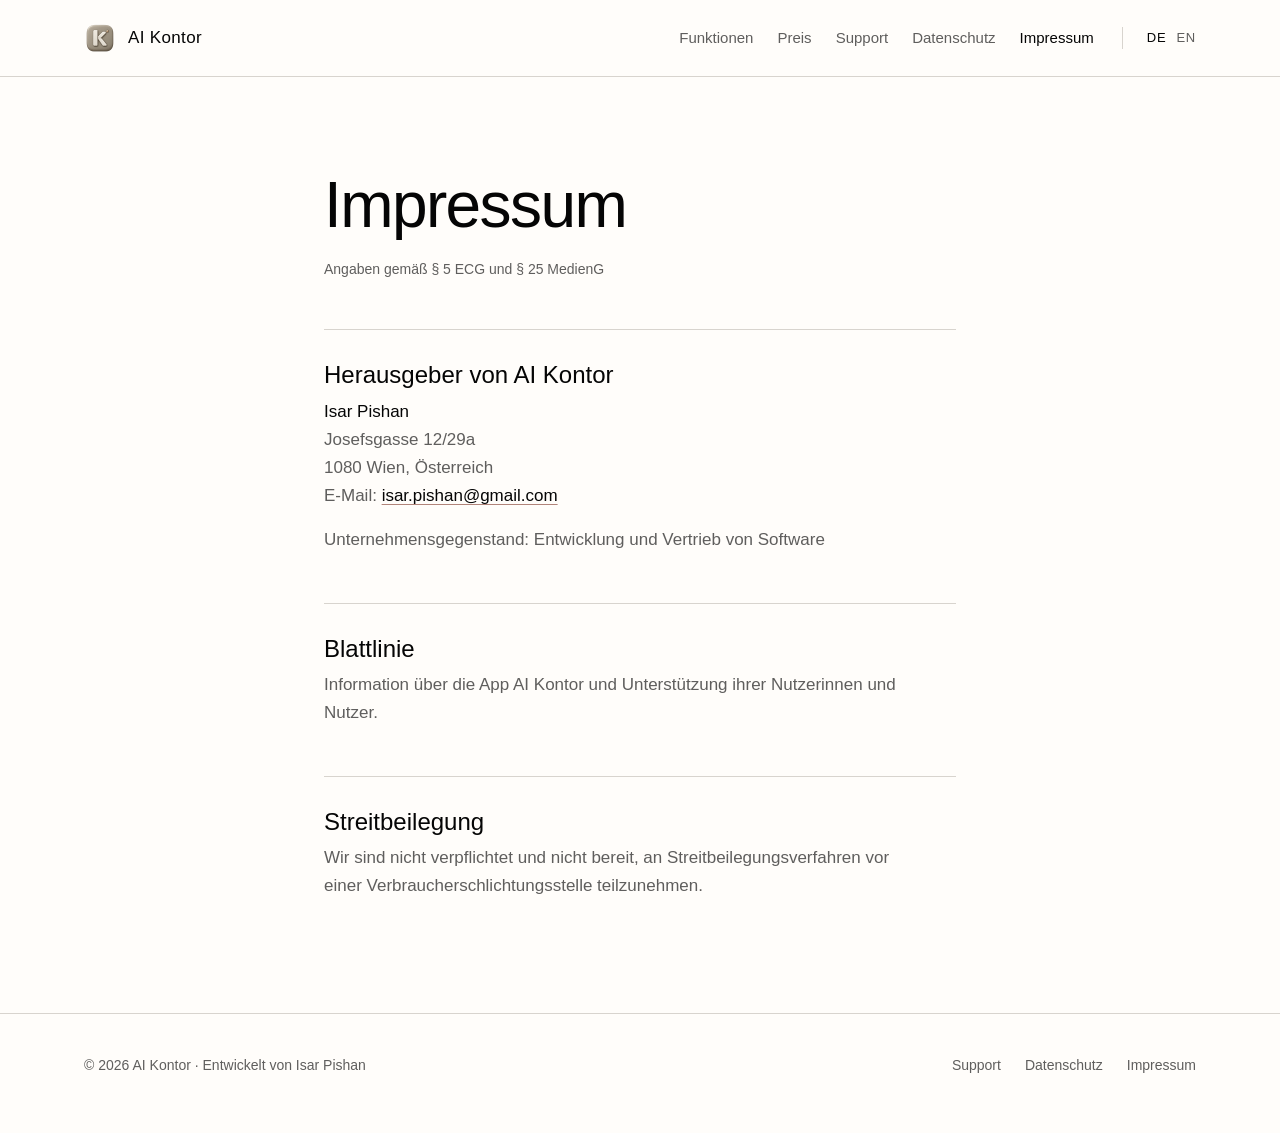
<file: impressum.html>
<!doctype html>
<html lang="de">
<head>
<meta charset="utf-8">
<meta name="viewport" content="width=device-width, initial-scale=1">
<title>Impressum – AI Kontor</title>
<link rel="icon" href="bilder/icon-64.png">
<meta name="color-scheme" content="dark light">
<link rel="stylesheet" href="stil.css">
</head>
<body>
<header class="kopf">
  <div class="rahmen">
    <a class="marke" href="index.html"><img src="bilder/icon-64.png" alt="" width="32" height="32">AI Kontor</a>
    <nav class="navi" aria-label="Seite">
      <a href="index.html#funktionen">Funktionen</a>
      <a href="index.html#preis">Preis</a>
      <a href="support.html">Support</a>
      <a href="datenschutz.html">Datenschutz</a>
      <a href="impressum.html" aria-current="page">Impressum</a>
    </nav>
    <nav class="sprachen" aria-label="Sprache">
      <a href="impressum.html" aria-current="page" lang="de">DE</a>
      <a href="en/index.html" lang="en" hreflang="en">EN</a>
    </nav>
  </div>
</header>

<main class="text">

<h1>Impressum</h1>
<p class="stand">Angaben gemäß § 5 ECG und § 25 MedienG</p>

<h2>Herausgeber von AI Kontor</h2>
<p><strong>Isar Pishan</strong><br>
Josefsgasse 12/29a<br>
1080 Wien, Österreich<br>
E-Mail: <a href="mailto:isar.pishan@gmail.com">isar.pishan@gmail.com</a></p>

<p>Unternehmensgegenstand: Entwicklung und Vertrieb von Software</p>

<h2>Blattlinie</h2>
<p>Information über die App AI Kontor und Unterstützung ihrer Nutzerinnen und Nutzer.</p>

<h2>Streitbeilegung</h2>
<p>Wir sind nicht verpflichtet und nicht bereit, an Streitbeilegungsverfahren vor einer Verbraucherschlichtungsstelle teilzunehmen.</p>

</main>

<footer class="fuss">
  <div class="rahmen">
    <p>© 2026 AI Kontor · Entwickelt von Isar Pishan</p>
    <nav aria-label="Rechtliches">
      <a href="support.html">Support</a>
      <a href="datenschutz.html">Datenschutz</a>
      <a href="impressum.html">Impressum</a>
    </nav>
  </div>
</footer>
</body>
</html>
</file>
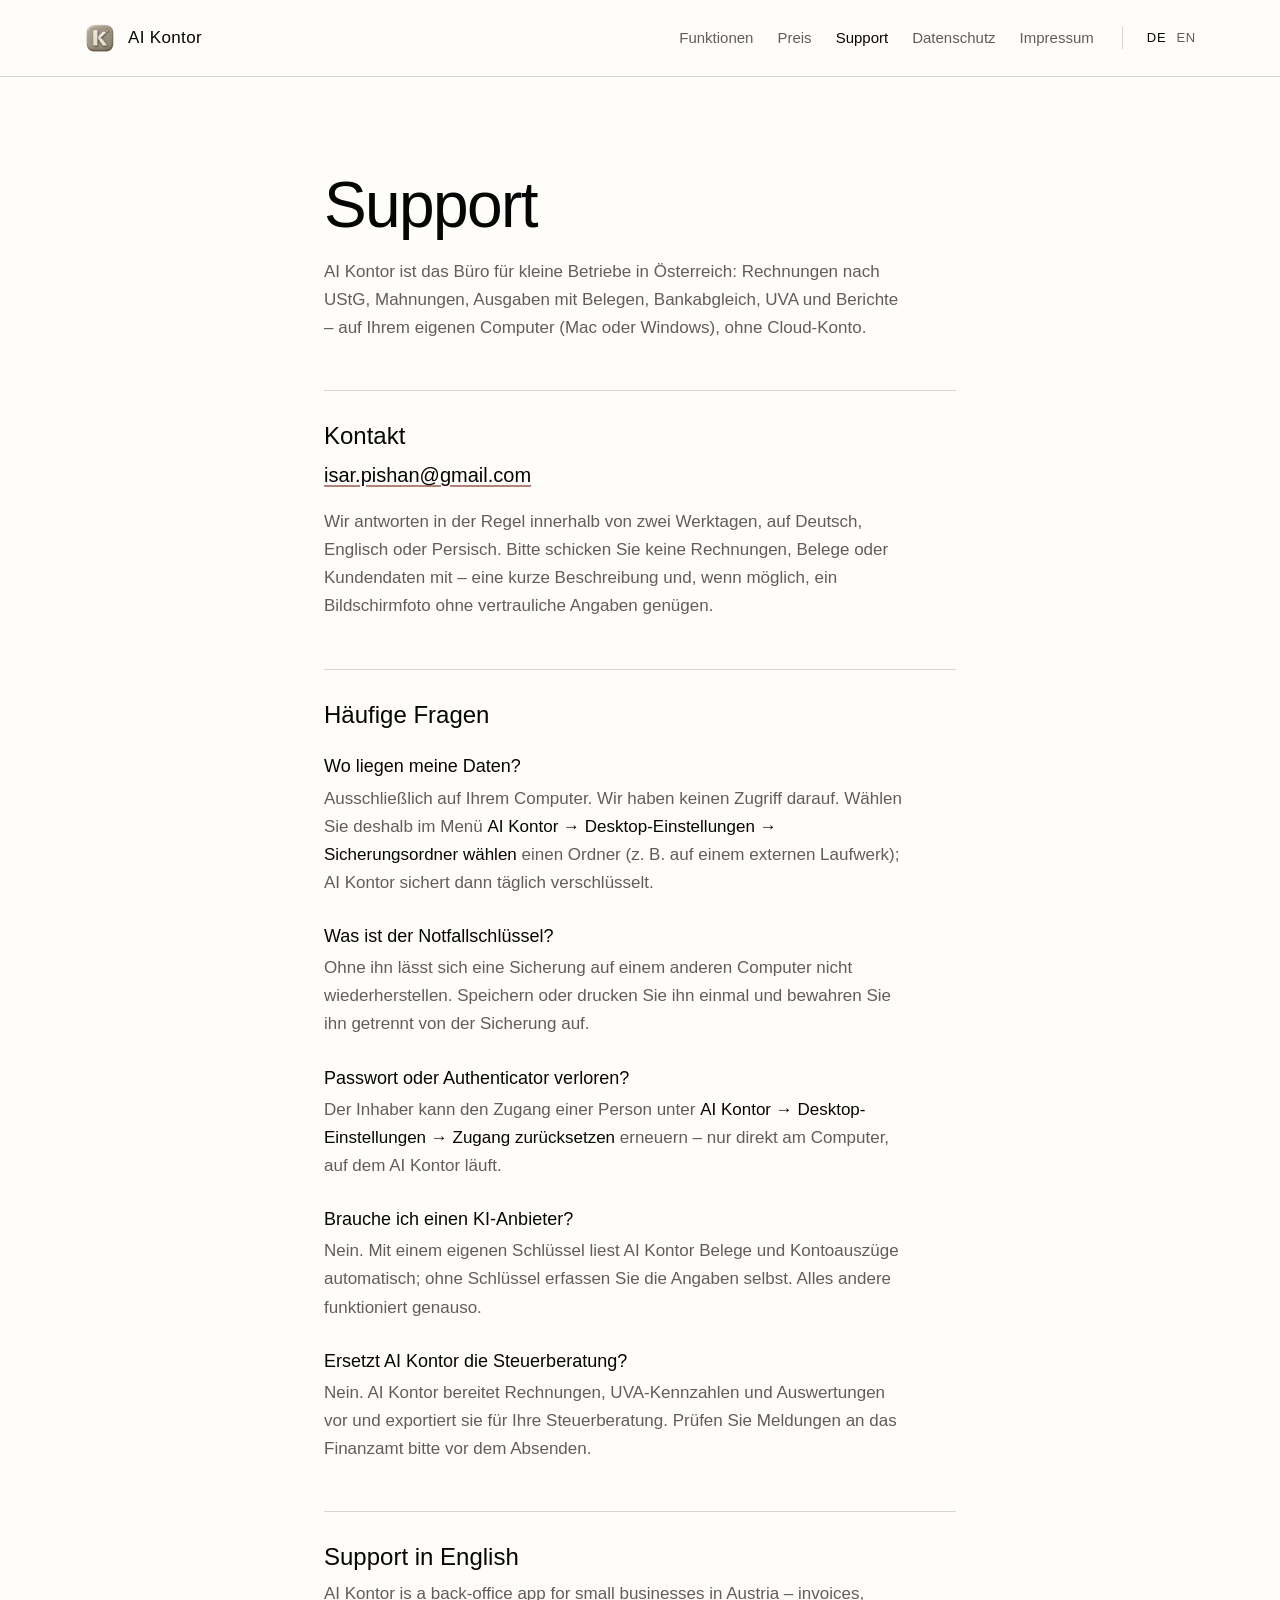
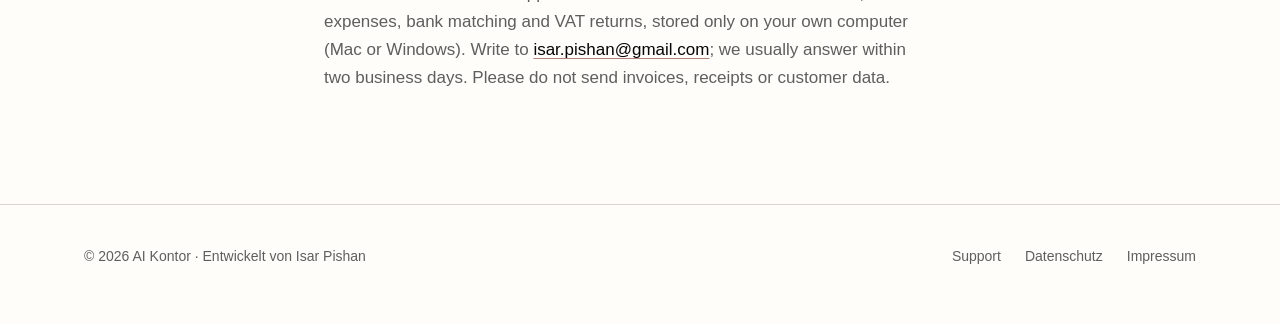
<file: support.html>
<!doctype html>
<html lang="de">
<head>
<meta charset="utf-8">
<meta name="viewport" content="width=device-width, initial-scale=1">
<title>Support – AI Kontor</title>
<meta name="description" content="AI Kontor: Rechnungen, Ausgaben, Bank und UVA für kleine Betriebe in Österreich – auf dem eigenen Computer.">
<link rel="icon" href="bilder/icon-64.png">
<meta name="color-scheme" content="dark light">
<link rel="stylesheet" href="stil.css">
</head>
<body>
<header class="kopf">
  <div class="rahmen">
    <a class="marke" href="index.html"><img src="bilder/icon-64.png" alt="" width="32" height="32">AI Kontor</a>
    <nav class="navi" aria-label="Seite">
      <a href="index.html#funktionen">Funktionen</a>
      <a href="index.html#preis">Preis</a>
      <a href="support.html" aria-current="page">Support</a>
      <a href="datenschutz.html">Datenschutz</a>
      <a href="impressum.html">Impressum</a>
    </nav>
    <nav class="sprachen" aria-label="Sprache">
      <a href="support.html" aria-current="page" lang="de">DE</a>
      <a href="en/index.html" lang="en" hreflang="en">EN</a>
    </nav>
  </div>
</header>

<main class="text">

<h1>Support</h1>
<p>AI Kontor ist das Büro für kleine Betriebe in Österreich: Rechnungen nach UStG, Mahnungen, Ausgaben mit Belegen, Bankabgleich, UVA und Berichte – auf Ihrem eigenen Computer (Mac oder Windows), ohne Cloud-Konto.</p>

<h2>Kontakt</h2>
<p class="kontakt"><a href="mailto:isar.pishan@gmail.com">isar.pishan@gmail.com</a></p>
<p>Wir antworten in der Regel innerhalb von zwei Werktagen, auf Deutsch, Englisch oder Persisch. Bitte schicken Sie keine Rechnungen, Belege oder Kundendaten mit – eine kurze Beschreibung und, wenn möglich, ein Bildschirmfoto ohne vertrauliche Angaben genügen.</p>

<h2>Häufige Fragen</h2>
<h3>Wo liegen meine Daten?</h3>
<p>Ausschließlich auf Ihrem Computer. Wir haben keinen Zugriff darauf. Wählen Sie deshalb im Menü <strong>AI Kontor → Desktop-Einstellungen → Sicherungsordner wählen</strong> einen Ordner (z. B. auf einem externen Laufwerk); AI Kontor sichert dann täglich verschlüsselt.</p>
<h3>Was ist der Notfallschlüssel?</h3>
<p>Ohne ihn lässt sich eine Sicherung auf einem anderen Computer nicht wiederherstellen. Speichern oder drucken Sie ihn einmal und bewahren Sie ihn getrennt von der Sicherung auf.</p>
<h3>Passwort oder Authenticator verloren?</h3>
<p>Der Inhaber kann den Zugang einer Person unter <strong>AI Kontor → Desktop-Einstellungen → Zugang zurücksetzen</strong> erneuern – nur direkt am Computer, auf dem AI Kontor läuft.</p>
<h3>Brauche ich einen KI-Anbieter?</h3>
<p>Nein. Mit einem eigenen Schlüssel liest AI Kontor Belege und Kontoauszüge automatisch; ohne Schlüssel erfassen Sie die Angaben selbst. Alles andere funktioniert genauso.</p>
<h3>Ersetzt AI Kontor die Steuerberatung?</h3>
<p>Nein. AI Kontor bereitet Rechnungen, UVA-Kennzahlen und Auswertungen vor und exportiert sie für Ihre Steuerberatung. Prüfen Sie Meldungen an das Finanzamt bitte vor dem Absenden.</p>

<h2 lang="en" id="english">Support in English</h2>
<p lang="en">AI Kontor is a back-office app for small businesses in Austria – invoices, expenses, bank matching and VAT returns, stored only on your own computer (Mac or Windows). Write to <a href="mailto:isar.pishan@gmail.com">isar.pishan@gmail.com</a>; we usually answer within two business days. Please do not send invoices, receipts or customer data.</p>

</main>

<footer class="fuss">
  <div class="rahmen">
    <p>© 2026 AI Kontor · Entwickelt von Isar Pishan</p>
    <nav aria-label="Rechtliches">
      <a href="support.html">Support</a>
      <a href="datenschutz.html">Datenschutz</a>
      <a href="impressum.html">Impressum</a>
    </nav>
  </div>
</footer>
</body>
</html>
</file>
<file: stil.css>
/*
 * AI Kontor – Website. Gestaltung: Carbon / Ivory / Graphite, Roségold nur als Akzent
 * (Knopf, Aufzählungspunkte). Wie die App: große, leichte Überschriften, Linien statt Karten,
 * keine Schatten und keine Verläufe. Hell und dunkel folgen dem Gerät.
 */
:root {
  color-scheme: dark;
  --canvas: #050505;
  --flaeche: #151515;
  --ink: #f4f2ef;
  --muted: #a6a19d;
  --line: #333333;
  --rose: #b1847a;
  --rose-ink: #050505;
  --schrift: "Helvetica Neue", Helvetica, Arial, sans-serif;
  /* Farben des App-Symbols: Taupe-Kachel, Elfenbein-K, Roségold-Punkt */
  --taupe-hell: #c3b9a9;
  --taupe: #aca191;
  --taupe-dunkel: #92877a;
  --kachel-text: #352c22;
  --taupe-rand: #6f6456;
  --elfenbein: #f4efe7;
  --punkt-hell: #ead4b4;
  --punkt: #c0a383;
  --punkt-dunkel: #8a6c4f;
  --kachel-schatten: 0 18px 30px -14px rgb(52 40 28 / 0.55), 0 3px 6px -2px rgb(52 40 28 / 0.3);
  --kachel-schatten-hoch: 0 28px 40px -16px rgb(52 40 28 / 0.6), 0 6px 10px -4px rgb(52 40 28 / 0.3);
  --rand: clamp(16px, 5.5vw, 64px);
}
@media (prefers-color-scheme: light) {
  :root {
    color-scheme: light;
    --canvas: #fffdfa;
    --flaeche: #f4f2ef;
    --ink: #050505;
    --muted: rgb(5 5 5 / 0.64);
    --line: #d8d4ce;
    --kachel-schatten: 0 18px 30px -14px rgb(90 70 50 / 0.45), 0 3px 6px -2px rgb(90 70 50 / 0.22);
    --kachel-schatten-hoch: 0 28px 40px -16px rgb(90 70 50 / 0.5), 0 6px 10px -4px rgb(90 70 50 / 0.24);
  }
}

*, *::before, *::after { box-sizing: border-box; }
html { background: var(--canvas); scroll-behavior: smooth; -webkit-text-size-adjust: 100%; }
@media (prefers-reduced-motion: reduce) { html { scroll-behavior: auto; } }
body {
  margin: 0;
  background: var(--canvas);
  color: var(--ink);
  font: 400 17px/1.65 var(--schrift);
  -webkit-font-smoothing: antialiased;
}
img { display: block; max-width: 100%; height: auto; }
a { color: inherit; }
:focus-visible { outline: 2px solid var(--rose); outline-offset: 3px; border-radius: 4px; }
[id] { scroll-margin-block-start: 24px; }

.rahmen { max-width: 1240px; margin-inline: auto; padding-inline: var(--rand); }

/* ── Kopf ── */
.kopf { border-block-end: 1px solid var(--line); }
.kopf .rahmen { display: flex; align-items: center; gap: 28px; min-height: 76px; }
.marke { display: flex; align-items: center; gap: 12px; text-decoration: none; font-weight: 500; letter-spacing: 0.02em; white-space: nowrap; }
.marke img { width: 32px; height: 32px; }
.navi { display: flex; gap: 24px; margin-inline-start: auto; font-size: 15px; }
.navi a, .sprachen a { color: var(--muted); text-decoration: none; }
.navi a:hover, .sprachen a:hover, .navi a[aria-current] { color: var(--ink); }
.sprachen { display: flex; gap: 10px; padding-inline-start: 24px; border-inline-start: 1px solid var(--line); font-size: 13px; font-weight: 500; letter-spacing: 0.06em; }
.sprachen [aria-current] { color: var(--ink); }

/* ── Typografie ── */
.label {
  margin: 0 0 20px;
  font-size: 12px; font-weight: 500; letter-spacing: 0.08em; text-transform: uppercase;
  color: var(--muted);
}
h1, h2, h3 { font-weight: 300; margin: 0; }
h1 { font-size: clamp(46px, 8vw, 108px); line-height: 1.02; letter-spacing: -0.025em; }
h2 { font-size: clamp(34px, 4.6vw, 60px); line-height: 1.08; letter-spacing: -0.02em; }
h3 { font-size: 22px; line-height: 1.3; font-weight: 400; }
p { margin: 0 0 16px; color: var(--muted); max-width: 62ch; }
strong { color: var(--ink); font-weight: 500; }
.einleitung { font-size: clamp(18px, 1.7vw, 21px); line-height: 1.55; max-width: 40ch; margin-block: 28px 36px; }

/* ── Knopf: einziger großer Akzent ── */
.knopf {
  display: inline-flex; align-items: center; min-height: 52px; padding: 0 30px;
  border-radius: 999px; background: var(--rose); color: var(--rose-ink);
  font-size: 16px; font-weight: 500; text-decoration: none; white-space: nowrap;
}
a.knopf:hover { filter: brightness(1.06); }
.knopf-zeile { display: flex; flex-wrap: wrap; align-items: center; gap: 14px 24px; }
.knopf-zeile p { margin: 0; font-size: 14px; }
/* Mac und Windows nebeneinander: Logo im Knopf, kurzer Hinweis darunter */
.plattform-wahl { align-items: flex-start; gap: 14px 18px; }
.wahl { display: flex; flex-direction: column; align-items: center; gap: 10px; }
.plattform-wahl .knopf { gap: 10px; min-inline-size: 168px; justify-content: center; font-size: 17px; }
.knopf .logo { inline-size: 18px; block-size: 18px; flex: none; }
.knopf-rand { background: transparent; color: var(--ink); box-shadow: inset 0 0 0 1px var(--rose); }
a.knopf-rand:hover { background: color-mix(in srgb, var(--rose) 14%, transparent); filter: none; }
.wahl-text { font-size: 13px; color: var(--muted); text-align: center; }
.zweitlink { color: var(--ink); font-size: 16px; text-decoration: underline; text-decoration-color: var(--line); text-decoration-thickness: 1px; text-underline-offset: 6px; }
.zweitlink:hover { text-decoration-color: var(--ink); }
.klein { margin-block-start: 20px; font-size: 14px; }
.fragen details p a { color: var(--ink); text-decoration-color: var(--rose); text-underline-offset: 3px; }
.ltr { direction: ltr; unicode-bidi: isolate; overflow-wrap: anywhere; }

/* ── Hero ── */
.hero {
  position: relative; isolation: isolate;
  padding-block: clamp(48px, 7vw, 96px) clamp(48px, 6vw, 80px);
  min-block-size: clamp(520px, 46vw, 700px);
  display: grid; grid-template-columns: minmax(0, 0.58fr); align-content: center;
}
.hero-inhalt { display: grid; grid-template-columns: auto minmax(0, 1fr); column-gap: clamp(20px, 2.6vw, 36px); align-items: start; }
.hero-inhalt > * { grid-column: 2; }
.hero-inhalt > .hero-icon { grid-column: 1; grid-row: 1 / span 3; }
.hero h1 { font-size: clamp(38px, 4.4vw, 64px); }
.hero .einleitung { margin-block: 16px 28px; }
.hero .klein { margin-block-start: 16px; }
/* Fotos: Hero rechts, Bänder zwischen den Abschnitten */
/* Hero-Foto: reicht bis zum rechten Fensterrand und läuft nach links und unten weich in den Hintergrund aus */
.hero-inhalt { position: relative; z-index: 1; }
.hero-foto {
  position: absolute; z-index: 0; margin: 0;
  inset-block: 0; inset-inline-end: calc(50% - 50vw);
  inline-size: min(64vw, 1000px);
  -webkit-mask-image: linear-gradient(to right, transparent 0%, rgb(0 0 0 / 0.35) 22%, #000 55%), linear-gradient(to bottom, #000 84%, transparent 100%);
  -webkit-mask-composite: source-in;
  mask-image: linear-gradient(to right, transparent 0%, rgb(0 0 0 / 0.35) 22%, #000 55%), linear-gradient(to bottom, #000 84%, transparent 100%);
  mask-composite: intersect;
}
.hero-foto img { inline-size: 100%; block-size: 100%; object-fit: cover; object-position: 55% 64%; }
.band { margin: 0; padding-block: clamp(28px, 3.5vw, 44px) 0; }
/* schmales Panorama: Stimmung zwischen den Abschnitten, ohne den Text zu verdrängen */
.band img { width: 100%; height: clamp(170px, 19.5vw, 280px); object-fit: cover; object-position: var(--fokus, 50% 50%); border-radius: 18px; }
/* alle Ränder leicht weich: oben/unten etwas, links/rechts nur wenig */
.band img {
  -webkit-mask-image: linear-gradient(to bottom, transparent 0%, #000 11%, #000 89%, transparent 100%), linear-gradient(to right, transparent 0%, #000 4%, #000 96%, transparent 100%);
  -webkit-mask-composite: source-in;
  mask-image: linear-gradient(to bottom, transparent 0%, #000 11%, #000 89%, transparent 100%), linear-gradient(to right, transparent 0%, #000 4%, #000 96%, transparent 100%);
  mask-composite: intersect;
}

/* ── Überblick: zwölf Kacheln wie das App-Symbol (Taupe, plastisch, Roségold-Punkt) ──
 * Bewusste Ausnahme vom flachen DDL-Stil: nur diese Kacheln haben Verlauf und Schatten, damit sie wie das Symbol wirken. */
.uebersicht { padding-block-end: clamp(56px, 8vw, 104px); scroll-margin-block-start: 24px; }
.kacheln {
  list-style: none; margin: 0; padding: 0;
  display: grid; grid-template-columns: repeat(4, minmax(0, 1fr)); gap: clamp(12px, 1.6vw, 22px);
}
.kacheln li { display: flex; container-type: inline-size; }
/* Alle Maße in cqi (Anteil der Kachelbreite): Titel, Text und Pfeil stehen in jeder Kachel an derselben Stelle */
.kachel {
  position: relative; flex: 1; min-inline-size: 0; aspect-ratio: 1 / 1;
  display: flex; flex-direction: column; justify-content: flex-start;
  padding: 0 10cqi;
  border-radius: 22%;
  background:
    radial-gradient(120% 90% at 30% 0%, rgb(255 255 255 / 0.22), transparent 55%),
    linear-gradient(172deg, var(--taupe-hell) 0%, var(--taupe) 45%, var(--taupe-dunkel) 100%);
  box-shadow:
    inset 0 2px 1px rgb(255 255 255 / 0.5),
    inset 0 -4px 8px rgb(60 46 32 / 0.22),
    inset 0 0 0 1px rgb(60 46 32 / 0.12),
    var(--kachel-schatten);
  color: var(--elfenbein); text-decoration: none;
  transition: transform 0.25s ease, box-shadow 0.25s ease;
}
/* Titel: erste Zeile überall auf gleicher Höhe; Platz für zwei Zeilen, damit der Text darunter überall gleich beginnt */
.kachel-titel {
  display: flex; align-items: flex-start; justify-content: center; text-align: center;
  margin-block-start: 22cqi; min-block-size: 2.2em;
  font-size: 7.6cqi; font-weight: 500; line-height: 1.1; letter-spacing: -0.005em;
  text-transform: uppercase; hyphens: manual;
  color: var(--elfenbein);
  /* plastisch wie das K: Licht von oben, Schatten nach unten */
  text-shadow: 0 -1px 0 rgb(255 255 255 / 0.55), 0 1px 0 rgb(120 104 86 / 0.9), 0 3px 3px rgb(52 40 28 / 0.5), 0 6px 12px rgb(52 40 28 / 0.3);
}
/* Roségold-Punkt: oben links am Titel (Wunsch des Nutzers) */
.titel-wort { position: relative; display: inline-block; white-space: nowrap; }
.titel-wort::after {
  content: ""; position: absolute; inset-block-start: -0.28em; inset-inline-start: -0.72em;
  width: 0.5em; aspect-ratio: 1; border-radius: 50%;
  background: radial-gradient(circle at 35% 30%, var(--punkt-hell) 0%, var(--punkt) 40%, var(--punkt-dunkel) 100%);
  box-shadow: 0 2px 3px rgb(50 36 22 / 0.45), inset 0 -1px 1px rgb(50 36 22 / 0.3);
}
/* Das & in Titeln kleiner, damit die Wörter tragen */
.und { font-size: 0.68em; vertical-align: 0.12em; }
/* Beschreibung: dunkel eingeprägt, deutlich anders als der helle Titel */
.kachel-text {
  margin-block-start: 8cqi; text-align: center;
  font-size: max(13px, 5.4cqi); font-weight: 400; line-height: 1.42; color: var(--kachel-text);
  text-shadow: 0 1px 0 rgb(255 255 255 / 0.28);
}
.kachel-pfeil {
  position: absolute; inset-block-end: 9cqi; inset-inline: 0; text-align: center;
  font-size: 6cqi; line-height: 1; color: var(--kachel-text); text-shadow: 0 1px 0 rgb(255 255 255 / 0.28);
  transition: transform 0.25s ease;
}
.kachel:hover, .kachel:focus-visible { transform: translateY(-5px); box-shadow: inset 0 2px 1px rgb(255 255 255 / 0.55), inset 0 -4px 8px rgb(60 46 32 / 0.28), inset 0 0 0 1px rgb(60 46 32 / 0.12), var(--kachel-schatten-hoch); }
.kachel:hover .kachel-pfeil { transform: translateY(3px); }
.kachel:active { transform: translateY(1px); box-shadow: inset 0 2px 1px rgb(255 255 255 / 0.4), inset 0 -2px 5px rgb(60 46 32 / 0.3), inset 0 0 0 1px rgb(60 46 32 / 0.14), 0 4px 8px -4px rgb(52 40 28 / 0.4); }
.kachel:focus-visible { outline: 2px solid var(--rose); outline-offset: 4px; }

/* Angesprungenen Abschnitt kurz mit Roségold-Linie zeigen */
@keyframes markieren { from { border-block-start-color: var(--rose); } to { border-block-start-color: var(--line); } }
.funktion:target { animation: markieren 2.4s ease-out; }
@media (prefers-reduced-motion: reduce) {
  .funktion:target { animation: none; border-block-start-color: var(--rose); }
  .kachel, .kachel-pfeil { transition: none; }
  .kachel:hover, .kachel:focus-visible { transform: none; }
}

/* ── Hero ── */
.hero-icon { width: clamp(64px, 7vw, 96px); height: auto; margin-block-start: -4px; filter: drop-shadow(0 10px 16px rgb(52 40 28 / 0.35)); }
.plattform {
  display: inline-flex; align-items: center; gap: 12px; margin: 20px 0 0;
  font-size: clamp(19px, 1.9vw, 24px); color: var(--ink); max-width: none;
}
.plattform::before { content: ""; width: 9px; height: 9px; border-radius: 50%; background: var(--rose); }

/* ── Bildschirmfotos ── */
.bild { margin: 0; }
.bild img { width: 100%; border: 1px solid var(--line); border-radius: 12px; background: var(--flaeche); }
.bild figcaption { margin-block-start: 14px; font-size: 14px; color: var(--muted); }

/* ── Abschnitte: Linie und Raum statt Kästen ── */
.abschnitt { border-block-start: 1px solid var(--line); padding-block: clamp(64px, 9vw, 120px); }
.zweispaltig { display: grid; grid-template-columns: minmax(0, 5fr) minmax(0, 7fr); gap: 40px clamp(32px, 6vw, 96px); align-items: start; }
.zweispaltig > :first-child { position: sticky; inset-block-start: 32px; }
.zweispaltig .hinweis { margin-block-start: 28px; font-size: 15px; }

/* Funktionen: Text links, Bild rechts; jede mit eigener Linie */
.funktionen { margin-block-start: clamp(48px, 6vw, 72px); }
.funktion {
  display: grid; grid-template-columns: minmax(0, 4fr) minmax(0, 7fr); gap: 32px clamp(32px, 5vw, 72px); align-items: start;
  padding-block: clamp(40px, 5vw, 64px); border-block-start: 1px solid var(--line);
  scroll-margin-block-start: 8px;
}
.funktionen > .funktion:last-child { border-block-end: 1px solid var(--line); }
.funktion .nr { display: block; margin-block-end: 10px; font-size: 13px; font-weight: 500; letter-spacing: 0.08em; color: var(--muted); }
.funktion h3 { font-size: clamp(26px, 2.6vw, 34px); font-weight: 300; letter-spacing: -0.01em; margin-block-end: 22px; }
.funktion .hinweis { margin: 18px 0 0; font-size: 14px; }
.nach-oben { display: inline-block; margin-block-start: 26px; font-size: 14px; color: var(--muted); text-decoration: none; }
.nach-oben:hover { color: var(--ink); }
.nach-oben span { color: var(--rose); }
.ohne-punkt::before { display: none; }
.punkte.gross li.ohne-punkt { padding-inline-start: 0; border-block-end: 0; }
.plattform-icon { width: 128px; height: auto; margin-block-start: 8px; filter: drop-shadow(0 12px 18px rgb(52 40 28 / 0.35)); }

/* Rechner und Handy nebeneinander */
.bild.paar { display: grid; grid-template-columns: minmax(0, 1fr) minmax(0, 0.3fr); gap: 16px; align-items: end; }
.bild.paar figcaption { grid-column: 1 / -1; }
.bild .handy img { border-radius: 18px; }

/* Aufzählung mit Roségold-Punkten */
.punkte { list-style: none; margin: 0; padding: 0; }
.punkte li { position: relative; padding-inline-start: 22px; margin-block-end: 10px; color: var(--muted); }
.punkte li:last-child { margin-block-end: 0; }
.punkte li strong { display: block; margin-block-end: 2px; }
.punkte li::before {
  content: ""; position: absolute; inset-inline-start: 2px; inset-block-start: 0.7em;
  width: 6px; height: 6px; border-radius: 50%; background: var(--rose);
}
.punkte.gross li { padding-block: 18px; margin: 0; border-block-end: 1px solid var(--line); }
.punkte.gross li:first-child { border-block-start: 1px solid var(--line); }
.punkte.gross li::before { inset-block-start: calc(18px + 0.7em); }

/* Preis */
.preis { font-size: clamp(64px, 10vw, 128px); font-weight: 300; line-height: 1; letter-spacing: -0.03em; margin: 0 0 16px; color: var(--ink); white-space: nowrap; max-width: none; }
/* Cent klein und hochgestellt, wie auf Preisschildern in Österreich üblich */
.preis .cent { font-size: 0.42em; vertical-align: 0.95em; margin-inline-start: 0.06em; letter-spacing: 0; }
.preis-zusatz { font-size: 19px; color: var(--ink); margin-block-end: 8px; }
.preis-block .knopf-zeile { margin-block-start: 32px; }

/* Häufige Fragen */
.fragen { border-block-start: 1px solid var(--line); }
.fragen details { border-block-end: 1px solid var(--line); }
.fragen summary {
  display: flex; justify-content: space-between; gap: 24px; align-items: baseline;
  padding-block: 22px; cursor: pointer; list-style: none; font-size: 19px;
}
.fragen summary::-webkit-details-marker { display: none; }
.fragen summary::after { content: "+"; font-weight: 300; font-size: 24px; line-height: 1; color: var(--muted); }
.fragen details[open] summary::after { content: "–"; }
.fragen details p { padding-block-end: 8px; }
.fragen-mehr { margin-block-start: 28px; }
.fragen-mehr a, .zweispaltig p a { text-decoration-color: var(--rose); text-underline-offset: 3px; color: var(--ink); }

/* ── Fuß ── */
.fuss { border-block-start: 1px solid var(--line); padding-block: 40px 56px; font-size: 14px; color: var(--muted); }
.fuss .rahmen { display: flex; flex-wrap: wrap; gap: 12px 32px; justify-content: space-between; }
.fuss nav { display: flex; flex-wrap: wrap; gap: 8px 24px; }
.fuss a { color: var(--muted); text-decoration: none; }
.fuss a:hover { color: var(--ink); }
.fuss p { margin: 0; font-size: 14px; }

/* ── Textseiten (Support, Datenschutz, Impressum) ── */
.text { max-width: 760px; margin-inline: auto; padding: clamp(56px, 8vw, 96px) var(--rand) 96px; }
.text h1 { font-size: clamp(40px, 6vw, 64px); margin-block-end: 20px; }
.text h2 { font-size: 24px; font-weight: 400; letter-spacing: 0; margin: 48px 0 10px; padding-block-start: 32px; border-block-start: 1px solid var(--line); }
.text h3 { font-size: 18px; font-weight: 500; margin: 28px 0 6px; }
.text a { color: var(--ink); text-decoration-color: var(--rose); text-underline-offset: 3px; }
.text ul { color: var(--muted); padding-inline-start: 22px; }
.text li { color: var(--muted); }
.stand { font-size: 14px; }
.kontakt { font-size: 20px; }

/* ── Schmal ── */
@media (max-width: 1080px) {
  .kacheln { grid-template-columns: repeat(3, minmax(0, 1fr)); }
}
@media (max-width: 900px) {
  .navi { display: none; }
  .sprachen { margin-inline-start: auto; }
  .zweispaltig { grid-template-columns: minmax(0, 1fr); }
  .zweispaltig > :first-child { position: static; }
  .funktion { grid-template-columns: minmax(0, 1fr); }
}
@media (max-width: 720px) {
  .kacheln { grid-template-columns: repeat(2, minmax(0, 1fr)); }
}
@media (max-width: 900px) {
  /* Handy/Tablet: Foto oben über die ganze Breite, läuft nach unten in den Text aus */
  .hero { grid-template-columns: minmax(0, 1fr); min-block-size: 0; padding-block-start: 0; }
  .hero-foto {
    position: relative; order: -1; inset: auto; inline-size: auto;
    margin-inline: calc(-1 * var(--rand)); margin-block-end: -64px;
    -webkit-mask-image: linear-gradient(to bottom, #000 55%, transparent 100%);
    mask-image: linear-gradient(to bottom, #000 55%, transparent 100%);
  }
  .hero-foto img { aspect-ratio: 4 / 3; block-size: auto; object-position: 55% 25%; }
}
@media (max-width: 640px) {
  .hero-inhalt { grid-template-columns: minmax(0, 1fr); }
  .hero-inhalt > *, .hero-inhalt > .hero-icon { grid-column: 1; grid-row: auto; }
  .hero-icon { margin-block-end: 20px; }
}
@media (max-width: 480px) {
  .kopf .rahmen { min-height: 64px; gap: 16px; }
  .sprachen { padding-inline-start: 16px; }
  .knopf { width: 100%; justify-content: center; }
  .plattform-wahl { display: grid; grid-template-columns: repeat(2, minmax(0, 1fr)); gap: 12px; inline-size: 100%; }
  .plattform-wahl .knopf { min-inline-size: 0; padding-inline: 12px; }
  .kachel { border-radius: 20%; }
  .kachel { padding-inline: 8cqi; }
  .kachel-titel { margin-block-start: 34cqi; font-size: 7.6cqi; }
  .kachel-text { display: none; }
  .bild.paar { grid-template-columns: minmax(0, 1fr) minmax(0, 0.42fr); }
}

main { overflow-x: clip; }
/* nach einem Foto keine Trennlinie, damit das Bild frei ausläuft */
.band + .funktion { border-block-start-color: transparent; padding-block-start: clamp(20px, 2.5vw, 32px); }
</file>
